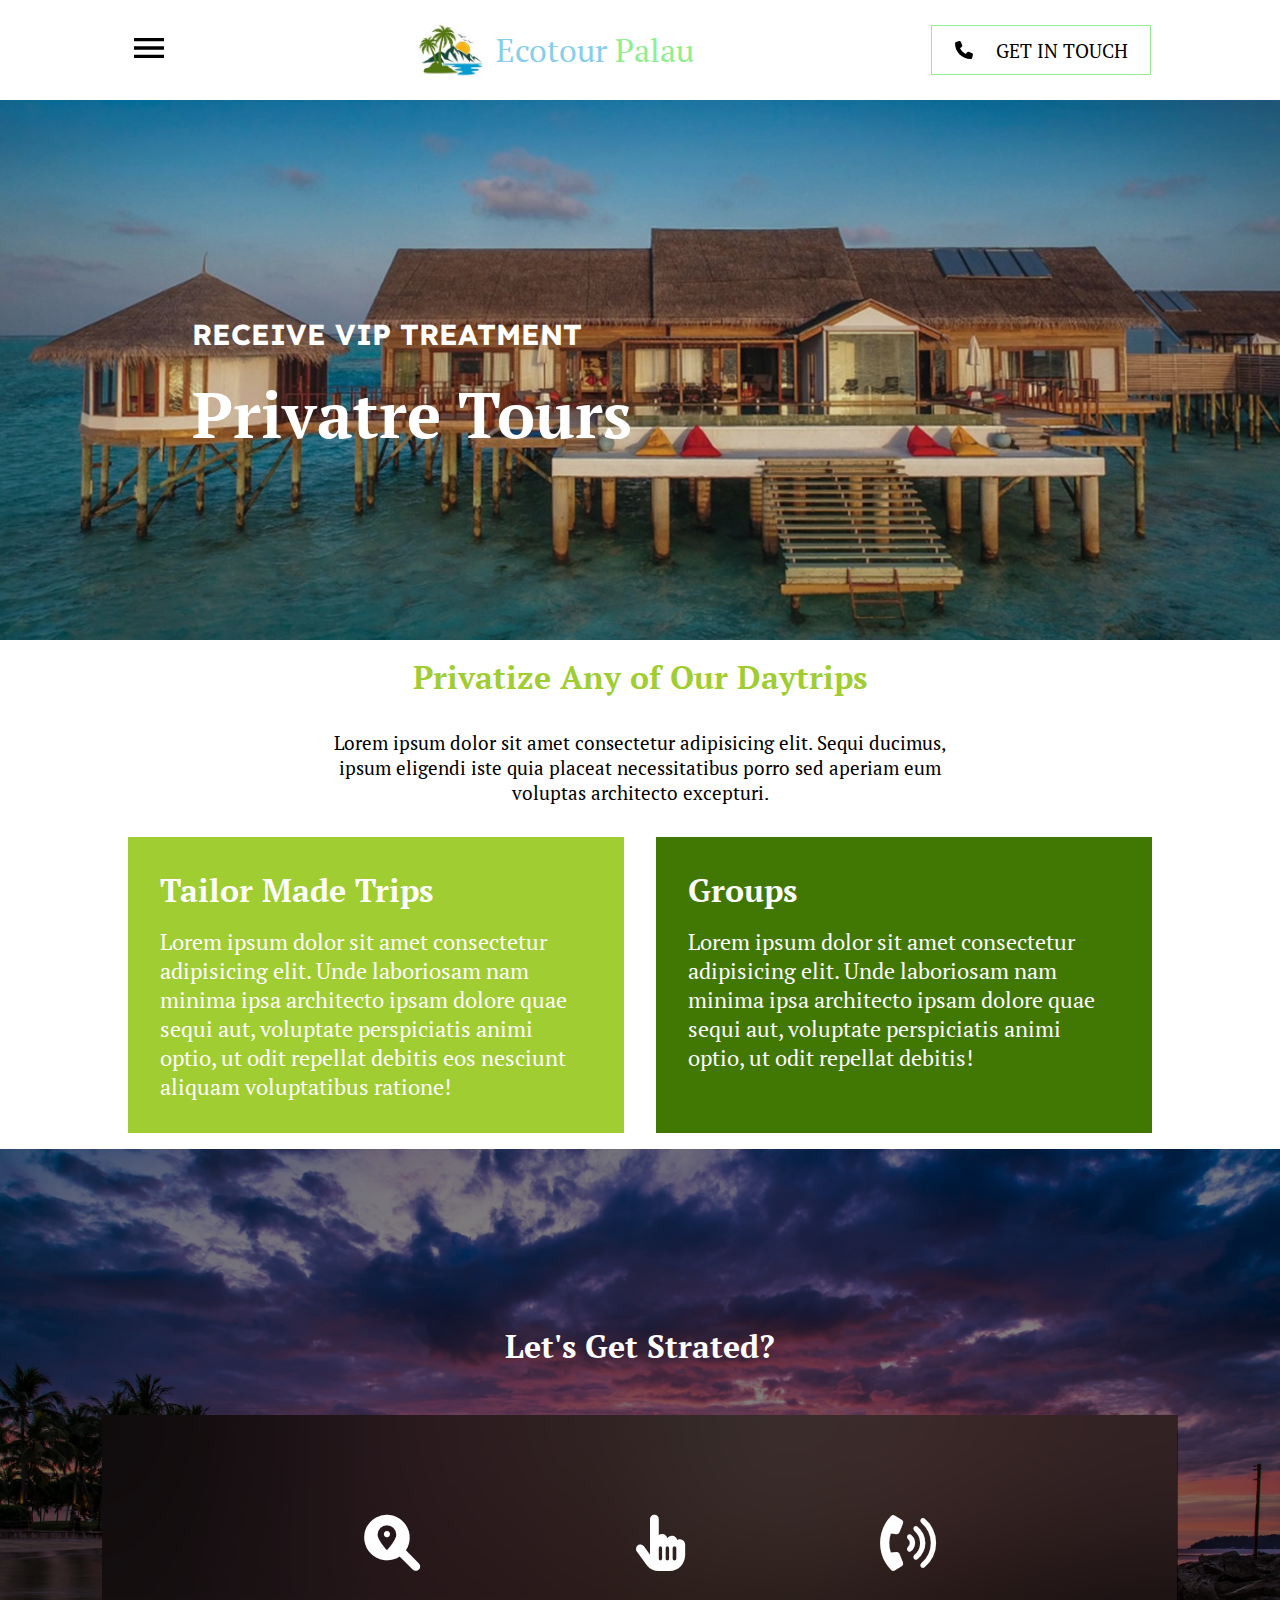
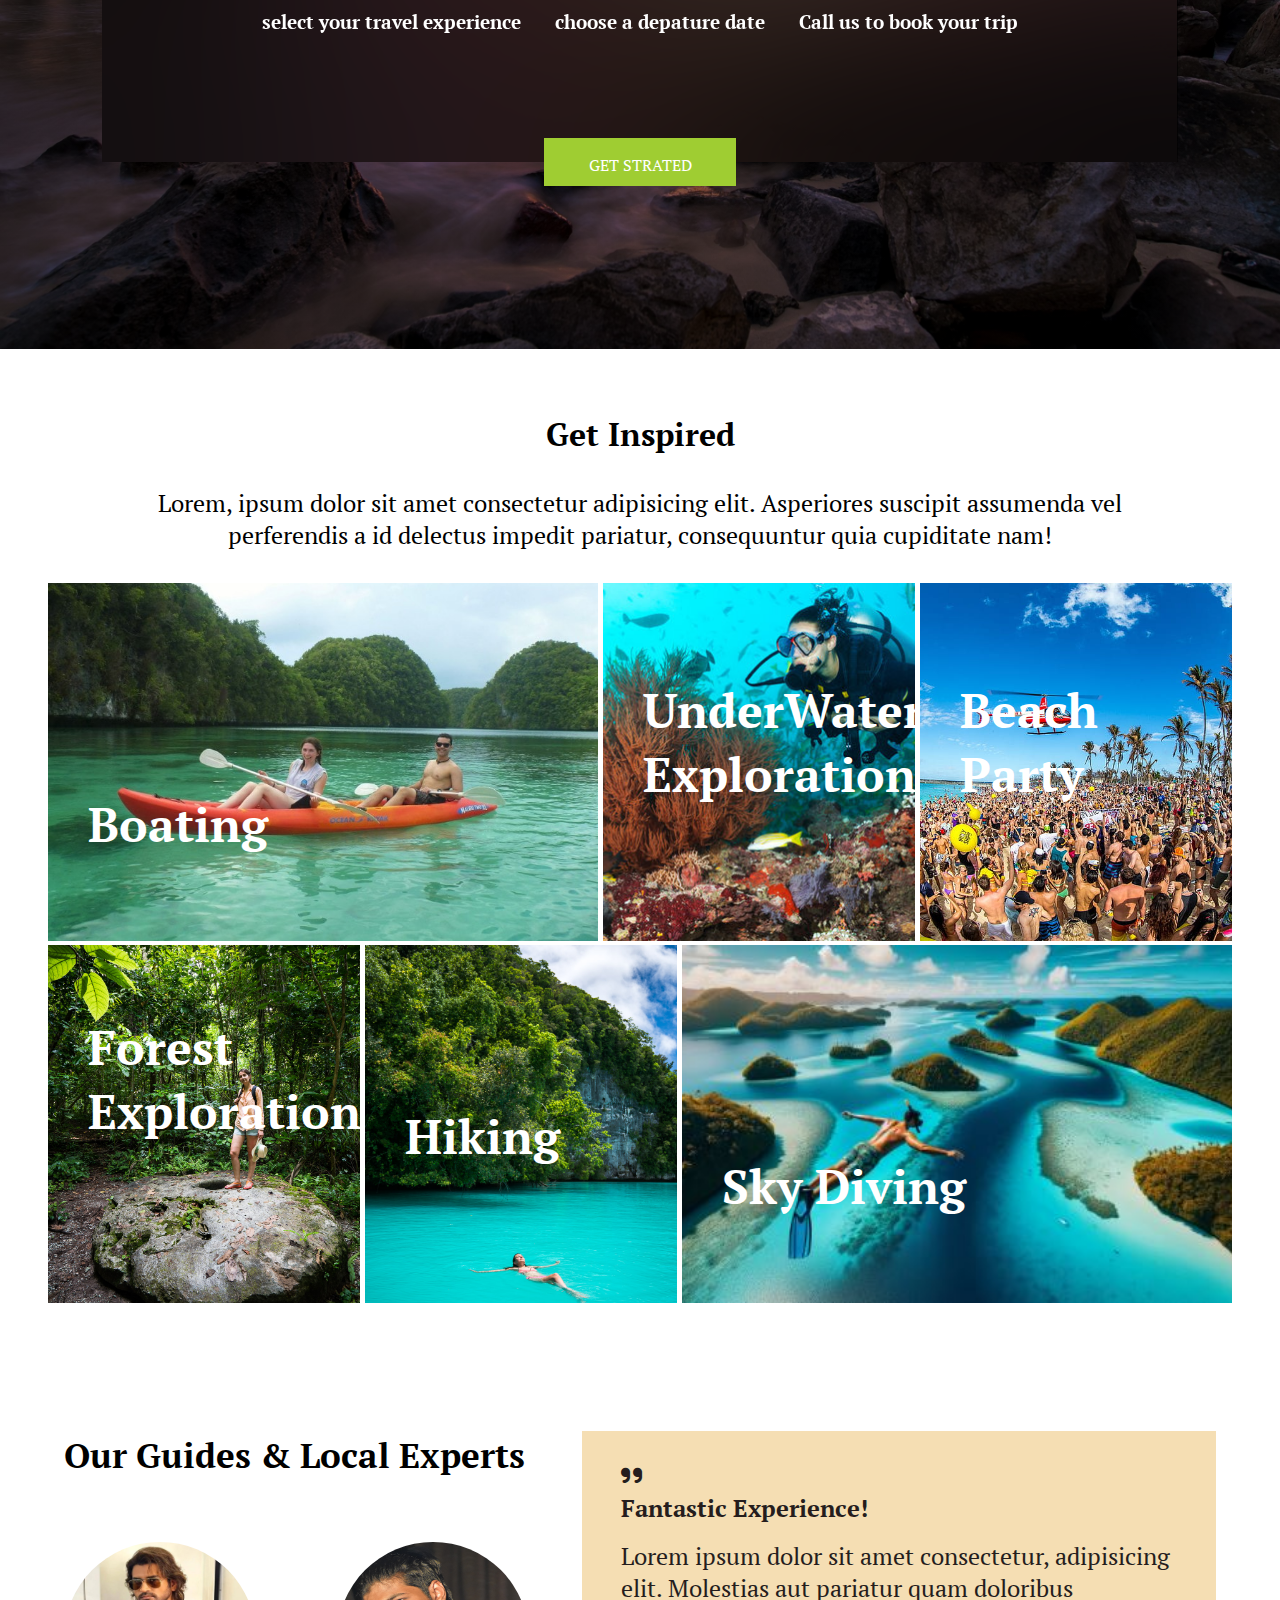
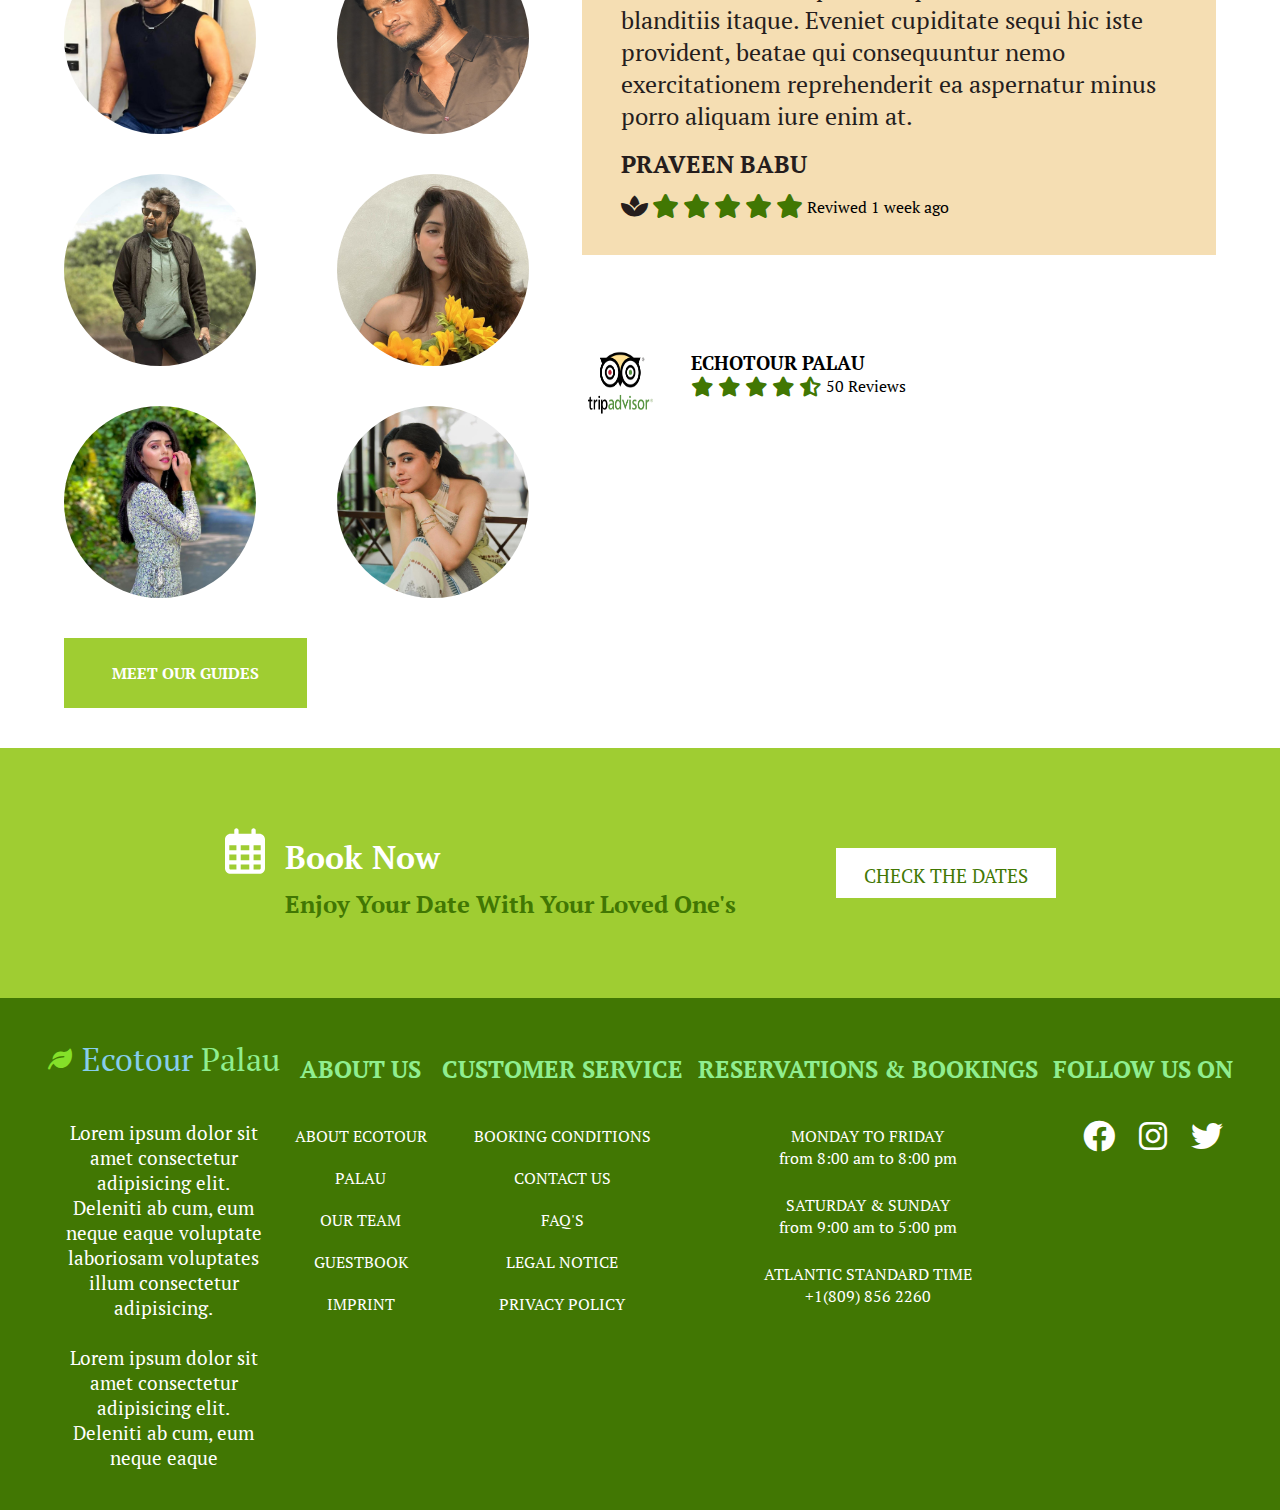
<file: _private/private.html>
<!DOCTYPE html>
<html lang="en">

<head>
    <meta charset="UTF-8">
    <meta http-equiv="X-UA-Compatible" content="IE=edge">
    <meta name="viewport" content="width=device-width, initial-scale=1.0">
    <title>Private - Ecotour | by Praveen Babu</title>
    <link rel="stylesheet" href="https://cdnjs.cloudflare.com/ajax/libs/font-awesome/6.0.0/css/all.min.css" />
    <link rel="stylesheet" href="private.css" />
    <link rel="stylesheet" href="../_shared/shared.css" />
</head>

<body>
    <header>
        <div id="navbar">
            <div class="menubar">
                <a id="#" href="#" onclick="openSideBar(event)"><svg height="40px" viewBox="0 -960 960 960"
                        width="40px">
                        <path d="M120-240v-80h720v80H120Zm0-200v-80h720v80H120Zm0-200v-80h720v80H120Z"></path>
                    </svg></a>
                <div class="sidebars">
                    <div class="closeButton"><button onclick="closeSideBar(event)">X</button></div>
                    <ul>
                        <a id="sideBar" href="../index.html">HOME</a>
                        <a id="sideBar" href="../_destination/destination.html">DESTINATION</a>
                        <a id="sideBar" href="private.html" style="background-color: rgb(45, 70, 17)">PRIVATE TOUR</a>
                        <a id="sideBar" href="../_singletour/singletour.html">SINGLE TOUR</a>
                        <a id="sideBar" href="../_tourlist/tourlist.html">TOUR LIST</a>
                    </ul>
                </div>
            </div>
            <div class="logo">
                <img src="../_images/logo.jpg" width="90px" height="90px">
                <p>Ecotour <span>Palau</span></p>
            </div>
            <div class="getintouch">
                <svg viewBox="0 0 512 512" width="18px" height="40px">
                    <path
                        d="M164.9 24.6c-7.7-18.6-28-28.5-47.4-23.2l-88 24C12.1 30.2 0 46 0 64C0 311.4 200.6 512 448 512c18 0 33.8-12.1 38.6-29.5l24-88c5.3-19.4-4.6-39.7-23.2-47.4l-96-40c-16.3-6.8-35.2-2.1-46.3 11.6L304.7 368C234.3 334.7 177.3 277.7 144 207.3L193.3 167c13.7-11.2 18.4-30 11.6-46.3l-40-96z" />
                </svg>
                <p>GET IN TOUCH</p>
            </div>
        </div>
    </header>
    <main>
        <!-- <div class="private1">
            <h3>RECEIVE VIP TREATMENT</h3>
            <h1>Privatre Tours</h1>
        </div> -->
        <div class="mainPic">
            <img class="lazyLoad" src="_images/Ozen-water-villa-min.jpg" width="100%" height="100%" data-src="_images/Ozen-water-villa.jpg">
            <div class="picLabel">
                <h2>RECEIVE VIP TREATMENT</h2>
                <h1>Privatre Tours</h1>
            </div>
        </div>
        <div class="private2">
            <div class="priDiv1">
                <h4>Privatize Any of Our Daytrips</h4>
                <p>Lorem ipsum dolor sit amet consectetur adipisicing elit. Sequi ducimus, ipsum eligendi iste quia
                    placeat necessitatibus porro sed aperiam eum voluptas architecto excepturi.</p>
            </div>
            <div class="priDiv2">
                <div class="priContainer1 priContainer">
                    <h3>Tailor Made Trips</h3>
                    <p>Lorem ipsum dolor sit amet consectetur adipisicing elit. Unde laboriosam nam minima ipsa
                        architecto ipsam dolore quae sequi aut, voluptate perspiciatis animi optio, ut odit repellat
                        debitis eos nesciunt aliquam voluptatibus ratione!</p>
                </div>
                <div class="priContainer2 priContainer">
                    <h3>Groups</h3>
                    <p>Lorem ipsum dolor sit amet consectetur adipisicing elit. Unde laboriosam nam minima ipsa
                        architecto ipsam dolore quae sequi aut, voluptate perspiciatis animi optio, ut odit repellat
                        debitis!</p>
                </div>
            </div>
        </div>
        <div class="private3">
            <h3>Let's Get Strated?</h3>
            <div class="options">
                <div class="option">
                    <i class="fa-solid fa-magnifying-glass-location fa-2xl" style="color: #ffffff;"></i>
                    <h4>select your travel experience</h4>
                </div>
                <div class="option">
                    <i class="fa-solid fa-hand-pointer fa-2xl" style="color: #ffffff;"></i>
                    <h4>choose a depature date</h4>
                </div>
                <div class="option">
                    <i class="fa-solid fa-phone-volume fa-2xl" style="color: #ffffff;"></i>
                    <h4>Call us to book your trip</h4>
                </div>
                <a href="#" onclick="openPopup(event)">GET STRATED</a>
            </div>
        </div>
        <div class="popup-overlay">
            <div class="popupbox">
                <form id="form">
                    <div class="Top">
                        <div class="divtop divtop1">
                            <p for="experience">SELECT YOUR TRAVEL EXPERIENCE</p><br>
                            <input id="experience" class="input shadow" type="text"
                                placeholder="Discove the Palau and the Deep South" required>
                        </div>
                        <div class="divtop divtop2">
                            <p for="Date">Select Date</p><br>
                            <input id="Date" class="input1 shadow" type="Number" placeholder="dd/mm/yy" required>
                        </div>
                        <div class="divtop">
                            <p for="noadults">No of Adults</p><br>
                            <input id="noadults" class="input1 shadow" type="number" placeholder="" required>
                        </div>
                        <div class="divtop">
                            <p for="nochild">No of Children</p><br>
                            <input id="nochild" class="input1 shadow" type="number" placeholder="" required>
                        </div>
                        <span class="closebtn" onclick="closePopup(event)">X</span>
                    </div>
                    <div class="bottom">
                        <div class="containerleft">
                            <div class="leftTop">
                                <div class="Ltop">
                                    <p for="Fname">First Name</p><br>
                                    <input id="Fname" class="shadow" type="text" placeholder="FirstName" required>
                                </div>
                                <div class="Ltop">
                                    <p for="Lname">Last Name</p><br>
                                    <input id="Lname" class="shadow" type="text" placeholder="LastName" required>
                                </div>
                                <div class="Ltop email">
                                    <p for="Email">Email</p><br>
                                    <input id="EMail" class="shadow" type="Email" placeholder="Email" required>
                                </div>
                            </div>
                            <div class="leftBottom">
                                <p for="message">Message</p><br>
                                <textarea id="message" class="shadow" rows="5" class="textarea" required></textarea>
                            </div>
                        </div>
                        <div class="containerRight">
                            <div class="right">
                                <p for="phone">Phone</p><br>
                                <input id="phone" class="shadow" type="number" placeholder="Phone No" required>
                            </div>
                            <div class="right">
                                <p for="place">I'm from</p><br>
                                <input id="place" class="shadow" type="text" required>
                            </div>
                            <div class="right checkbox">
                                <input type="checkbox" id="checkbox">
                                <p for="checkboc">I've read and agree to the privacy policy</p>
                            </div>
                            <div class="rightbtn">
                                <button class="shadow" onclick="clearform(event)">SEND TRAVEL REQUEST</button>
                            </div>
                        </div>
                    </div>
                </form>
            </div>
        </div>
        <div class="private4">
            <h1>Get Inspired</h1>
            <p>Lorem, ipsum dolor sit amet consectetur adipisicing elit. Asperiores suscipit assumenda vel perferendis a
                id delectus impedit pariatur, consequuntur quia cupiditate nam!</p>
            <div class="photos">
                <div class="box box1">
                    <img src="../_images/boating.jpg" width="100%" height="100%">
                    <div class="imageInfo">
                        <h3>Boating</h3>
                        <p>Deparing From: Palau</p>
                        <p>Lorem ipsum dolor sit amet consectetur adipisicing elit. Iure vitae perspiciatis. Este colom
                            suptle!</p>
                    </div>
                </div>
                <div class="box box2">
                    <img src="../_images/underwater.jpg" width="100%" height="100%">
                    <div class="imageInfo">
                        <h3>UnderWater Exploration</h3>
                        <p>Deparing From: Palau Beach</p>
                        <p>Lorem ipsum dolor sit amet consectetur adipisicing elit. Iure vitae perspiciatis. Este colom
                            suptle!</p>
                    </div>
                </div>
                <div class="box box3">
                    <img src="../_images/beachparty.jpg" width="100%" height="100%">
                    <div class="imageInfo">
                        <h3>Beach Party</h3>
                        <p>Deparing From: Palau Resort</p>
                        <p>Lorem ipsum dolor sit amet consectetur adipisicing elit. Iure vitae perspiciatis. Este colom
                            suptle!</p>
                    </div>
                </div>
                <div class="box box4">
                    <img src="../_images/forestexploratio.jpg" width="100%" height="100%">
                    <div class="imageInfo">
                        <h3>Forest Exploration</h3>
                        <p>Deparing From: Palau WesternCoast</p>
                        <p>Lorem ipsum dolor sit amet consectetur adipisicing elit. Iure vitae perspiciatis. Este colom
                            suptle!</p>
                    </div>
                </div>
                <div class="box box5">
                    <img src="../_images/hiking.jpg" width="100%" height="100%">
                    <div class="imageInfo">
                        <h3>Hiking</h3>
                        <p>Deparing From: Palau Hill</p>
                        <p>Lorem ipsum dolor sit amet consectetur adipisicing elit. Iure vitae perspiciatis. Este colom
                            suptle!</p>
                    </div>
                </div>
                <div class="box box6">
                    <img src="../_images/skydiving.jpg" width="100%" height="100%">
                    <div class="imageInfo">
                        <h3>Sky Diving</h3>
                        <p>Deparing From: Palau beachside</p>
                        <p>Lorem ipsum dolor sit amet consectetur adipisicing elit. Iure vitae perspiciatis. Este colom
                            suptle!</p>
                    </div>
                </div>
            </div>
        </div>
        <div class="private5">
            <div class="experts">
                <h2>Our Guides & Local Experts</h2>
                <div class="guides">
                    <img src="_images/dhoni.jpg" width="100%" height="100%" alt="404">
                    <img src="_images/me.jpg" width="100%" height="100%" alt="404">
                    <img src="_images/rajini.jpg" width="100%" height="100%" alt="404">
                    <img src="_images/kashmira.jpg" width="100%" height="100%" alt="">
                    <img src="_images/malika.jpg" width="100%" height="100%" alt="">
                    <img src="_images/priyanka.jpg" width="100%" height="100%" alt="">
                </div>
                <a href="#navbar">MEET OUR GUIDES</a>
            </div>
            <div class="review">
                <div class="reviews">
                    <i class="fa-solid fa-quote-right fa-2xl" style="color: #251d1d;"></i>
                    <h3>Fantastic Experience!</h3>
                    <p>Lorem ipsum dolor sit amet consectetur, adipisicing elit. Molestias aut pariatur quam doloribus
                        blanditiis itaque. Eveniet cupiditate sequi hic iste provident, beatae qui consequuntur nemo
                        exercitationem reprehenderit ea aspernatur minus porro aliquam iure enim at.</p>
                    <h3>PRAVEEN BABU</h3>
                    <span>
                        <i class="fa-solid fa-spa fa-lg"></i>
                        <i class="fa-solid fa-star fa-lg" style="color: #417703;"></i>
                        <i class="fa-solid fa-star fa-lg" style="color: #417703;"></i>
                        <i class="fa-solid fa-star fa-lg" style="color: #417703;"></i>
                        <i class="fa-solid fa-star fa-lg" style="color: #417703;"></i>
                        <i class="fa-solid fa-star fa-lg" style="color: #417703;"></i>
                        <span>Reviwed 1 week ago</span>
                    </span>
                </div>
                <div class="tripadvisor">
                    <img src="_images/TripAdvisor-Logo.png" alt="Image Not Found 404 Error!" width="200px"
                        height="150px">
                    <div class="triprev">
                        <h3>ECHOTOUR PALAU</h3>
                        <span>
                            <i class="fa-solid fa-star fa-lg" style="color: #417703;"></i>
                            <i class="fa-solid fa-star fa-lg" style="color: #417703;"></i>
                            <i class="fa-solid fa-star fa-lg" style="color: #417703;"></i>
                            <i class="fa-solid fa-star fa-lg" style="color: #417703;"></i>
                            <i class="fa-solid fa-star-half-stroke fa-lg" style="color: #417703;"></i>
                            <span>50 Reviews</span>
                        </span>
                    </div>
                </div>
            </div>
        </div>
    </main>
    <footer>
        <div id="bookDate">
            <div class="container1">
                <div>
                    <svg xmlns="http://www.w3.org/2000/svg" height="50" width="40"
                        viewBox="0 0 448 512"><!--!Font Awesome Free 6.5.1 by @fontawesome - https://fontawesome.com License - https://fontawesome.com/license/free Copyright 2024 Fonticons, Inc.-->
                        <path fill="#ffffff"
                            d="M152 24c0-13.3-10.7-24-24-24s-24 10.7-24 24V64H64C28.7 64 0 92.7 0 128v16 48V448c0 35.3 28.7 64 64 64H384c35.3 0 64-28.7 64-64V192 144 128c0-35.3-28.7-64-64-64H344V24c0-13.3-10.7-24-24-24s-24 10.7-24 24V64H152V24zM48 192h80v56H48V192zm0 104h80v64H48V296zm128 0h96v64H176V296zm144 0h80v64H320V296zm80-48H320V192h80v56zm0 160v40c0 8.8-7.2 16-16 16H320V408h80zm-128 0v56H176V408h96zm-144 0v56H64c-8.8 0-16-7.2-16-16V408h80zM272 248H176V192h96v56z" />
                    </svg>
                </div>
                <div>
                    <h1>Book Now</h1>
                    <h2>Enjoy Your Date With Your Loved One's</h2>
                </div>
            </div>
            <div class="container2">
                <p>CHECK THE DATES</p>
            </div>
        </div>
        <div id="info">
            <div class="container container1">
                <div class="logo">
                    <i class="fa-solid fa-leaf fa-beat-fade fa-xl" style="color: #85e029;"></i>
                    <!-- <img src="_images\logo.jpg" width="50px" height="50px"> -->
                    <p>Ecotour <span>Palau</span></p>
                </div>
                <div class="ab">
                    <p>Lorem ipsum dolor sit amet consectetur adipisicing elit. Deleniti ab cum, eum neque eaque
                        voluptate laboriosam voluptates illum consectetur adipisicing. </p><br>
                    <p>Lorem ipsum dolor sit amet consectetur adipisicing elit. Deleniti ab cum, eum neque eaque </p>
                </div>
            </div>
            <div class="container container2">
                <div>
                    <h2>ABOUT US</h2>
                </div>
                <div>
                    <a href="#navbar">ABOUT ECOTOUR</a>
                    <a href="#navbar">PALAU</a>
                    <a href="#navbar">OUR TEAM</a>
                    <a href="#navbar">GUESTBOOK</a>
                    <a href="#navbar">IMPRINT</a>
                </div>
            </div>
            <div class="container container2">
                <h2>CUSTOMER SERVICE</h2>
                <div>
                    <a href="#navbar">BOOKING CONDITIONS</a>
                    <a href="#navbar">CONTACT US</a>
                    <a href="#navbar">FAQ'S</a>
                    <a href="#navbar">LEGAL NOTICE</a>
                    <a href="#navbar">PRIVACY POLICY</a>
                </div>
            </div>
            <div class="container">
                <div>
                    <h2>RESERVATIONS & BOOKINGS</h2>
                </div>
                <div class="subContainer">
                    <div>
                        <p>MONDAY TO FRIDAY</p>
                        <p>from 8:00 am to 8:00 pm</p>
                    </div>
                    <div>
                        <p>SATURDAY & SUNDAY</p>
                        <p>from 9:00 am to 5:00 pm</p>
                    </div>
                    <div>
                        <p>ATLANTIC STANDARD TIME</p>
                        <p>+1(809) 856 2260</p>
                    </div>
                </div>
            </div>
            <div class="container">
                <h2>FOLLOW US ON</h2>
                <div class="socialMedia">
                    <a href="https://www.facebook.com/"><i class="fa-brands fa-facebook fa-bounce fa-2xl"
                            style="color: #ffffff;"></i></a>
                    <a href="https://www.instagram.com/"><i class="fa-brands fa-instagram fa-bounce fa-2xl"
                            style="color: #ffffff;"></i></a>
                    <a href="https://www.instagram.com/"><i class="fa-brands fa-twitter fa-bounce fa-2xl"
                            style="color: #ffffff;"></i></a>
                </div>
            </div>
        </div>
    </footer>
    <script src="../_shared/shared.js"></script>
</body>

</html>
</file>
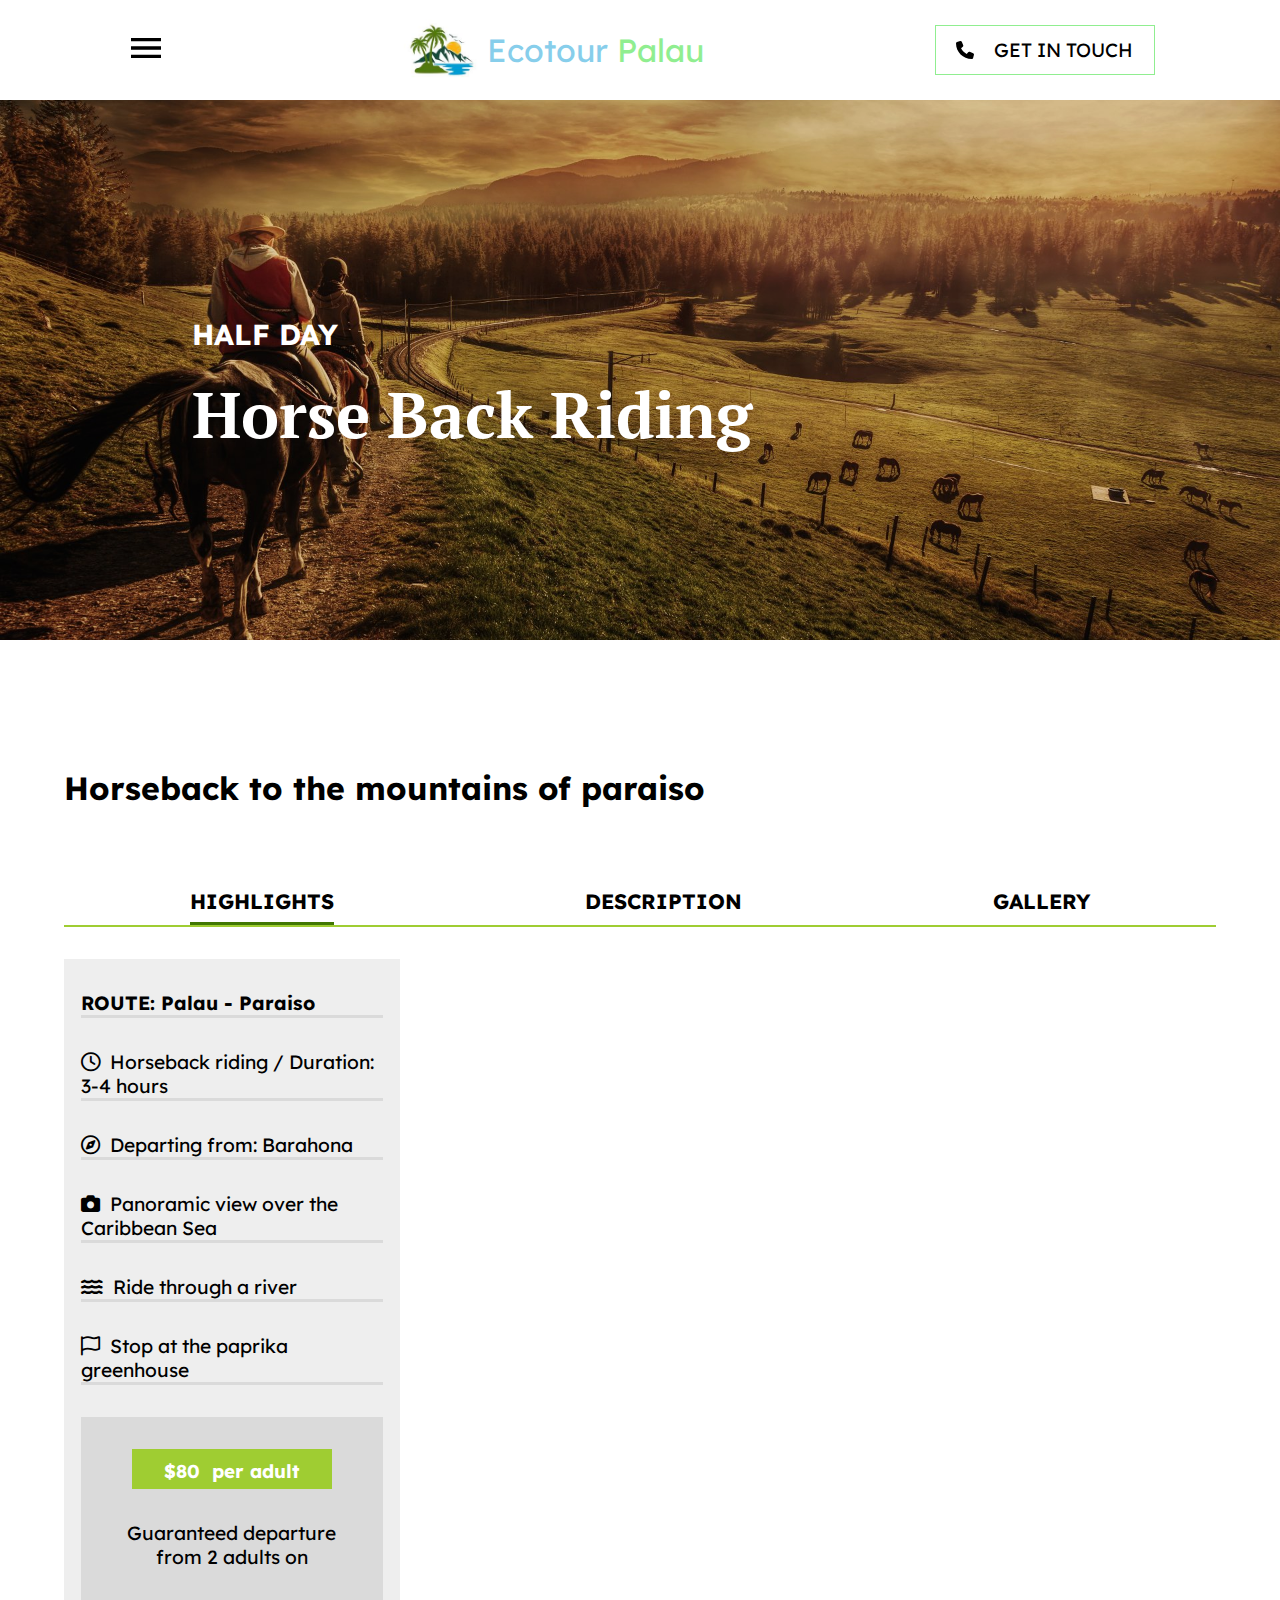
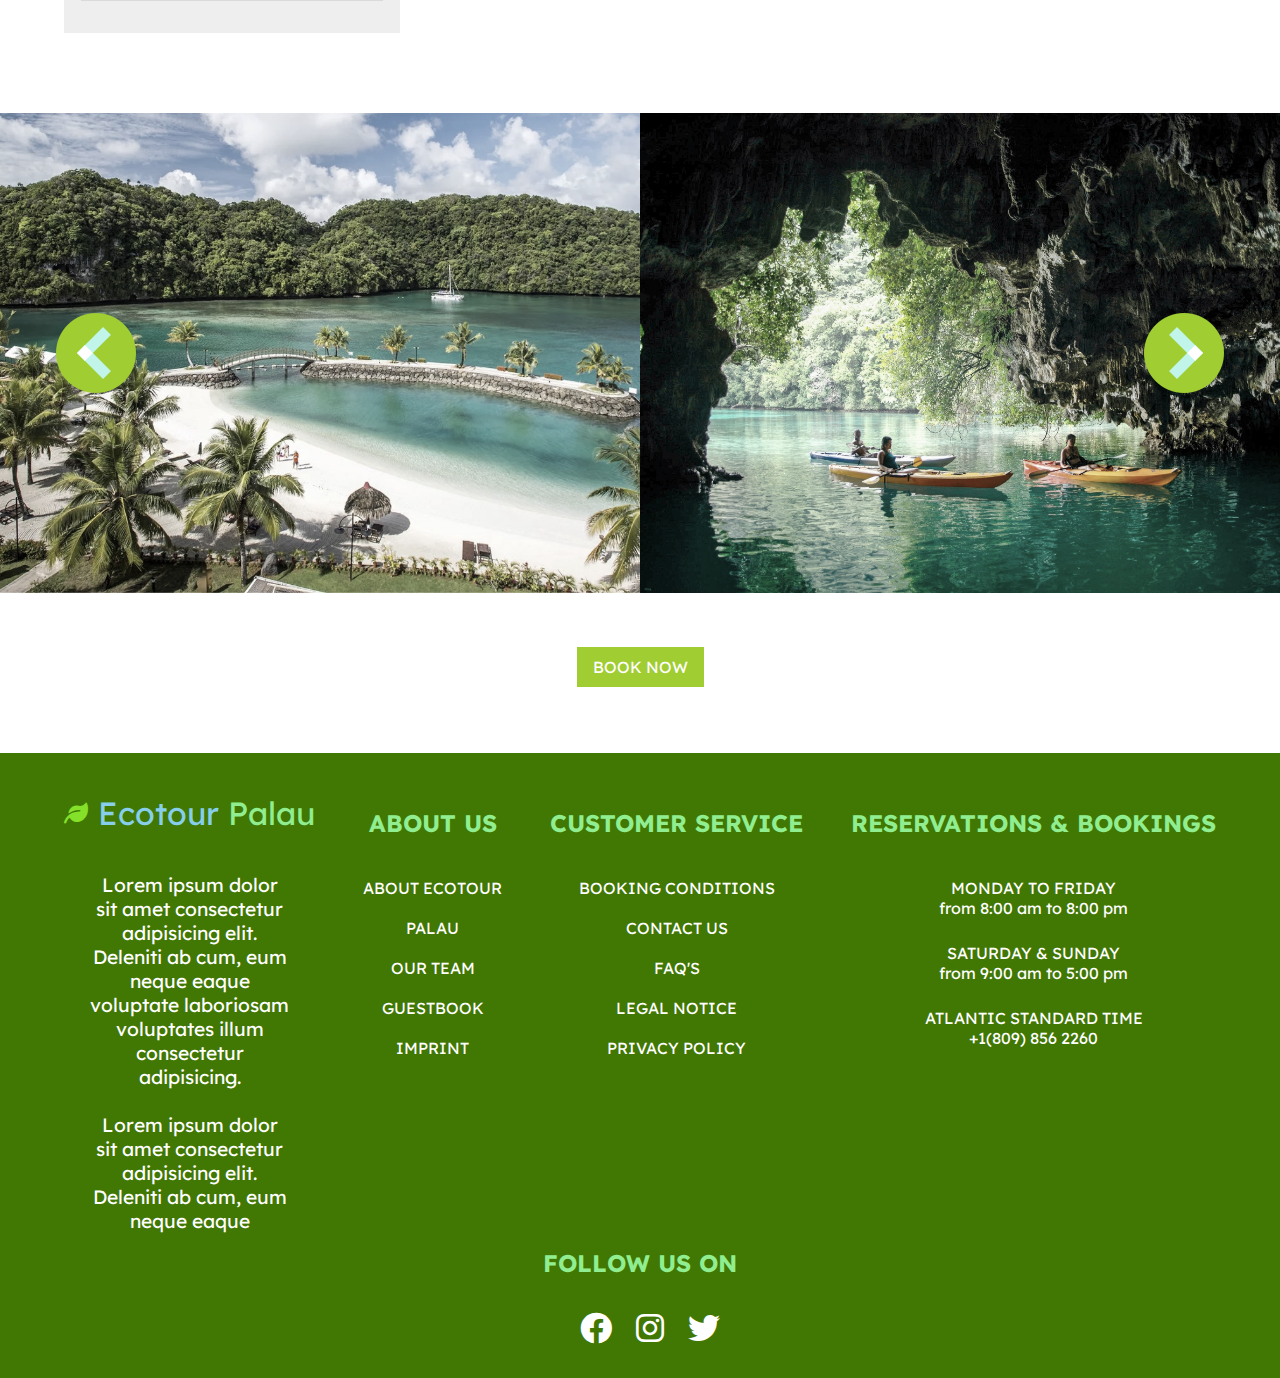
<file: _singletour/singletour.html>
<!DOCTYPE html>
<html lang="en">

<head>
    <meta charset="UTF-8">
    <meta http-equiv="X-UA-Compatible" content="IE=edge">
    <meta name="viewport" content="width=device-width, initial-scale=1.0">
    <title>SingleTour - Ecotour | by Praveen Babu</title>
    <link rel="stylesheet" href="https://cdnjs.cloudflare.com/ajax/libs/font-awesome/6.0.0/css/all.min.css" />
    <link rel="stylesheet" href="../_shared/shared.css" />
    <link rel="stylesheet" href="singletour.css" />
</head>

<body>
    <header>
        <div id="navbar">
            <div class="menubar">
                <a id="#" href="#" onclick="openSideBar(event)"><svg height="40px" viewBox="0 -960 960 960"
                        width="40px">
                        <path d="M120-240v-80h720v80H120Zm0-200v-80h720v80H120Zm0-200v-80h720v80H120Z"></path>
                    </svg></a>
                <div class="sidebars">
                    <div class="closeButton"><button onclick="closeSideBar(event)">X</button></div>
                    <ul>
                        <a id="sideBar" href="../index.html">HOME</a>
                        <a id="sideBar" href="../_destination/destination.html">DESTINATION</a>
                        <a id="sideBar" href="../_private/private.html">PRIVATE TOUR</a>
                        <a id="sideBar" href="singletour.html" style="background-color: rgb(45, 70, 17);">SINGLE TOUR</a>
                        <a id="sideBar" href="../_tourlist/tourlist.html">TOUR LIST</a>
                    </ul>
                </div>
            </div>
            <div class="logo">
                <img src="../_images/logo.jpg" width="90px" height="90px">
                <p>Ecotour <span>Palau</span></p>
            </div>
            <div class="getintouch">
                <svg viewBox="0 0 512 512" width="18px" height="40px">
                    <path
                        d="M164.9 24.6c-7.7-18.6-28-28.5-47.4-23.2l-88 24C12.1 30.2 0 46 0 64C0 311.4 200.6 512 448 512c18 0 33.8-12.1 38.6-29.5l24-88c5.3-19.4-4.6-39.7-23.2-47.4l-96-40c-16.3-6.8-35.2-2.1-46.3 11.6L304.7 368C234.3 334.7 177.3 277.7 144 207.3L193.3 167c13.7-11.2 18.4-30 11.6-46.3l-40-96z" />
                </svg>
                <p>GET IN TOUCH</p>
            </div>
        </div>
    </header>
    <main>
        <div class="mainPic">
            <img class="lazyLoad" src="_images/thumb-1920-556098-min.jpg" width="100%" height="100%" data-src="_images/thumb-1920-556098.jpg">
            <div class="picLabel">
                <h2>HALF DAY</h2>
                <h1>Horse Back Riding</h1>
            </div>
        </div>
        <div class="single2">
            <h2>Horseback to the mountains of paraiso</h2>
            <div class="selectionbar">
                <div class="options">
                    <div class="option"  onclick="popuphighlight(event)">
                        <h4 class="high op">HIGHLIGHTS</h4>
                    </div>
                    <div class="option" onclick="popupdescription(event)">
                        <h4 class="descrip op">DESCRIPTION</h4>
                    </div>
                    <div class="option" onclick="popupgallery(event)">
                        <h4 class="gall op">GALLERY</h4>
                    </div>       
                </div>
                <div class="optionsContent">
                    <div class="highlights">
                        <div class="highlightsContent1">
                            <div class="contentinfo">
                                <h4>ROUTE: Palau - Paraiso</h4>
                            </div>
                            <div class="contentinfo">
                                <i class="fa-regular fa-clock"></i>&nbsp;
                                <span>Horseback riding / Duration: 3-4 hours</span>
                            </div>
                            <div class="contentinfo">
                                <i class="fa-regular fa-compass"></i>&nbsp;
                                <span> Departing from: Barahona</span>
                            </div>
                            <div class="contentinfo">
                                <i class="fa-solid fa-camera"></i>&nbsp;
                                <span> Panoramic view over the Caribbean Sea</span>
                            </div>
                            <div class="contentinfo">
                                <i class="fa-solid fa-water"></i>&nbsp;
                                <span>Ride through a river</span>
                            </div>
                            <div class="contentinfo">
                                <i class="fa-regular fa-flag"></i>&nbsp;
                                <span>Stop at the paprika greenhouse</span>
                            </div>
                            <div class="price">
                                <h3>
                                    <span>$80</span>&nbsp;&nbsp;per adult
                                </h3>               
                                <p>Guaranteed departure from 2 adults on</p>
                            </div>
                        </div>
                        <div class="highlightsContent2">
                            <iframe src="https://www.google.com/maps/embed?pb=!1m18!1m12!1m3!1d4067217.9610363855!2d130.4020294573445!3d5.4332894417763695!2m3!1f0!2f0!3f0!3m2!1i1024!2i768!4f13.1!3m3!1m2!1s0x328445b4a2af0399%3A0x12ed1edd39a1ebbb!2sPalau!5e0!3m2!1sen!2sin!4v1711805962757!5m2!1sen!2sin" width="100%" height="100%" style="border:0;" allowfullscreen="" loading="lazy" referrerpolicy="no-referrer-when-downgrade"></iframe>
                        </div>
                    </div>
                    <div class="description">
                        <div class="descriptionContent1">
                            <div class="descriptiontinfo">
                                <p><span>ROUTE:</span> Palau - Paraiso</p>
                            </div>
                            <div class="descriptiontinfo descriptiongrid">
                                <span class="descriptionTime">1 hour</span>
                                <span class="descriptionMarker"></span>
                                <span class="descriptionLocation">Palau</span>
                            </div>
                            <div class="descriptiontinfo descriptiongrid">
                                <span class="descriptionTime">30 minutes</span>
                                <span class="descriptionMarker"></span>
                                <span class="descriptionLocation">Caribbean sea panoramic view</span>
                            </div>
                            <div class="descriptiontinfo descriptiongrid">
                                <span class="descriptionTime">1 hour</span>
                                <span class="descriptionMarker"></span>
                                <span class="descriptionLocation">River ride</span>
                            </div>
                            <div class="descriptiontinfo descriptiongrid">
                                <span class="descriptionTime">30 minutes</span>
                                <span class="descriptionMarker"></span>
                                <span class="descriptionLocation">Paprika greenhouse</span>
                            </div>
                            <div class="descriptiontinfo descriptiongrid">
                                <span class="tab__route-time">&nbsp;</span>
                                <span class="descriptionMarker"></span>
                                <span class="descriptionLocation">Paraiso</span>
                            </div>
                        </div>
                        <div class="descriptionContent2">
                            <div class="descriptionpara">
                                <p>Lorem ipsum, dolor sit amet consectetur adipisicing elit. Fugiat magnam nisi facere? Beatae recusandae esse vel asperiores sint consequuntur ex, nobis repellendus ab, minus reiciendis.</p>
                                <p>Lorem ipsum dolor, sit amet consectetur adipisicing elit. Illum repellendus perferendis vitae possimus est sunt quidem similique id quae dignissimos. Nisi incidunt perferendis maxime in, et iusto non perspiciatis nulla eos voluptatibus quos, corrupti fugiat cum hic doloribus libero debitis neque qui unde labore repellendus, cupiditate praesentium. Incidunt, mollitia modi.</p>
                                <p>Lorem ipsum dolor sit amet consectetur adipisicing elit. Alias quos similique facilis architecto assumenda rerum accusantium veritatis et consequuntur ipsum obcaecati placeat illum quo sapiente, natus aut ipsam odit suscipit. Atque neque deleniti explicabo dignissimos? Dolorum, nemo minus. Illo, adipisci.</p>
                                <a href="#navbar">BOOK NOW</a>
                            </div>
                        </div>
                    </div>
                    <div class="gallery">
                        <div class="photos">
                            <div class="box box1">
                                <img src="../_images/boating.jpg" width="100%" height="100%">
                            </div>
                            <div class="box box2">
                                <img src="../_images/underwater.jpg" width="100%" height="100%">
                            </div>
                            <div class="box box3">
                                <img src="../_images/beachparty.jpg" width="100%" height="100%">
                            </div>
                            <div class="box box4">
                                <img src="../_images/rockIsland.jpg" width="100%" height="100%">
                            </div>
                            <div class="box box5">
                                <img src="../_images/watersports.jpg" width="100%" height="100%">
                            </div>
                            <div class="box box6">
                                <img src="../_images/skydiving.jpg" width="100%" height="100%">
                            </div>
                        </div>
                        <div class="galleryphoto">
                            <img src="_images/thumb-1920-556098.jpg" width="100%" height="100%" alt="404">
                        </div>
                    </div>
                </div>
            </div>
        </div>
        <div class="single3">
            <div class="divslidegallery">
                <div class="div">
                    <span><img src="../_images/main.jpeg" width="100%" height="100%" alt="404"></span>
                    <span><img src="../_images/rockIsland.jpg" width="100%" height="100%"  alt="404"></span>
                </div>
                <div class="div">
                    <span><img src="../_destination/_images/Anantara-Dhigu_Maldives.jpg" width="100%" height="100%"  alt=""></span>
                    <span><img src="../_destination/_images/solomon island1.jpg" width="100%" height="100%" alt=""></span>
                </div>
                <div class="div">
                    <span><img src="../_private/_images/Ozen-water-villa.jpg" width="100%" height="100%" alt=""></span>
                    <span><img src="../_singletour/_images/thumb-1920-556098.jpg" width="100%" height="100%" alt=""></span>
                </div>
            </div>
            <img id="backbtn" class="btn" src="_images/back.png" alt="404">
            <img id="nextbtn" class="btn" src="_images/next.png" alt="404">
        </div>
        <div class="single4">
            <a href="#navbar">BOOK NOW</a>
        </div>
    </main>
    <footer>
        <div id="info">
            <div class="container container1">
                <div class="logo">
                    <i class="fa-solid fa-leaf fa-beat-fade fa-xl" style="color: #85e029;"></i>
                    <!-- <img src="_images\logo.jpg" width="50px" height="50px"> -->
                    <p>Ecotour <span>Palau</span></p>
                </div>
                <div class="ab">
                    <p>Lorem ipsum dolor sit amet consectetur adipisicing elit. Deleniti ab cum, eum neque eaque
                        voluptate laboriosam voluptates illum consectetur adipisicing. </p><br>
                    <p>Lorem ipsum dolor sit amet consectetur adipisicing elit. Deleniti ab cum, eum neque eaque </p>
                </div>
            </div>
            <div class="container container2">
                <div>
                    <h2>ABOUT US</h2>
                </div>
                <div>
                    <a href="#navbar">ABOUT ECOTOUR</a>
                    <a href="#navbar">PALAU</a>
                    <a href="#navbar">OUR TEAM</a>
                    <a href="#navbar">GUESTBOOK</a>
                    <a href="#navbar">IMPRINT</a>
                </div>
            </div>
            <div class="container container2">
                <h2>CUSTOMER SERVICE</h2>
                <div>
                    <a href="#navbar">BOOKING CONDITIONS</a>
                    <a href="#navbar">CONTACT US</a>
                    <a href="#navbar">FAQ'S</a>
                    <a href="#navbar">LEGAL NOTICE</a>
                    <a href="#navbar">PRIVACY POLICY</a>
                </div>
            </div>
            <div class="container">
                <div>
                    <h2>RESERVATIONS & BOOKINGS</h2>
                </div>
                <div class="subContainer">
                    <div>
                        <p>MONDAY TO FRIDAY</p>
                        <p>from 8:00 am to 8:00 pm</p>
                    </div>
                    <div>
                        <p>SATURDAY & SUNDAY</p>
                        <p>from 9:00 am to 5:00 pm</p>
                    </div>
                    <div>
                        <p>ATLANTIC STANDARD TIME</p>
                        <p>+1(809) 856 2260</p>
                    </div>
                </div>
            </div>
            <div class="container">
                <h2>FOLLOW US ON</h2>
                <div class="socialMedia">
                    <a href="https://www.facebook.com/"><i class="fa-brands fa-facebook fa-bounce fa-2xl"
                            style="color: #ffffff;"></i></a>
                    <a href="https://www.instagram.com/"><i class="fa-brands fa-instagram fa-bounce fa-2xl"
                            style="color: #ffffff;"></i></a>
                    <a href="https://www.instagram.com/"><i class="fa-brands fa-twitter fa-bounce fa-2xl"
                            style="color: #ffffff;"></i></a>
                </div>
            </div>
        </div>
    </footer>
    <script src="../_shared/shared.js"></script>
</body>

</html>
</file>
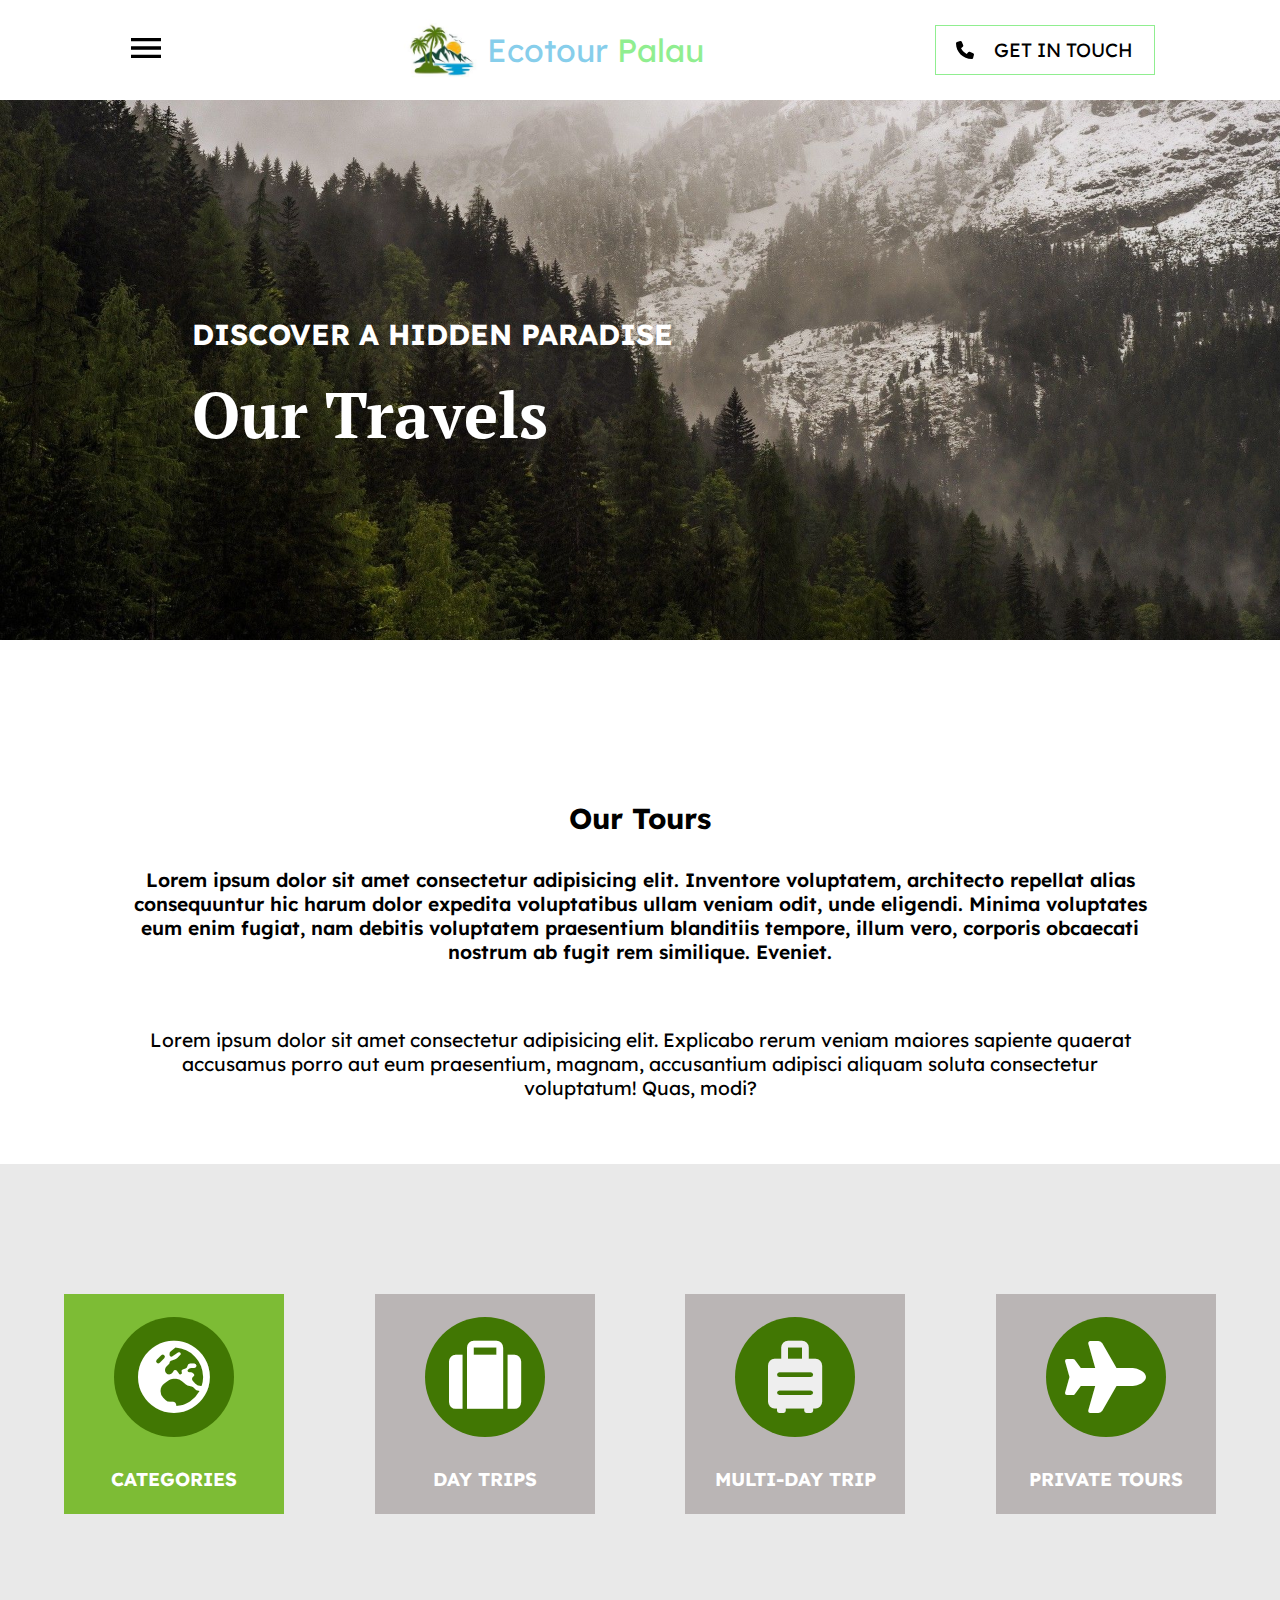
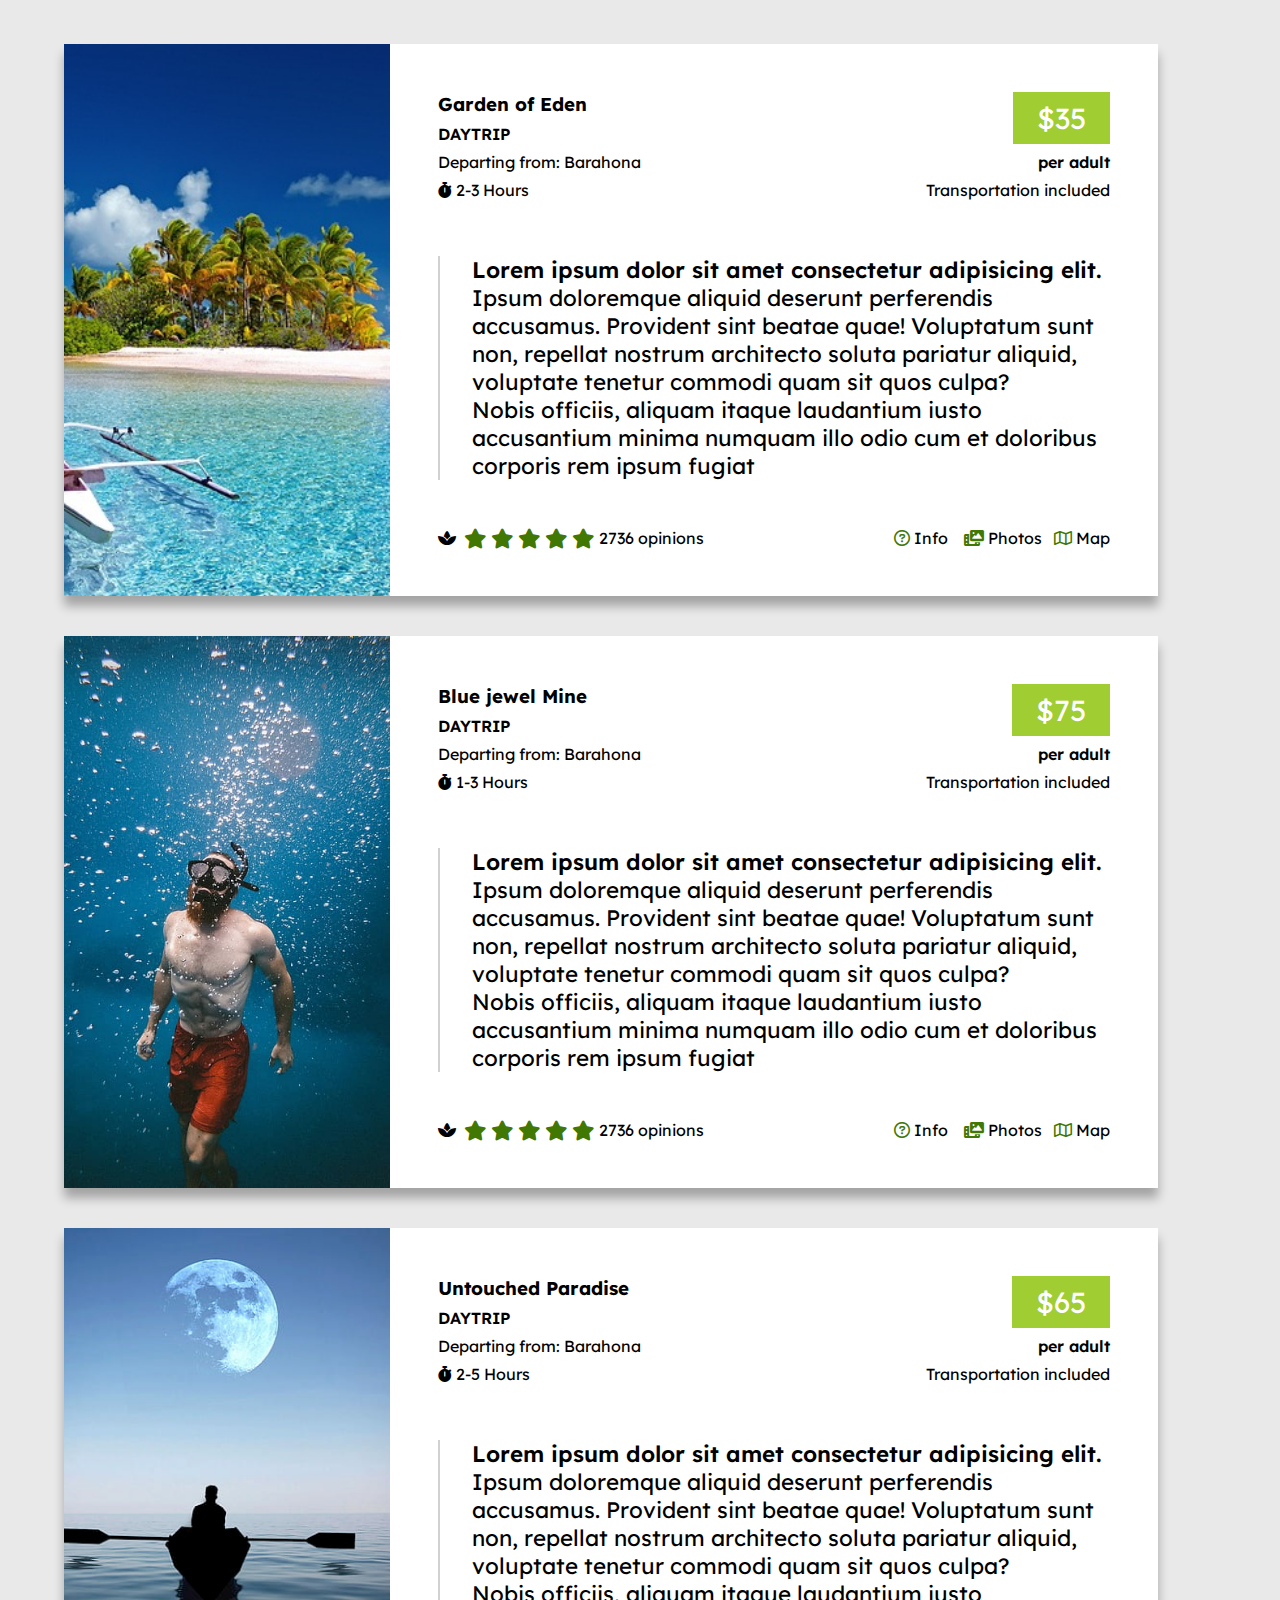
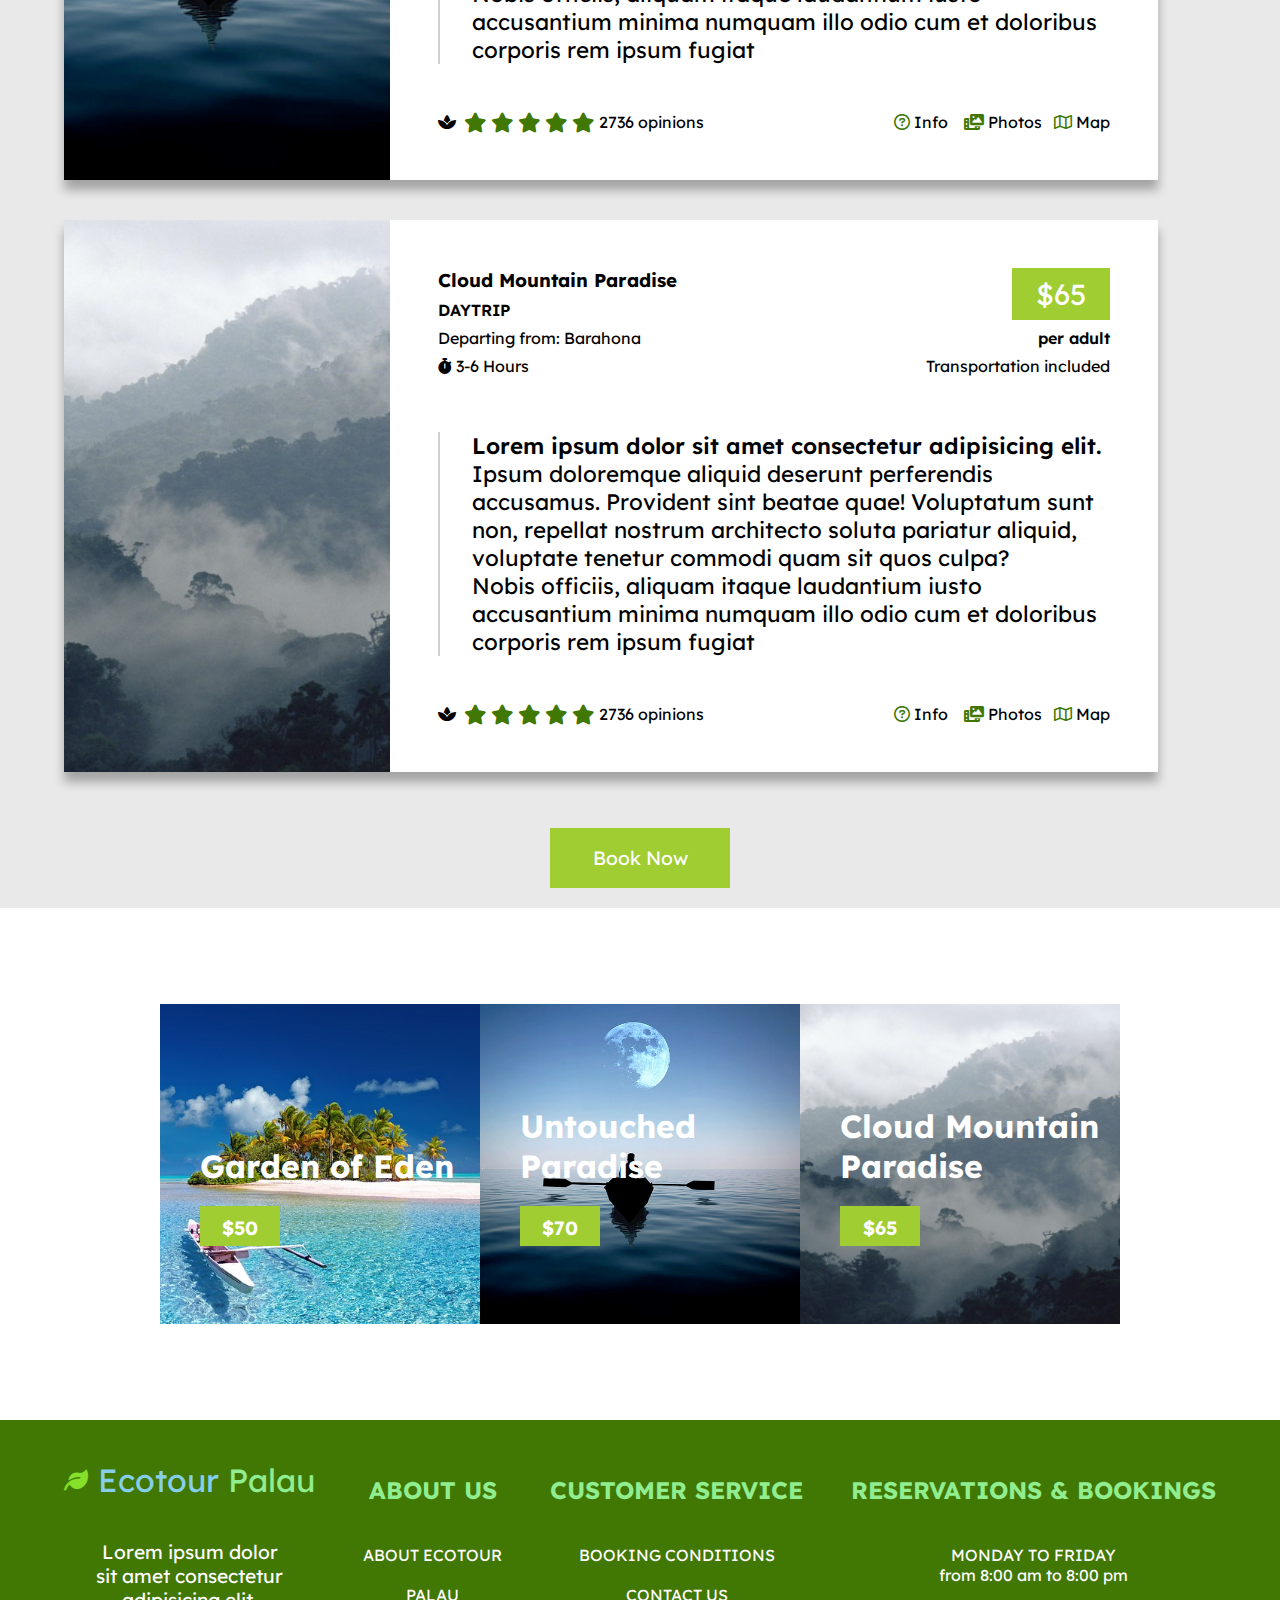
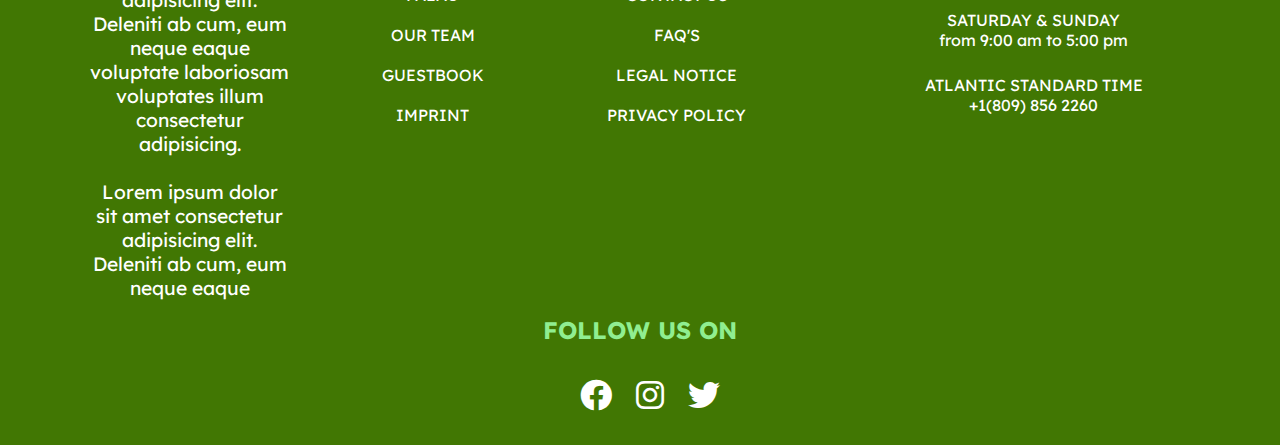
<file: _tourlist/tourlist.html>
<!DOCTYPE html>
<html lang="en">

<head>
    <meta charset="UTF-8">
    <meta http-equiv="X-UA-Compatible" content="IE=edge">
    <meta name="viewport" content="width=device-width, initial-scale=1.0">
    <title>TourList - Ecotour | by Praveen Babu</title>
    <link rel="stylesheet" href="https://cdnjs.cloudflare.com/ajax/libs/font-awesome/6.0.0/css/all.min.css" />
    <link rel="stylesheet" href="../_shared/shared.css" />
    <link rel="stylesheet" href="tourlist.css" />
</head>

<body>
    <header>
        <div id="navbar">
            <div class="menubar">
                <a id="#" href="#" onclick="openSideBar(event)"><svg height="40px" viewBox="0 -960 960 960"
                        width="40px">
                        <path d="M120-240v-80h720v80H120Zm0-200v-80h720v80H120Zm0-200v-80h720v80H120Z"></path>
                    </svg></a>
                <div class="sidebars">
                    <div class="closeButton"><button onclick="closeSideBar(event)">X</button></div>
                    <ul>
                        <a id="sideBar" href="../index.html">HOME</a>
                        <a id="sideBar" href="../_destination/destination.html">DESTINATION</a>
                        <a id="sideBar" href="../_private/private.html">PRIVATE TOUR</a>
                        <a id="sideBar" href="../_singletour/singletour.html">SINGLE TOUR</a>
                        <a id="sideBar" href="tourlist.html" style="background-color: rgb(45, 70, 17)">TOUR LIST</a>
                    </ul>
                </div>
            </div>
            <div class="logo">
                <img src="../_images/logo.jpg" width="90px" height="90px">
                <p>Ecotour <span>Palau</span></p>
            </div>
            <div class="getintouch">
                <svg viewBox="0 0 512 512" width="18px" height="40px">
                    <path
                        d="M164.9 24.6c-7.7-18.6-28-28.5-47.4-23.2l-88 24C12.1 30.2 0 46 0 64C0 311.4 200.6 512 448 512c18 0 33.8-12.1 38.6-29.5l24-88c5.3-19.4-4.6-39.7-23.2-47.4l-96-40c-16.3-6.8-35.2-2.1-46.3 11.6L304.7 368C234.3 334.7 177.3 277.7 144 207.3L193.3 167c13.7-11.2 18.4-30 11.6-46.3l-40-96z" />
                </svg>
                <p>GET IN TOUCH</p>
            </div>
        </div>
    </header>
    <main>
        <div class="mainPic">
            <img class="lazyLoad" src="_images/compressed.jpg" width="100%" height="100%" data-src="_images/265643-wilderness-wallpaper-top-free-wilderness-background.jpg">
            <div class="picLabel">
                <h2>DISCOVER A HIDDEN PARADISE</h2>
                <h1>Our Travels</h1>
            </div>
        </div>
        <div class="tourlist2">
            <h2>Our Tours</h2>
            <p class="bold">Lorem ipsum dolor sit amet consectetur adipisicing elit. Inventore voluptatem, architecto
                repellat alias consequuntur hic harum dolor expedita voluptatibus ullam veniam odit, unde eligendi.
                Minima voluptates eum enim fugiat, nam debitis voluptatem praesentium blanditiis tempore, illum vero,
                corporis obcaecati nostrum ab fugit rem similique. Eveniet.</p>
            <p>Lorem ipsum dolor sit amet consectetur adipisicing elit. Explicabo rerum veniam maiores sapiente quaerat
                accusamus porro aut eum praesentium, magnam, accusantium adipisci aliquam soluta consectetur voluptatum!
                Quas, modi?</p>
        </div>
        <div class="tourlist3">
            <div class="flexcategories">
                <div class="categorie">
                    <div class="container">
                        <div class="noOfDays">
                            <i class="fa-solid fa-earth-europe fa-fade fa-xl" style="color: #ffffff;"></i>
                        </div>
                        <h3>CATEGORIES</h3>
                    </div>
                </div>
                <div class="categorie">
                    <div class="container">
                        <div class="noOfDays">
                            <i class="fa-solid fa-suitcase fa-fade fa-xl" style="color: #ffffff;"></i>
                        </div>
                        <h3>DAY TRIPS</h3>
                    </div>
                </div>
                <div class="categorie">
                    <div class="container">
                        <div class="noOfDays">
                            <i class="fa-solid fa-suitcase-rolling fa-fade fa-xl" style="color: #eeeeee;"></i>
                        </div>
                        <h3>MULTI-DAY TRIP</h3>
                    </div>
                </div>
                <div class="categorie">
                    <div class="container">
                        <div class="noOfDays">
                            <i class="fa-solid fa-plane fa-fade fa-xl" style="color: #ffffff;"></i>
                        </div>
                        <h3>PRIVATE TOURS</h3>
                    </div>
                </div>
            </div>
            <div class="cards">
                <div class="card card1">
                    <div class="image">
                        <img src="_images/beachiland.jpg" width="100%" height="100%" alt="404">
                    </div>
                    <div class="highlightsContent1">
                        <div class="contentinfo">
                            <h4>ROUTE: Palau - Paraiso</h4>
                        </div>
                        <div class="contentinfo">
                            <i class="fa-regular fa-clock"></i>&nbsp;
                            <span>Horseback riding / Duration: 3-4 hours</span>
                        </div>
                        <div class="contentinfo">
                            <i class="fa-regular fa-compass"></i>&nbsp;
                            <span> Departing from: Barahona</span>
                        </div>
                        <div class="contentinfo">
                            <i class="fa-solid fa-camera"></i>&nbsp;
                            <span> Panoramic view over the Caribbean Sea</span>
                        </div>
                        <div class="contentinfo">
                            <i class="fa-solid fa-water"></i>&nbsp;
                            <span>Ride through a river</span>
                        </div>
                        <div class="contentinfo">
                            <i class="fa-regular fa-flag"></i>&nbsp;
                            <span>Stop at the paprika greenhouse</span>
                        </div>
                    </div>
                    <div class="titlehead">
                        <div class="titleInfo">
                            <h3 class="title">Garden of Eden</h3>
                            <h4 class="bold">DAYTRIP</h4>
                            <p>Departing from: Barahona</p>
                            <p><i class="fa-solid fa-stopwatch"></i>&nbsp;2-3 Hours</p>
                        </div>
                        <div class="tourlistRate">
                            <p class="pLabel">$35</p>
                            <p class="bold">per adult</p>
                            <p class="small">Transportation included</p>
                        </div>
                        <p class="tourlistPara">
                            Lorem ipsum dolor sit amet consectetur adipisicing elit. Ipsum
                            doloremque aliquid deserunt perferendis accusamus. Provident sint
                            beatae quae! Voluptatum sunt non, repellat nostrum architecto
                            soluta pariatur aliquid, voluptate tenetur commodi quam sit quos
                            culpa?<br>Nobis officiis, aliquam itaque laudantium iusto
                            accusantium minima numquam illo odio cum et doloribus corporis rem
                            ipsum fugiat
                            <span class="tourlistPara_hidden">
                                fuga officia placeat voluptatibus provident alias autem. Omnis
                                totam illo nostrum dolor! Facilis recusandae unde architecto.<br><br>Ratione
                                blanditiis consequuntur, amet odit rem ad qui quasi doloremque
                                debitis recusandae. Culpa voluptas vero veniam pariatur
                                voluptates modi molestias quam unde beatae sed repellat
                                consectetur corporis illo voluptatum repellendus veritatis vel
                                esse quo fugit, fugiat sint est quia nesciunt.<br><br>Aliquam,
                                at fuga! Cupiditate quidem sed odio beatae ad harum ipsam iste
                                suscipit repudiandae consequatur quibusdam, temporibus dolorum
                                ut veniam quaerat blanditiis ducimus expedita nam totam odit
                                tempore! Necessitatibus fuga eligendi quam nobis quasi
                                dolores,<br><br>mollitia omnis non error repellendus dicta
                                quia magnam quo iusto incidunt voluptatum alias vel hic!
                                Consequatur nisi autem vel aut iste exercitationem veniam
                                reiciendis sed. Impedit consectetur ipsam ab possimus.
                            </span>
                        </p>
                        <div class="starreview">
                            <i class="fa-solid fa-spa"></i>&nbsp;
                            <span>
                                <i class="fa-solid fa-star fa-lg" style="color: #417703;"></i>
                                <i class="fa-solid fa-star fa-lg" style="color: #417703;"></i>
                                <i class="fa-solid fa-star fa-lg" style="color: #417703;"></i>
                                <i class="fa-solid fa-star fa-lg" style="color: #417703;"></i>
                                <i class="fa-solid fa-star fa-lg" style="color: #417703;"></i>
                                <span>2736 opinions</span>
                        </div>
                        <div class="detials">
                            <div class="iconBox">
                                <i class="fa-regular fa-circle-question color-prim"
                                    style="color: #417703;"></i>&nbsp;<span>Info</span>
                                &nbsp;&nbsp;
                                <i class="fa-solid fa-photo-film color-prim"
                                    style="color: #417703;"></i>&nbsp;<span>Photos</span>&nbsp;&nbsp;
                                <i class="fa-regular fa-map color-prim"
                                    style="color: #417703;"></i>&nbsp;<span>Map</span>
                            </div>
                            <div class="btn hiddenbtn">book now</div>
                        </div>
                    </div>
                </div>
                <div class="card card2">
                    <div class="image">
                        <img src="_images/underwater.jpg" width="100%" height="100%" alt="404">
                    </div>
                    <div class="highlightsContent1">
                        <div class="contentinfo">
                            <h4>ROUTE: Palau - Paraiso</h4>
                        </div>
                        <div class="contentinfo">
                            <i class="fa-regular fa-clock"></i>&nbsp;
                            <span>Horseback riding / Duration: 3-4 hours</span>
                        </div>
                        <div class="contentinfo">
                            <i class="fa-regular fa-compass"></i>&nbsp;
                            <span> Departing from: Barahona</span>
                        </div>
                        <div class="contentinfo">
                            <i class="fa-solid fa-camera"></i>&nbsp;
                            <span> Panoramic view over the Caribbean Sea</span>
                        </div>
                        <div class="contentinfo">
                            <i class="fa-solid fa-water"></i>&nbsp;
                            <span>Ride through a river</span>
                        </div>
                        <div class="contentinfo">
                            <i class="fa-regular fa-flag"></i>&nbsp;
                            <span>Stop at the paprika greenhouse</span>
                        </div>
                    </div>
                    <div class="titlehead">
                        <div class="titleInfo">
                            <h3 class="title">Blue jewel Mine</h3>
                            <h4 class="bold">DAYTRIP</h4>
                            <p>Departing from: Barahona</p>
                            <p><i class="fa-solid fa-stopwatch"></i>&nbsp;1-3 Hours</p>
                        </div>
                        <div class="tourlistRate">
                            <p class="pLabel">$75</p>
                            <p class="bold">per adult</p>
                            <p class="small">Transportation included</p>
                        </div>
                        <p class="tourlistPara">
                            Lorem ipsum dolor sit amet consectetur adipisicing elit. Ipsum
                            doloremque aliquid deserunt perferendis accusamus. Provident sint
                            beatae quae! Voluptatum sunt non, repellat nostrum architecto
                            soluta pariatur aliquid, voluptate tenetur commodi quam sit quos
                            culpa?<br>Nobis officiis, aliquam itaque laudantium iusto
                            accusantium minima numquam illo odio cum et doloribus corporis rem
                            ipsum fugiat
                            <span class="tourlistPara_hidden">
                                fuga officia placeat voluptatibus provident alias autem. Omnis
                                totam illo nostrum dolor! Facilis recusandae unde architecto.<br><br>Ratione
                                blanditiis consequuntur, amet odit rem ad qui quasi doloremque
                                debitis recusandae. Culpa voluptas vero veniam pariatur
                                voluptates modi molestias quam unde beatae sed repellat
                                consectetur corporis illo voluptatum repellendus veritatis vel
                                esse quo fugit, fugiat sint est quia nesciunt.<br><br>Aliquam,
                                at fuga! Cupiditate quidem sed odio beatae ad harum ipsam iste
                                suscipit repudiandae consequatur quibusdam, temporibus dolorum
                                ut veniam quaerat blanditiis ducimus expedita nam totam odit
                                tempore! Necessitatibus fuga eligendi quam nobis quasi
                                dolores,<br><br>mollitia omnis non error repellendus dicta
                                quia magnam quo iusto incidunt voluptatum alias vel hic!
                                Consequatur nisi autem vel aut iste exercitationem veniam
                                reiciendis sed. Impedit consectetur ipsam ab possimus.
                            </span>
                        </p>
                        <div class="starreview">
                            <i class="fa-solid fa-spa"></i>&nbsp;
                            <span>
                                <i class="fa-solid fa-star fa-lg" style="color: #417703;"></i>
                                <i class="fa-solid fa-star fa-lg" style="color: #417703;"></i>
                                <i class="fa-solid fa-star fa-lg" style="color: #417703;"></i>
                                <i class="fa-solid fa-star fa-lg" style="color: #417703;"></i>
                                <i class="fa-solid fa-star fa-lg" style="color: #417703;"></i>
                                <span>2736 opinions</span>
                        </div>
                        <div class="detials">
                            <div class="iconBox">
                                <i class="fa-regular fa-circle-question color-prim"
                                    style="color: #417703;"></i>&nbsp;<span>Info</span>
                                &nbsp;&nbsp;
                                <i class="fa-solid fa-photo-film color-prim"
                                    style="color: #417703;"></i>&nbsp;<span>Photos</span>&nbsp;&nbsp;
                                <i class="fa-regular fa-map color-prim"
                                    style="color: #417703;"></i>&nbsp;<span>Map</span>
                            </div>
                            <div class="btn hiddenbtn">book now</div>
                        </div>
                    </div>
                </div>
                <div class="card card3">
                    <div class="image">
                        <img src="_images/untouchedparadise.jpg" width="100%" height="100%" alt="404">
                    </div>
                    <div class="highlightsContent1">
                        <div class="contentinfo">
                            <h4>ROUTE: Palau - Paraiso</h4>
                        </div>
                        <div class="contentinfo">
                            <i class="fa-regular fa-clock"></i>&nbsp;
                            <span>Horseback riding / Duration: 3-4 hours</span>
                        </div>
                        <div class="contentinfo">
                            <i class="fa-regular fa-compass"></i>&nbsp;
                            <span> Departing from: Barahona</span>
                        </div>
                        <div class="contentinfo">
                            <i class="fa-solid fa-camera"></i>&nbsp;
                            <span> Panoramic view over the Caribbean Sea</span>
                        </div>
                        <div class="contentinfo">
                            <i class="fa-solid fa-water"></i>&nbsp;
                            <span>Ride through a river</span>
                        </div>
                        <div class="contentinfo">
                            <i class="fa-regular fa-flag"></i>&nbsp;
                            <span>Stop at the paprika greenhouse</span>
                        </div>
                    </div>
                    <div class="titlehead">
                        <div class="titleInfo">
                            <h3 class="title">Untouched Paradise</h3>
                            <h4 class="bold">DAYTRIP</h4>
                            <p>Departing from: Barahona</p>
                            <p><i class="fa-solid fa-stopwatch"></i>&nbsp;2-5 Hours</p>
                        </div>
                        <div class="tourlistRate">
                            <p class="pLabel">$65</p>
                            <p class="bold">per adult</p>
                            <p class="small">Transportation included</p>
                        </div>
                        <p class="tourlistPara">
                            Lorem ipsum dolor sit amet consectetur adipisicing elit. Ipsum
                            doloremque aliquid deserunt perferendis accusamus. Provident sint
                            beatae quae! Voluptatum sunt non, repellat nostrum architecto
                            soluta pariatur aliquid, voluptate tenetur commodi quam sit quos
                            culpa?<br>Nobis officiis, aliquam itaque laudantium iusto
                            accusantium minima numquam illo odio cum et doloribus corporis rem
                            ipsum fugiat
                            <span class="tourlistPara_hidden">
                                fuga officia placeat voluptatibus provident alias autem. Omnis
                                totam illo nostrum dolor! Facilis recusandae unde architecto.<br><br>Ratione
                                blanditiis consequuntur, amet odit rem ad qui quasi doloremque
                                debitis recusandae. Culpa voluptas vero veniam pariatur
                                voluptates modi molestias quam unde beatae sed repellat
                                consectetur corporis illo voluptatum repellendus veritatis vel
                                esse quo fugit, fugiat sint est quia nesciunt.<br><br>Aliquam,
                                at fuga! Cupiditate quidem sed odio beatae ad harum ipsam iste
                                suscipit repudiandae consequatur quibusdam, temporibus dolorum
                                ut veniam quaerat blanditiis ducimus expedita nam totam odit
                                tempore! Necessitatibus fuga eligendi quam nobis quasi
                                dolores,<br><br>mollitia omnis non error repellendus dicta
                                quia magnam quo iusto incidunt voluptatum alias vel hic!
                                Consequatur nisi autem vel aut iste exercitationem veniam
                                reiciendis sed. Impedit consectetur ipsam ab possimus.
                            </span>
                        </p>
                        <div class="starreview">
                            <i class="fa-solid fa-spa"></i>&nbsp;
                            <span>
                                <i class="fa-solid fa-star fa-lg" style="color: #417703;"></i>
                                <i class="fa-solid fa-star fa-lg" style="color: #417703;"></i>
                                <i class="fa-solid fa-star fa-lg" style="color: #417703;"></i>
                                <i class="fa-solid fa-star fa-lg" style="color: #417703;"></i>
                                <i class="fa-solid fa-star fa-lg" style="color: #417703;"></i>
                                <span>2736 opinions</span>
                        </div>
                        <div class="detials">
                            <div class="iconBox">
                                <i class="fa-regular fa-circle-question color-prim"
                                    style="color: #417703;"></i>&nbsp;<span>Info</span>
                                &nbsp;&nbsp;
                                <i class="fa-solid fa-photo-film color-prim"
                                    style="color: #417703;"></i>&nbsp;<span>Photos</span>&nbsp;&nbsp;
                                <i class="fa-regular fa-map color-prim"
                                    style="color: #417703;"></i>&nbsp;<span>Map</span>
                            </div>
                            <div class="btn hiddenbtn">book now</div>
                        </div>
                    </div>
                </div>
                <div class="card card4">
                    <div class="image">
                        <img src="_images/cloudmountain.jpg" width="100%" height="100%" alt="404">
                    </div>
                    <div class="highlightsContent1">
                        <div class="contentinfo">
                            <h4>ROUTE: Palau - Paraiso</h4>
                        </div>
                        <div class="contentinfo">
                            <i class="fa-regular fa-clock"></i>&nbsp;
                            <span>Horseback riding / Duration: 3-4 hours</span>
                        </div>
                        <div class="contentinfo">
                            <i class="fa-regular fa-compass"></i>&nbsp;
                            <span> Departing from: Barahona</span>
                        </div>
                        <div class="contentinfo">
                            <i class="fa-solid fa-camera"></i>&nbsp;
                            <span> Panoramic view over the Caribbean Sea</span>
                        </div>
                        <div class="contentinfo">
                            <i class="fa-solid fa-water"></i>&nbsp;
                            <span>Ride through a river</span>
                        </div>
                        <div class="contentinfo">
                            <i class="fa-regular fa-flag"></i>&nbsp;
                            <span>Stop at the paprika greenhouse</span>
                        </div>
                    </div>
                    <div class="titlehead">
                        <div class="titleInfo">
                            <h3 class="title">Cloud Mountain Paradise</h3>
                            <h4 class="bold">DAYTRIP</h4>
                            <p>Departing from: Barahona</p>
                            <p><i class="fa-solid fa-stopwatch"></i>&nbsp;3-6 Hours</p>
                        </div>
                        <div class="tourlistRate">
                            <p class="pLabel">$65</p>
                            <p class="bold">per adult</p>
                            <p class="small">Transportation included</p>
                        </div>
                        <p class="tourlistPara">
                            Lorem ipsum dolor sit amet consectetur adipisicing elit. Ipsum
                            doloremque aliquid deserunt perferendis accusamus. Provident sint
                            beatae quae! Voluptatum sunt non, repellat nostrum architecto
                            soluta pariatur aliquid, voluptate tenetur commodi quam sit quos
                            culpa?<br>Nobis officiis, aliquam itaque laudantium iusto
                            accusantium minima numquam illo odio cum et doloribus corporis rem
                            ipsum fugiat
                            <span class="tourlistPara_hidden">
                                fuga officia placeat voluptatibus provident alias autem. Omnis
                                totam illo nostrum dolor! Facilis recusandae unde architecto.<br><br>Ratione
                                blanditiis consequuntur, amet odit rem ad qui quasi doloremque
                                debitis recusandae. Culpa voluptas vero veniam pariatur
                                voluptates modi molestias quam unde beatae sed repellat
                                consectetur corporis illo voluptatum repellendus veritatis vel
                                esse quo fugit, fugiat sint est quia nesciunt.<br><br>Aliquam,
                                at fuga! Cupiditate quidem sed odio beatae ad harum ipsam iste
                                suscipit repudiandae consequatur quibusdam, temporibus dolorum
                                ut veniam quaerat blanditiis ducimus expedita nam totam odit
                                tempore! Necessitatibus fuga eligendi quam nobis quasi
                                dolores,<br><br>mollitia omnis non error repellendus dicta
                                quia magnam quo iusto incidunt voluptatum alias vel hic!
                                Consequatur nisi autem vel aut iste exercitationem veniam
                                reiciendis sed. Impedit consectetur ipsam ab possimus.
                            </span>
                        </p>
                        <div class="starreview">
                            <i class="fa-solid fa-spa"></i>&nbsp;
                            <span>
                                <i class="fa-solid fa-star fa-lg" style="color: #417703;"></i>
                                <i class="fa-solid fa-star fa-lg" style="color: #417703;"></i>
                                <i class="fa-solid fa-star fa-lg" style="color: #417703;"></i>
                                <i class="fa-solid fa-star fa-lg" style="color: #417703;"></i>
                                <i class="fa-solid fa-star fa-lg" style="color: #417703;"></i>
                                <span>2736 opinions</span>
                        </div>
                        <div class="detials">
                            <div class="iconBox">
                                <i class="fa-regular fa-circle-question color-prim"
                                    style="color: #417703;"></i>&nbsp;<span>Info</span>
                                &nbsp;&nbsp;
                                <i class="fa-solid fa-photo-film color-prim"
                                    style="color: #417703;"></i>&nbsp;<span>Photos</span>&nbsp;&nbsp;
                                <i class="fa-regular fa-map color-prim"
                                    style="color: #417703;"></i>&nbsp;<span>Map</span>
                            </div>
                            <div class="btn hiddenbtn">book now</div>
                        </div>
                    </div>
                </div>
                <div class="booknow">
                    <a href="#navbar">Book Now</a>
                </div>
            </div>
        </div>
        <div class="tourlist4">
            <div class="box box1">
                <img src="_images/beachiland.jpg" width="100%" height="100%">
                <div class="imageInfo">
                    <h3>Garden of Eden</h3>
                    <h4>$50</h4>
                    <p>Deparing From: Palau</p>
                    <p><i class="fa-solid fa-clock fa-spin" style="color: #ffffff;"></i> 2-5 Hours</p>
                </div>
            </div>
            <div class="box box2">
                <img src="_images/untouchedparadise.jpg" width="100%" height="100%">
                <div class="imageInfo">
                    <h3>Untouched Paradise</h3>
                    <h4>$70</h4>
                    <p>Deparing From: Palau Beach</p>
                    <p><i class="fa-solid fa-clock fa-spin" style="color: #ffffff;"></i> 3-6 Hours</p>
                </div>
            </div>
            <div class="box box3">
                <img src="_images/cloudmountain.jpg" width="100%" height="100%">
                <div class="imageInfo">
                    <h3>Cloud Mountain Paradise</h3>
                    <h4>$65</h4>
                    <p>Deparing From: Palau Resort</p>
                    <p><i class="fa-solid fa-clock fa-spin" style="color: #ffffff;"></i> 4-12 Hours</p>
                </div>
            </div>
        </div>
    </main>
    <footer>
        <div id="info">
            <div class="container container1">
                <div class="logo">
                    <i class="fa-solid fa-leaf fa-beat-fade fa-xl" style="color: #85e029;"></i>
                    <!-- <img src="_images\logo.jpg" width="50px" height="50px"> -->
                    <p>Ecotour <span>Palau</span></p>
                </div>
                <div class="ab">
                    <p>Lorem ipsum dolor sit amet consectetur adipisicing elit. Deleniti ab cum, eum neque eaque
                        voluptate laboriosam voluptates illum consectetur adipisicing. </p><br>
                    <p>Lorem ipsum dolor sit amet consectetur adipisicing elit. Deleniti ab cum, eum neque eaque </p>
                </div>
            </div>
            <div class="container container2">
                <div>
                    <h2>ABOUT US</h2>
                </div>
                <div>
                    <a href="#navbar">ABOUT ECOTOUR</a>
                    <a href="#navbar">PALAU</a>
                    <a href="#navbar">OUR TEAM</a>
                    <a href="#navbar">GUESTBOOK</a>
                    <a href="#navbar">IMPRINT</a>
                </div>
            </div>
            <div class="container container2">
                <h2>CUSTOMER SERVICE</h2>
                <div>
                    <a href="#navbar">BOOKING CONDITIONS</a>
                    <a href="#navbar">CONTACT US</a>
                    <a href="#navbar">FAQ'S</a>
                    <a href="#navbar">LEGAL NOTICE</a>
                    <a href="#navbar">PRIVACY POLICY</a>
                </div>
            </div>
            <div class="container">
                <div>
                    <h2>RESERVATIONS & BOOKINGS</h2>
                </div>
                <div class="subContainer">
                    <div>
                        <p>MONDAY TO FRIDAY</p>
                        <p>from 8:00 am to 8:00 pm</p>
                    </div>
                    <div>
                        <p>SATURDAY & SUNDAY</p>
                        <p>from 9:00 am to 5:00 pm</p>
                    </div>
                    <div>
                        <p>ATLANTIC STANDARD TIME</p>
                        <p>+1(809) 856 2260</p>
                    </div>
                </div>
            </div>
            <div class="container">
                <h2>FOLLOW US ON</h2>
                <div class="socialMedia">
                    <a href="https://www.facebook.com/"><i class="fa-brands fa-facebook fa-bounce fa-2xl"
                            style="color: #ffffff;"></i></a>
                    <a href="https://www.instagram.com/"><i class="fa-brands fa-instagram fa-bounce fa-2xl"
                            style="color: #ffffff;"></i></a>
                    <a href="https://www.instagram.com/"><i class="fa-brands fa-twitter fa-bounce fa-2xl"
                            style="color: #ffffff;"></i></a>
                </div>
            </div>
        </div>
    </footer>
    <script src="../_shared/shared.js"></script>
</body>

</html>
</file>
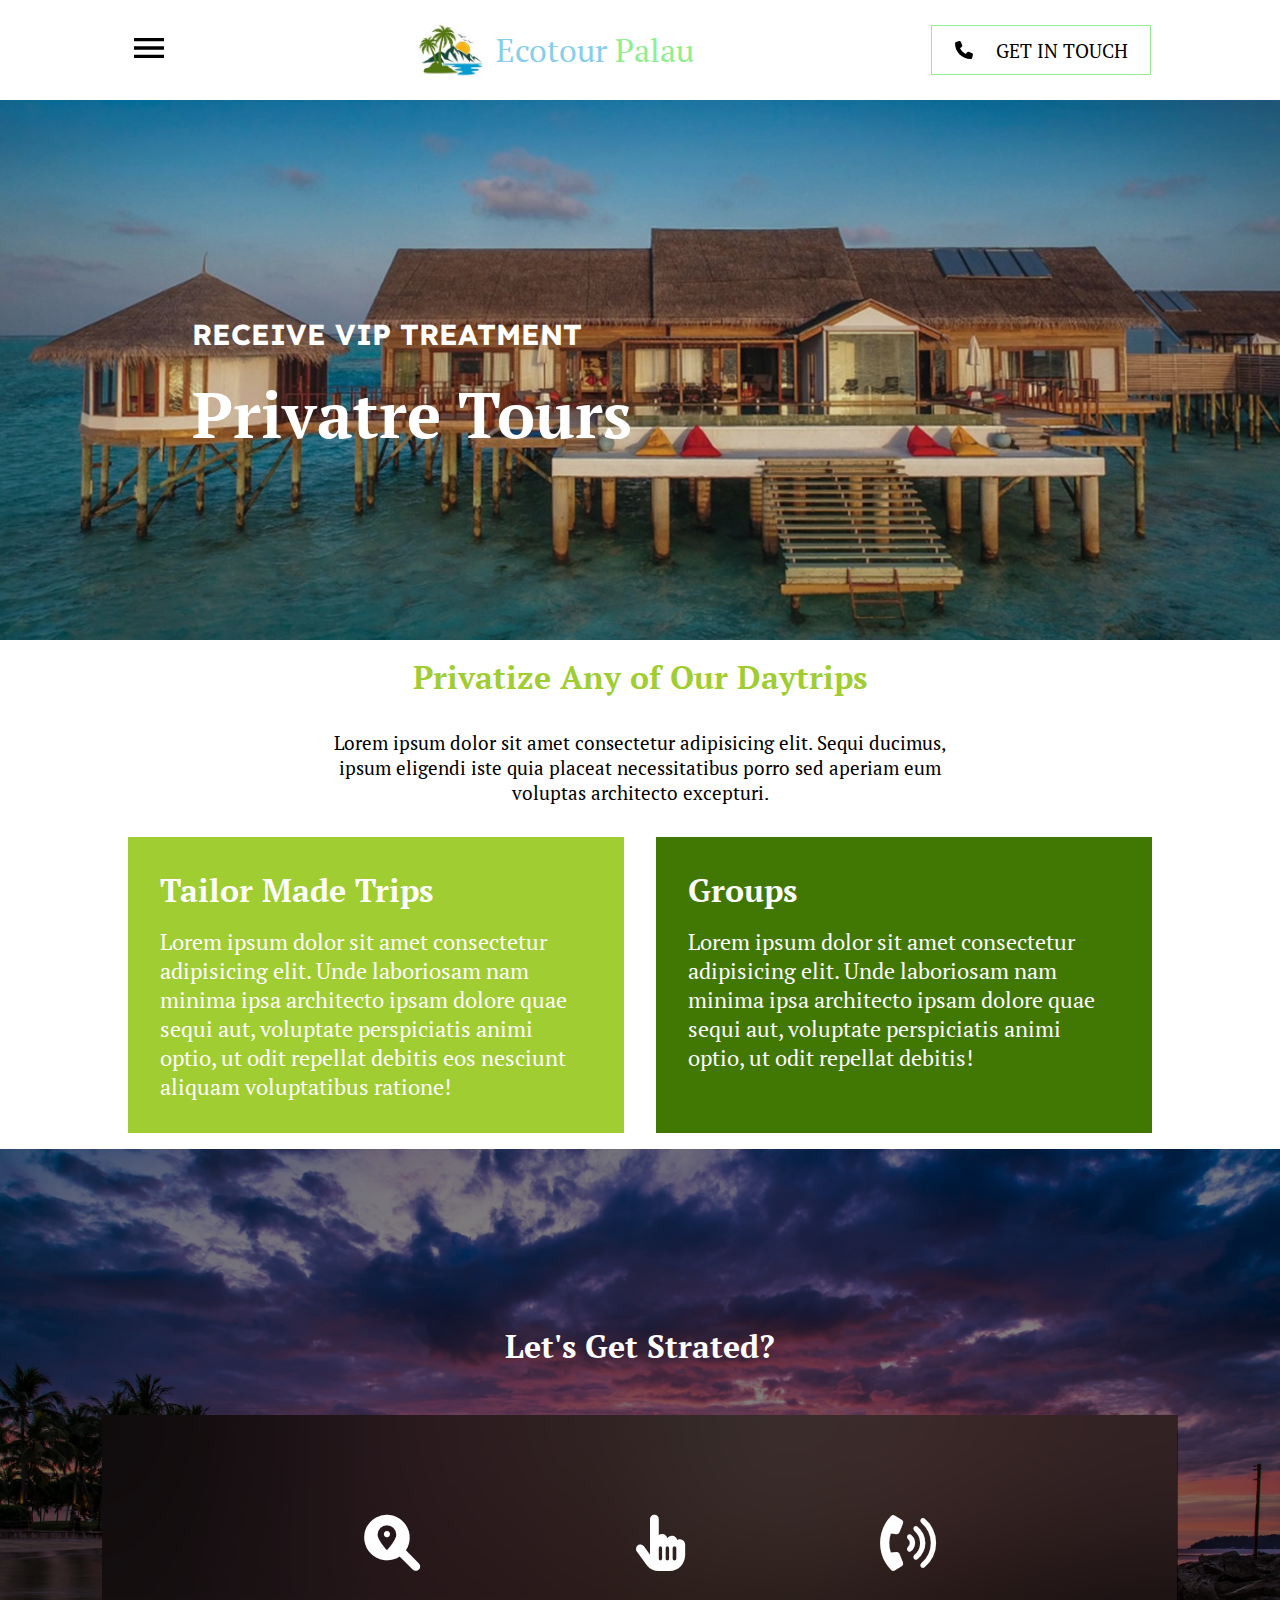
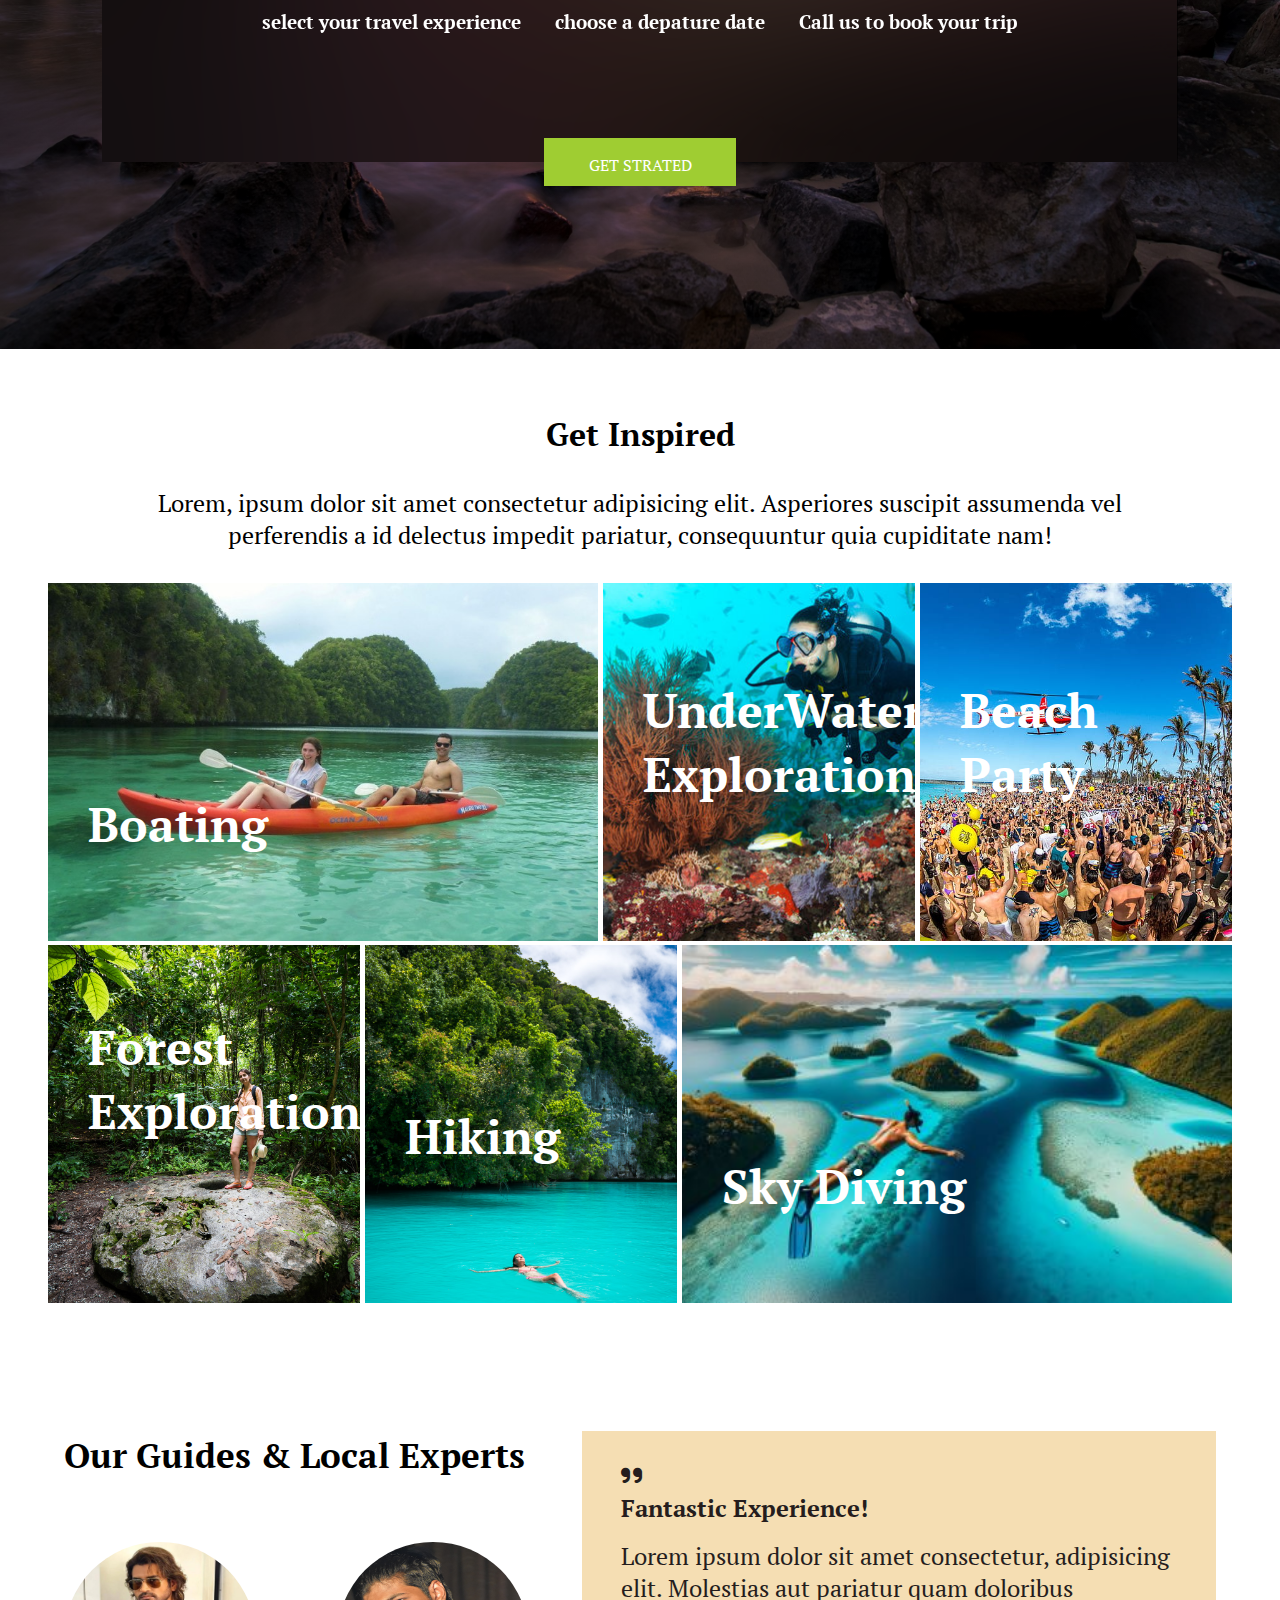
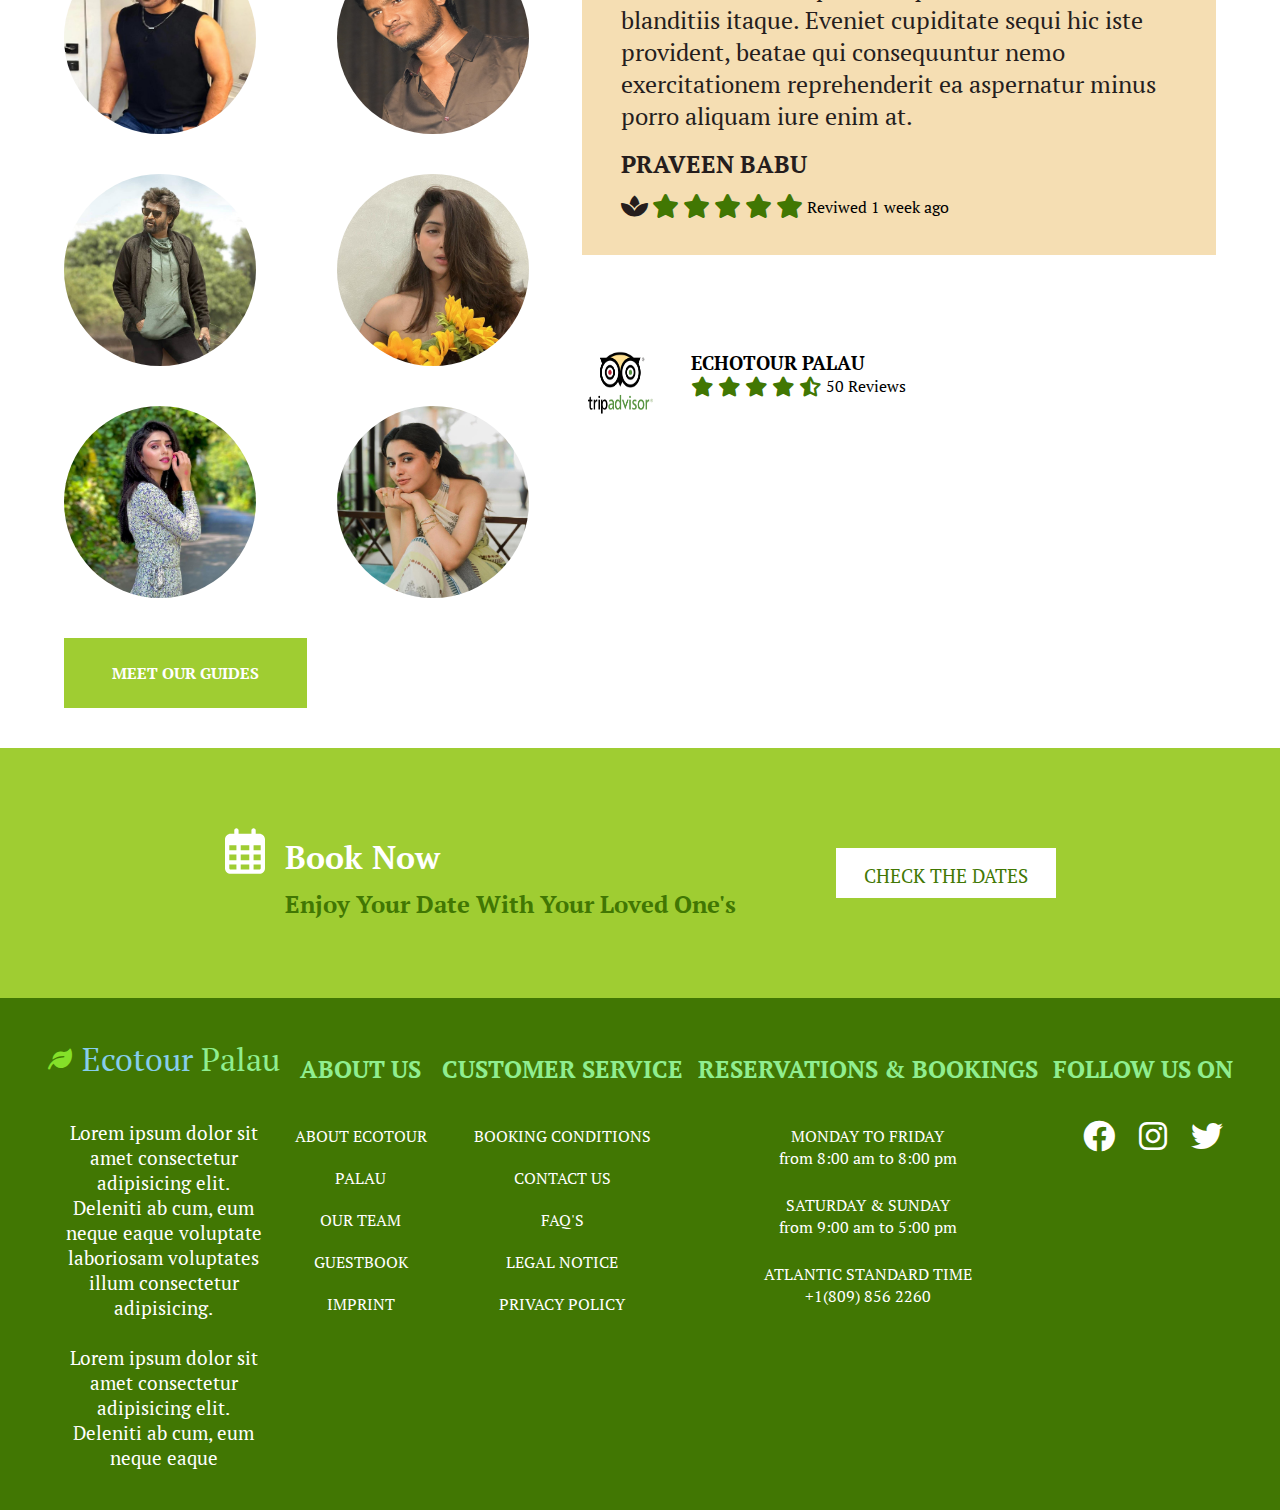
<file: private/private.html>
<!DOCTYPE html>
<html lang="en">

<head>
    <meta charset="UTF-8">
    <meta http-equiv="X-UA-Compatible" content="IE=edge">
    <meta name="viewport" content="width=device-width, initial-scale=1.0">
    <title>Private - Ecotour | by Praveen Babu</title>
    <link rel="stylesheet" href="https://cdnjs.cloudflare.com/ajax/libs/font-awesome/6.0.0/css/all.min.css" />
    <link rel="stylesheet" href="private.css" />
    <link rel="stylesheet" href="../shared/shared.css" />
</head>

<body>
    <header>
        <div id="navbar">
            <div class="menubar">
                <a id="#" href="#" onclick="openSideBar(event)"><svg height="40px" viewBox="0 -960 960 960"
                        width="40px">
                        <path d="M120-240v-80h720v80H120Zm0-200v-80h720v80H120Zm0-200v-80h720v80H120Z"></path>
                    </svg></a>
                <div class="sidebars">
                    <div class="closeButton"><button onclick="closeSideBar(event)">X</button></div>
                    <ul>
                        <a id="sideBar" href="../index.html">HOME</a>
                        <a id="sideBar" href="../destination/destination.html">DESTINATION</a>
                        <a id="sideBar" href="private.html" style="background-color: rgb(45, 70, 17)">PRIVATE TOUR</a>
                        <a id="sideBar" href="../singletour/singletour.html">SINGLE TOUR</a>
                        <a id="sideBar" href="../tourlist/tourlist.html">TOUR LIST</a>
                    </ul>
                </div>
            </div>
            <div class="logo">
                <img src="../images/logo.jpg" width="90px" height="90px">
                <p>Ecotour <span>Palau</span></p>
            </div>
            <div class="getintouch">
                <svg viewBox="0 0 512 512" width="18px" height="40px">
                    <path
                        d="M164.9 24.6c-7.7-18.6-28-28.5-47.4-23.2l-88 24C12.1 30.2 0 46 0 64C0 311.4 200.6 512 448 512c18 0 33.8-12.1 38.6-29.5l24-88c5.3-19.4-4.6-39.7-23.2-47.4l-96-40c-16.3-6.8-35.2-2.1-46.3 11.6L304.7 368C234.3 334.7 177.3 277.7 144 207.3L193.3 167c13.7-11.2 18.4-30 11.6-46.3l-40-96z" />
                </svg>
                <p>GET IN TOUCH</p>
            </div>
        </div>
    </header>
    <main>
        <!-- <div class="private1">
            <h3>RECEIVE VIP TREATMENT</h3>
            <h1>Privatre Tours</h1>
        </div> -->
        <div class="mainPic">
            <img class="lazyLoad" src="images/Ozen-water-villa-min.jpg" width="100%" height="100%" data-src="images/Ozen-water-villa.jpg">
            <div class="picLabel">
                <h2>RECEIVE VIP TREATMENT</h2>
                <h1>Privatre Tours</h1>
            </div>
        </div>
        <div class="private2">
            <div class="priDiv1">
                <h4>Privatize Any of Our Daytrips</h4>
                <p>Lorem ipsum dolor sit amet consectetur adipisicing elit. Sequi ducimus, ipsum eligendi iste quia
                    placeat necessitatibus porro sed aperiam eum voluptas architecto excepturi.</p>
            </div>
            <div class="priDiv2">
                <div class="priContainer1 priContainer">
                    <h3>Tailor Made Trips</h3>
                    <p>Lorem ipsum dolor sit amet consectetur adipisicing elit. Unde laboriosam nam minima ipsa
                        architecto ipsam dolore quae sequi aut, voluptate perspiciatis animi optio, ut odit repellat
                        debitis eos nesciunt aliquam voluptatibus ratione!</p>
                </div>
                <div class="priContainer2 priContainer">
                    <h3>Groups</h3>
                    <p>Lorem ipsum dolor sit amet consectetur adipisicing elit. Unde laboriosam nam minima ipsa
                        architecto ipsam dolore quae sequi aut, voluptate perspiciatis animi optio, ut odit repellat
                        debitis!</p>
                </div>
            </div>
        </div>
        <div class="private3">
            <h3>Let's Get Strated?</h3>
            <div class="options">
                <div class="option">
                    <i class="fa-solid fa-magnifying-glass-location fa-2xl" style="color: #ffffff;"></i>
                    <h4>select your travel experience</h4>
                </div>
                <div class="option">
                    <i class="fa-solid fa-hand-pointer fa-2xl" style="color: #ffffff;"></i>
                    <h4>choose a depature date</h4>
                </div>
                <div class="option">
                    <i class="fa-solid fa-phone-volume fa-2xl" style="color: #ffffff;"></i>
                    <h4>Call us to book your trip</h4>
                </div>
                <a href="#" onclick="openPopup(event)">GET STRATED</a>
            </div>
        </div>
        <div class="popup-overlay">
            <div class="popupbox">
                <form id="form">
                    <div class="Top">
                        <div class="divtop divtop1">
                            <p for="experience">SELECT YOUR TRAVEL EXPERIENCE</p><br>
                            <input id="experience" class="input shadow" type="text"
                                placeholder="Discove the Palau and the Deep South" required>
                        </div>
                        <div class="divtop divtop2">
                            <p for="Date">Select Date</p><br>
                            <input id="Date" class="input1 shadow" type="Number" placeholder="dd/mm/yy" required>
                        </div>
                        <div class="divtop">
                            <p for="noadults">No of Adults</p><br>
                            <input id="noadults" class="input1 shadow" type="number" placeholder="" required>
                        </div>
                        <div class="divtop">
                            <p for="nochild">No of Children</p><br>
                            <input id="nochild" class="input1 shadow" type="number" placeholder="" required>
                        </div>
                        <span class="closebtn" onclick="closePopup(event)">X</span>
                    </div>
                    <div class="bottom">
                        <div class="containerleft">
                            <div class="leftTop">
                                <div class="Ltop">
                                    <p for="Fname">First Name</p><br>
                                    <input id="Fname" class="shadow" type="text" placeholder="FirstName" required>
                                </div>
                                <div class="Ltop">
                                    <p for="Lname">Last Name</p><br>
                                    <input id="Lname" class="shadow" type="text" placeholder="LastName" required>
                                </div>
                                <div class="Ltop email">
                                    <p for="Email">Email</p><br>
                                    <input id="EMail" class="shadow" type="Email" placeholder="Email" required>
                                </div>
                            </div>
                            <div class="leftBottom">
                                <p for="message">Message</p><br>
                                <textarea id="message" class="shadow" rows="5" class="textarea" required></textarea>
                            </div>
                        </div>
                        <div class="containerRight">
                            <div class="right">
                                <p for="phone">Phone</p><br>
                                <input id="phone" class="shadow" type="number" placeholder="Phone No" required>
                            </div>
                            <div class="right">
                                <p for="place">I'm from</p><br>
                                <input id="place" class="shadow" type="text" required>
                            </div>
                            <div class="right checkbox">
                                <input type="checkbox" id="checkbox">
                                <p for="checkboc">I've read and agree to the privacy policy</p>
                            </div>
                            <div class="rightbtn">
                                <button class="shadow" onclick="clearform(event)">SEND TRAVEL REQUEST</button>
                            </div>
                        </div>
                    </div>
                </form>
            </div>
        </div>
        <div class="private4">
            <h1>Get Inspired</h1>
            <p>Lorem, ipsum dolor sit amet consectetur adipisicing elit. Asperiores suscipit assumenda vel perferendis a
                id delectus impedit pariatur, consequuntur quia cupiditate nam!</p>
            <div class="photos">
                <div class="box box1">
                    <img src="../images/boating.jpg" width="100%" height="100%">
                    <div class="imageInfo">
                        <h3>Boating</h3>
                        <p>Deparing From: Palau</p>
                        <p>Lorem ipsum dolor sit amet consectetur adipisicing elit. Iure vitae perspiciatis. Este colom
                            suptle!</p>
                    </div>
                </div>
                <div class="box box2">
                    <img src="../images/underwater.jpg" width="100%" height="100%">
                    <div class="imageInfo">
                        <h3>UnderWater Exploration</h3>
                        <p>Deparing From: Palau Beach</p>
                        <p>Lorem ipsum dolor sit amet consectetur adipisicing elit. Iure vitae perspiciatis. Este colom
                            suptle!</p>
                    </div>
                </div>
                <div class="box box3">
                    <img src="../images/beachparty.jpg" width="100%" height="100%">
                    <div class="imageInfo">
                        <h3>Beach Party</h3>
                        <p>Deparing From: Palau Resort</p>
                        <p>Lorem ipsum dolor sit amet consectetur adipisicing elit. Iure vitae perspiciatis. Este colom
                            suptle!</p>
                    </div>
                </div>
                <div class="box box4">
                    <img src="../images/forestexploratio.jpg" width="100%" height="100%">
                    <div class="imageInfo">
                        <h3>Forest Exploration</h3>
                        <p>Deparing From: Palau WesternCoast</p>
                        <p>Lorem ipsum dolor sit amet consectetur adipisicing elit. Iure vitae perspiciatis. Este colom
                            suptle!</p>
                    </div>
                </div>
                <div class="box box5">
                    <img src="../images/hiking.jpg" width="100%" height="100%">
                    <div class="imageInfo">
                        <h3>Hiking</h3>
                        <p>Deparing From: Palau Hill</p>
                        <p>Lorem ipsum dolor sit amet consectetur adipisicing elit. Iure vitae perspiciatis. Este colom
                            suptle!</p>
                    </div>
                </div>
                <div class="box box6">
                    <img src="../images/skydiving.jpg" width="100%" height="100%">
                    <div class="imageInfo">
                        <h3>Sky Diving</h3>
                        <p>Deparing From: Palau beachside</p>
                        <p>Lorem ipsum dolor sit amet consectetur adipisicing elit. Iure vitae perspiciatis. Este colom
                            suptle!</p>
                    </div>
                </div>
            </div>
        </div>
        <div class="private5">
            <div class="experts">
                <h2>Our Guides & Local Experts</h2>
                <div class="guides">
                    <img src="images/dhoni.jpg" width="100%" height="100%" alt="404">
                    <img src="images/me.jpg" width="100%" height="100%" alt="404">
                    <img src="images/rajini.jpg" width="100%" height="100%" alt="404">
                    <img src="images/kashmira.jpg" width="100%" height="100%" alt="">
                    <img src="images/malika.jpg" width="100%" height="100%" alt="">
                    <img src="images/priyanka.jpg" width="100%" height="100%" alt="">
                </div>
                <a href="#navbar">MEET OUR GUIDES</a>
            </div>
            <div class="review">
                <div class="reviews">
                    <i class="fa-solid fa-quote-right fa-2xl" style="color: #251d1d;"></i>
                    <h3>Fantastic Experience!</h3>
                    <p>Lorem ipsum dolor sit amet consectetur, adipisicing elit. Molestias aut pariatur quam doloribus
                        blanditiis itaque. Eveniet cupiditate sequi hic iste provident, beatae qui consequuntur nemo
                        exercitationem reprehenderit ea aspernatur minus porro aliquam iure enim at.</p>
                    <h3>PRAVEEN BABU</h3>
                    <span>
                        <i class="fa-solid fa-spa fa-lg"></i>
                        <i class="fa-solid fa-star fa-lg" style="color: #417703;"></i>
                        <i class="fa-solid fa-star fa-lg" style="color: #417703;"></i>
                        <i class="fa-solid fa-star fa-lg" style="color: #417703;"></i>
                        <i class="fa-solid fa-star fa-lg" style="color: #417703;"></i>
                        <i class="fa-solid fa-star fa-lg" style="color: #417703;"></i>
                        <span>Reviwed 1 week ago</span>
                    </span>
                </div>
                <div class="tripadvisor">
                    <img src="images/TripAdvisor-Logo.png" alt="Image Not Found 404 Error!" width="200px"
                        height="150px">
                    <div class="triprev">
                        <h3>ECHOTOUR PALAU</h3>
                        <span>
                            <i class="fa-solid fa-star fa-lg" style="color: #417703;"></i>
                            <i class="fa-solid fa-star fa-lg" style="color: #417703;"></i>
                            <i class="fa-solid fa-star fa-lg" style="color: #417703;"></i>
                            <i class="fa-solid fa-star fa-lg" style="color: #417703;"></i>
                            <i class="fa-solid fa-star-half-stroke fa-lg" style="color: #417703;"></i>
                            <span>50 Reviews</span>
                        </span>
                    </div>
                </div>
            </div>
        </div>
    </main>
    <footer>
        <div id="bookDate">
            <div class="container1">
                <div>
                    <svg xmlns="http://www.w3.org/2000/svg" height="50" width="40"
                        viewBox="0 0 448 512"><!--!Font Awesome Free 6.5.1 by @fontawesome - https://fontawesome.com License - https://fontawesome.com/license/free Copyright 2024 Fonticons, Inc.-->
                        <path fill="#ffffff"
                            d="M152 24c0-13.3-10.7-24-24-24s-24 10.7-24 24V64H64C28.7 64 0 92.7 0 128v16 48V448c0 35.3 28.7 64 64 64H384c35.3 0 64-28.7 64-64V192 144 128c0-35.3-28.7-64-64-64H344V24c0-13.3-10.7-24-24-24s-24 10.7-24 24V64H152V24zM48 192h80v56H48V192zm0 104h80v64H48V296zm128 0h96v64H176V296zm144 0h80v64H320V296zm80-48H320V192h80v56zm0 160v40c0 8.8-7.2 16-16 16H320V408h80zm-128 0v56H176V408h96zm-144 0v56H64c-8.8 0-16-7.2-16-16V408h80zM272 248H176V192h96v56z" />
                    </svg>
                </div>
                <div>
                    <h1>Book Now</h1>
                    <h2>Enjoy Your Date With Your Loved One's</h2>
                </div>
            </div>
            <div class="container2">
                <p>CHECK THE DATES</p>
            </div>
        </div>
        <div id="info">
            <div class="container container1">
                <div class="logo">
                    <i class="fa-solid fa-leaf fa-beat-fade fa-xl" style="color: #85e029;"></i>
                    <!-- <img src="images\logo.jpg" width="50px" height="50px"> -->
                    <p>Ecotour <span>Palau</span></p>
                </div>
                <div class="ab">
                    <p>Lorem ipsum dolor sit amet consectetur adipisicing elit. Deleniti ab cum, eum neque eaque
                        voluptate laboriosam voluptates illum consectetur adipisicing. </p><br>
                    <p>Lorem ipsum dolor sit amet consectetur adipisicing elit. Deleniti ab cum, eum neque eaque </p>
                </div>
            </div>
            <div class="container container2">
                <div>
                    <h2>ABOUT US</h2>
                </div>
                <div>
                    <a href="#navbar">ABOUT ECOTOUR</a>
                    <a href="#navbar">PALAU</a>
                    <a href="#navbar">OUR TEAM</a>
                    <a href="#navbar">GUESTBOOK</a>
                    <a href="#navbar">IMPRINT</a>
                </div>
            </div>
            <div class="container container2">
                <h2>CUSTOMER SERVICE</h2>
                <div>
                    <a href="#navbar">BOOKING CONDITIONS</a>
                    <a href="#navbar">CONTACT US</a>
                    <a href="#navbar">FAQ'S</a>
                    <a href="#navbar">LEGAL NOTICE</a>
                    <a href="#navbar">PRIVACY POLICY</a>
                </div>
            </div>
            <div class="container">
                <div>
                    <h2>RESERVATIONS & BOOKINGS</h2>
                </div>
                <div class="subContainer">
                    <div>
                        <p>MONDAY TO FRIDAY</p>
                        <p>from 8:00 am to 8:00 pm</p>
                    </div>
                    <div>
                        <p>SATURDAY & SUNDAY</p>
                        <p>from 9:00 am to 5:00 pm</p>
                    </div>
                    <div>
                        <p>ATLANTIC STANDARD TIME</p>
                        <p>+1(809) 856 2260</p>
                    </div>
                </div>
            </div>
            <div class="container">
                <h2>FOLLOW US ON</h2>
                <div class="socialMedia">
                    <a href="https://www.facebook.com/"><i class="fa-brands fa-facebook fa-bounce fa-2xl"
                            style="color: #ffffff;"></i></a>
                    <a href="https://www.instagram.com/"><i class="fa-brands fa-instagram fa-bounce fa-2xl"
                            style="color: #ffffff;"></i></a>
                    <a href="https://www.instagram.com/"><i class="fa-brands fa-twitter fa-bounce fa-2xl"
                            style="color: #ffffff;"></i></a>
                </div>
            </div>
        </div>
    </footer>
    <script src="../shared/shared.js"></script>
</body>

</html>
</file>
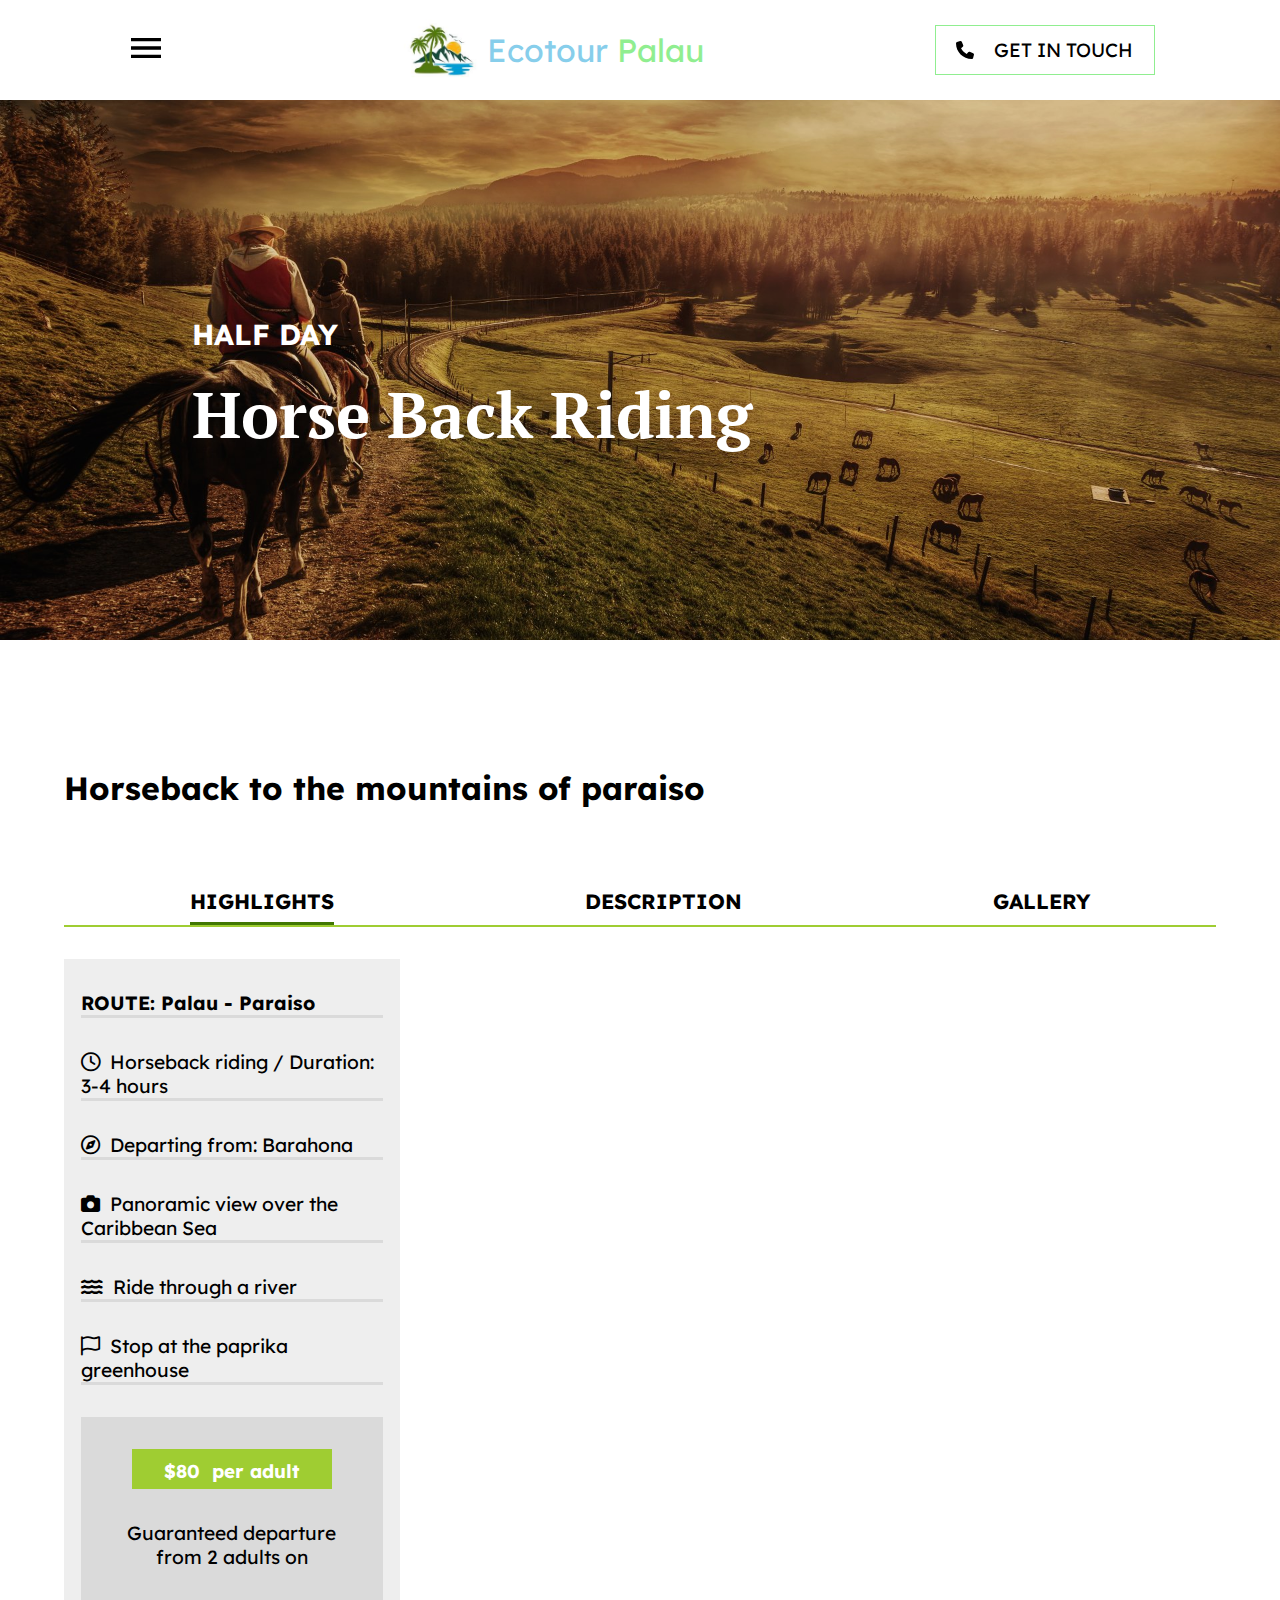
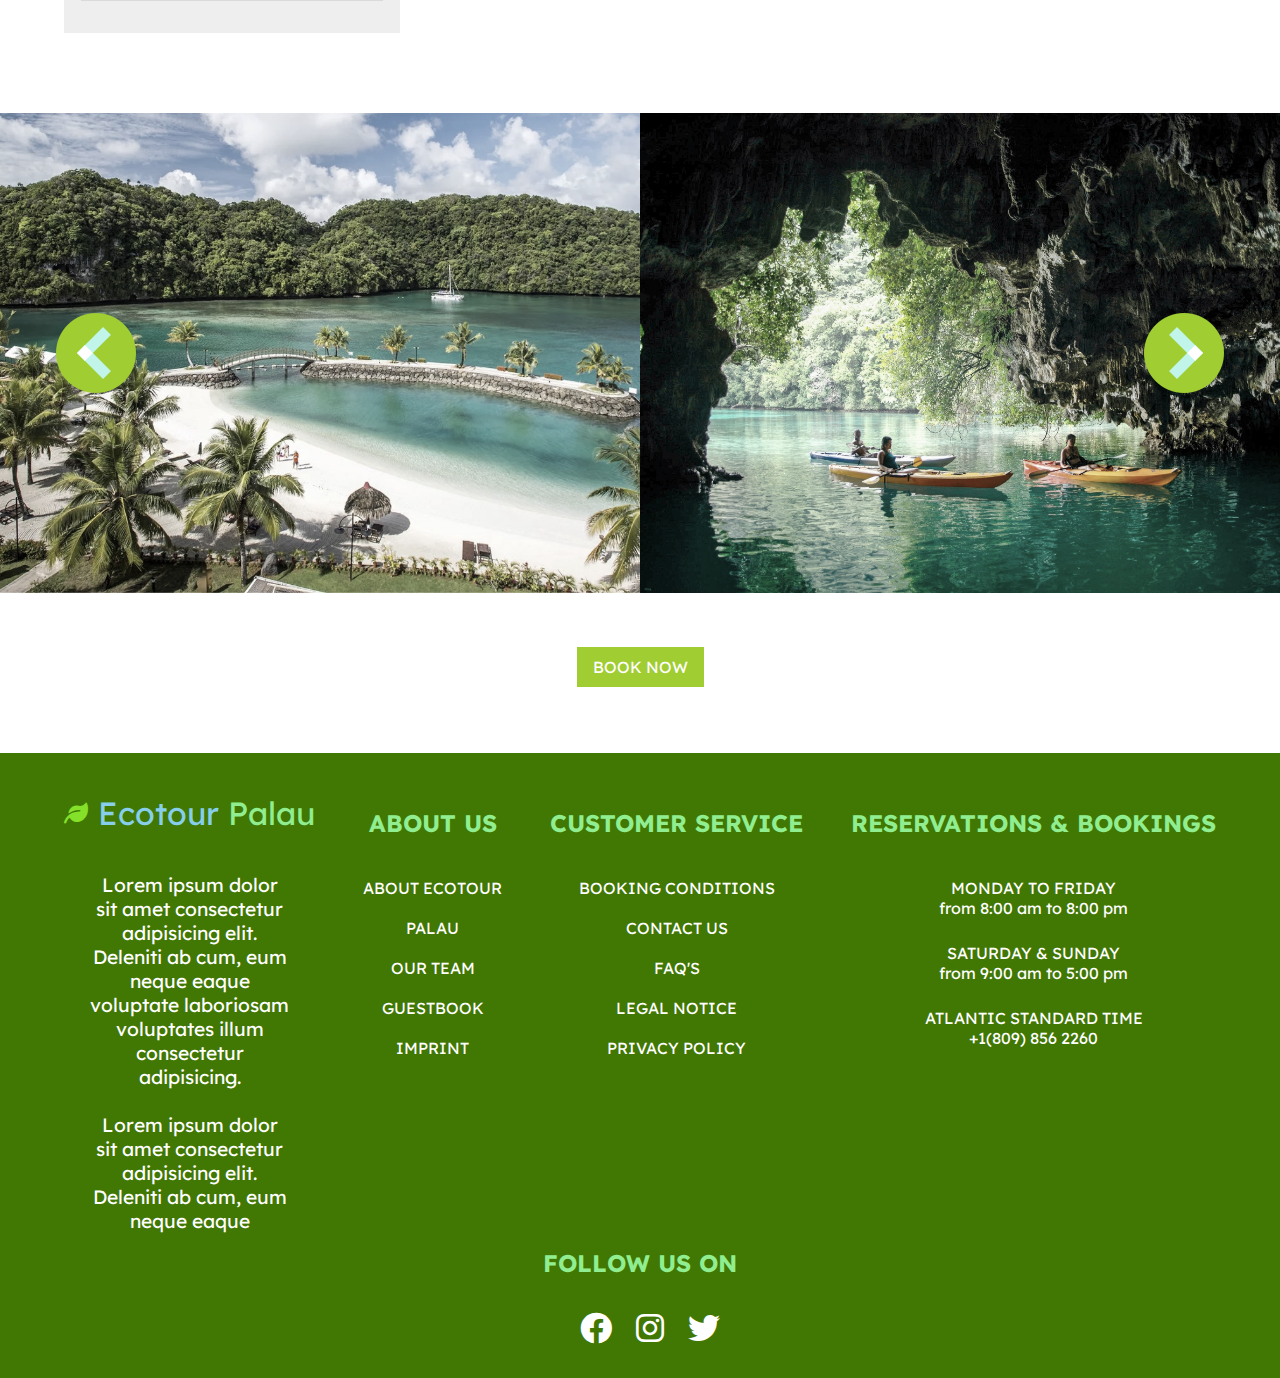
<file: singletour/singletour.html>
<!DOCTYPE html>
<html lang="en">

<head>
    <meta charset="UTF-8">
    <meta http-equiv="X-UA-Compatible" content="IE=edge">
    <meta name="viewport" content="width=device-width, initial-scale=1.0">
    <title>SingleTour - Ecotour | by Praveen Babu</title>
    <link rel="stylesheet" href="https://cdnjs.cloudflare.com/ajax/libs/font-awesome/6.0.0/css/all.min.css" />
    <link rel="stylesheet" href="../shared/shared.css" />
    <link rel="stylesheet" href="singletour.css" />
</head>

<body>
    <header>
        <div id="navbar">
            <div class="menubar">
                <a id="#" href="#" onclick="openSideBar(event)"><svg height="40px" viewBox="0 -960 960 960"
                        width="40px">
                        <path d="M120-240v-80h720v80H120Zm0-200v-80h720v80H120Zm0-200v-80h720v80H120Z"></path>
                    </svg></a>
                <div class="sidebars">
                    <div class="closeButton"><button onclick="closeSideBar(event)">X</button></div>
                    <ul>
                        <a id="sideBar" href="../index.html">HOME</a>
                        <a id="sideBar" href="../destination/destination.html">DESTINATION</a>
                        <a id="sideBar" href="../private/private.html">PRIVATE TOUR</a>
                        <a id="sideBar" href="singletour.html" style="background-color: rgb(45, 70, 17);">SINGLE TOUR</a>
                        <a id="sideBar" href="../tourlist/tourlist.html">TOUR LIST</a>
                    </ul>
                </div>
            </div>
            <div class="logo">
                <img src="../images/logo.jpg" width="90px" height="90px">
                <p>Ecotour <span>Palau</span></p>
            </div>
            <div class="getintouch">
                <svg viewBox="0 0 512 512" width="18px" height="40px">
                    <path
                        d="M164.9 24.6c-7.7-18.6-28-28.5-47.4-23.2l-88 24C12.1 30.2 0 46 0 64C0 311.4 200.6 512 448 512c18 0 33.8-12.1 38.6-29.5l24-88c5.3-19.4-4.6-39.7-23.2-47.4l-96-40c-16.3-6.8-35.2-2.1-46.3 11.6L304.7 368C234.3 334.7 177.3 277.7 144 207.3L193.3 167c13.7-11.2 18.4-30 11.6-46.3l-40-96z" />
                </svg>
                <p>GET IN TOUCH</p>
            </div>
        </div>
    </header>
    <main>
        <div class="mainPic">
            <img class="lazyLoad" src="images/thumb-1920-556098-min.jpg" width="100%" height="100%" data-src="images/thumb-1920-556098.jpg">
            <div class="picLabel">
                <h2>HALF DAY</h2>
                <h1>Horse Back Riding</h1>
            </div>
        </div>
        <div class="single2">
            <h2>Horseback to the mountains of paraiso</h2>
            <div class="selectionbar">
                <div class="options">
                    <div class="option"  onclick="popuphighlight(event)">
                        <h4 class="high op">HIGHLIGHTS</h4>
                    </div>
                    <div class="option" onclick="popupdescription(event)">
                        <h4 class="descrip op">DESCRIPTION</h4>
                    </div>
                    <div class="option" onclick="popupgallery(event)">
                        <h4 class="gall op">GALLERY</h4>
                    </div>       
                </div>
                <div class="optionsContent">
                    <div class="highlights">
                        <div class="highlightsContent1">
                            <div class="contentinfo">
                                <h4>ROUTE: Palau - Paraiso</h4>
                            </div>
                            <div class="contentinfo">
                                <i class="fa-regular fa-clock"></i>&nbsp;
                                <span>Horseback riding / Duration: 3-4 hours</span>
                            </div>
                            <div class="contentinfo">
                                <i class="fa-regular fa-compass"></i>&nbsp;
                                <span> Departing from: Barahona</span>
                            </div>
                            <div class="contentinfo">
                                <i class="fa-solid fa-camera"></i>&nbsp;
                                <span> Panoramic view over the Caribbean Sea</span>
                            </div>
                            <div class="contentinfo">
                                <i class="fa-solid fa-water"></i>&nbsp;
                                <span>Ride through a river</span>
                            </div>
                            <div class="contentinfo">
                                <i class="fa-regular fa-flag"></i>&nbsp;
                                <span>Stop at the paprika greenhouse</span>
                            </div>
                            <div class="price">
                                <h3>
                                    <span>$80</span>&nbsp;&nbsp;per adult
                                </h3>               
                                <p>Guaranteed departure from 2 adults on</p>
                            </div>
                        </div>
                        <div class="highlightsContent2">
                            <iframe src="https://www.google.com/maps/embed?pb=!1m18!1m12!1m3!1d4067217.9610363855!2d130.4020294573445!3d5.4332894417763695!2m3!1f0!2f0!3f0!3m2!1i1024!2i768!4f13.1!3m3!1m2!1s0x328445b4a2af0399%3A0x12ed1edd39a1ebbb!2sPalau!5e0!3m2!1sen!2sin!4v1711805962757!5m2!1sen!2sin" width="100%" height="100%" style="border:0;" allowfullscreen="" loading="lazy" referrerpolicy="no-referrer-when-downgrade"></iframe>
                        </div>
                    </div>
                    <div class="description">
                        <div class="descriptionContent1">
                            <div class="descriptiontinfo">
                                <p><span>ROUTE:</span> Palau - Paraiso</p>
                            </div>
                            <div class="descriptiontinfo descriptiongrid">
                                <span class="descriptionTime">1 hour</span>
                                <span class="descriptionMarker"></span>
                                <span class="descriptionLocation">Palau</span>
                            </div>
                            <div class="descriptiontinfo descriptiongrid">
                                <span class="descriptionTime">30 minutes</span>
                                <span class="descriptionMarker"></span>
                                <span class="descriptionLocation">Caribbean sea panoramic view</span>
                            </div>
                            <div class="descriptiontinfo descriptiongrid">
                                <span class="descriptionTime">1 hour</span>
                                <span class="descriptionMarker"></span>
                                <span class="descriptionLocation">River ride</span>
                            </div>
                            <div class="descriptiontinfo descriptiongrid">
                                <span class="descriptionTime">30 minutes</span>
                                <span class="descriptionMarker"></span>
                                <span class="descriptionLocation">Paprika greenhouse</span>
                            </div>
                            <div class="descriptiontinfo descriptiongrid">
                                <span class="tab__route-time">&nbsp;</span>
                                <span class="descriptionMarker"></span>
                                <span class="descriptionLocation">Paraiso</span>
                            </div>
                        </div>
                        <div class="descriptionContent2">
                            <div class="descriptionpara">
                                <p>Lorem ipsum, dolor sit amet consectetur adipisicing elit. Fugiat magnam nisi facere? Beatae recusandae esse vel asperiores sint consequuntur ex, nobis repellendus ab, minus reiciendis.</p>
                                <p>Lorem ipsum dolor, sit amet consectetur adipisicing elit. Illum repellendus perferendis vitae possimus est sunt quidem similique id quae dignissimos. Nisi incidunt perferendis maxime in, et iusto non perspiciatis nulla eos voluptatibus quos, corrupti fugiat cum hic doloribus libero debitis neque qui unde labore repellendus, cupiditate praesentium. Incidunt, mollitia modi.</p>
                                <p>Lorem ipsum dolor sit amet consectetur adipisicing elit. Alias quos similique facilis architecto assumenda rerum accusantium veritatis et consequuntur ipsum obcaecati placeat illum quo sapiente, natus aut ipsam odit suscipit. Atque neque deleniti explicabo dignissimos? Dolorum, nemo minus. Illo, adipisci.</p>
                                <a href="#navbar">BOOK NOW</a>
                            </div>
                        </div>
                    </div>
                    <div class="gallery">
                        <div class="photos">
                            <div class="box box1">
                                <img src="../images/boating.jpg" width="100%" height="100%">
                            </div>
                            <div class="box box2">
                                <img src="../images/underwater.jpg" width="100%" height="100%">
                            </div>
                            <div class="box box3">
                                <img src="../images/beachparty.jpg" width="100%" height="100%">
                            </div>
                            <div class="box box4">
                                <img src="../images/rockIsland.jpg" width="100%" height="100%">
                            </div>
                            <div class="box box5">
                                <img src="../images/watersports.jpg" width="100%" height="100%">
                            </div>
                            <div class="box box6">
                                <img src="../images/skydiving.jpg" width="100%" height="100%">
                            </div>
                        </div>
                        <div class="galleryphoto">
                            <img src="images/thumb-1920-556098.jpg" width="100%" height="100%" alt="404">
                        </div>
                    </div>
                </div>
            </div>
        </div>
        <div class="single3">
            <div class="divslidegallery">
                <div class="div">
                    <span><img src="../images/main.jpeg" width="100%" height="100%" alt="404"></span>
                    <span><img src="../images/rockIsland.jpg" width="100%" height="100%"  alt="404"></span>
                </div>
                <div class="div">
                    <span><img src="../destination/images/Anantara-Dhigu_Maldives.jpg" width="100%" height="100%"  alt=""></span>
                    <span><img src="../destination/images/solomon island1.jpg" width="100%" height="100%" alt=""></span>
                </div>
                <div class="div">
                    <span><img src="../private/images/Ozen-water-villa.jpg" width="100%" height="100%" alt=""></span>
                    <span><img src="../singletour/images/thumb-1920-556098.jpg" width="100%" height="100%" alt=""></span>
                </div>
            </div>
            <img id="backbtn" class="btn" src="images/back.png" alt="404">
            <img id="nextbtn" class="btn" src="images/next.png" alt="404">
        </div>
        <div class="single4">
            <a href="#navbar">BOOK NOW</a>
        </div>
    </main>
    <footer>
        <div id="info">
            <div class="container container1">
                <div class="logo">
                    <i class="fa-solid fa-leaf fa-beat-fade fa-xl" style="color: #85e029;"></i>
                    <!-- <img src="images\logo.jpg" width="50px" height="50px"> -->
                    <p>Ecotour <span>Palau</span></p>
                </div>
                <div class="ab">
                    <p>Lorem ipsum dolor sit amet consectetur adipisicing elit. Deleniti ab cum, eum neque eaque
                        voluptate laboriosam voluptates illum consectetur adipisicing. </p><br>
                    <p>Lorem ipsum dolor sit amet consectetur adipisicing elit. Deleniti ab cum, eum neque eaque </p>
                </div>
            </div>
            <div class="container container2">
                <div>
                    <h2>ABOUT US</h2>
                </div>
                <div>
                    <a href="#navbar">ABOUT ECOTOUR</a>
                    <a href="#navbar">PALAU</a>
                    <a href="#navbar">OUR TEAM</a>
                    <a href="#navbar">GUESTBOOK</a>
                    <a href="#navbar">IMPRINT</a>
                </div>
            </div>
            <div class="container container2">
                <h2>CUSTOMER SERVICE</h2>
                <div>
                    <a href="#navbar">BOOKING CONDITIONS</a>
                    <a href="#navbar">CONTACT US</a>
                    <a href="#navbar">FAQ'S</a>
                    <a href="#navbar">LEGAL NOTICE</a>
                    <a href="#navbar">PRIVACY POLICY</a>
                </div>
            </div>
            <div class="container">
                <div>
                    <h2>RESERVATIONS & BOOKINGS</h2>
                </div>
                <div class="subContainer">
                    <div>
                        <p>MONDAY TO FRIDAY</p>
                        <p>from 8:00 am to 8:00 pm</p>
                    </div>
                    <div>
                        <p>SATURDAY & SUNDAY</p>
                        <p>from 9:00 am to 5:00 pm</p>
                    </div>
                    <div>
                        <p>ATLANTIC STANDARD TIME</p>
                        <p>+1(809) 856 2260</p>
                    </div>
                </div>
            </div>
            <div class="container">
                <h2>FOLLOW US ON</h2>
                <div class="socialMedia">
                    <a href="https://www.facebook.com/"><i class="fa-brands fa-facebook fa-bounce fa-2xl"
                            style="color: #ffffff;"></i></a>
                    <a href="https://www.instagram.com/"><i class="fa-brands fa-instagram fa-bounce fa-2xl"
                            style="color: #ffffff;"></i></a>
                    <a href="https://www.instagram.com/"><i class="fa-brands fa-twitter fa-bounce fa-2xl"
                            style="color: #ffffff;"></i></a>
                </div>
            </div>
        </div>
    </footer>
    <script src="../shared/shared.js"></script>
</body>

</html>
</file>
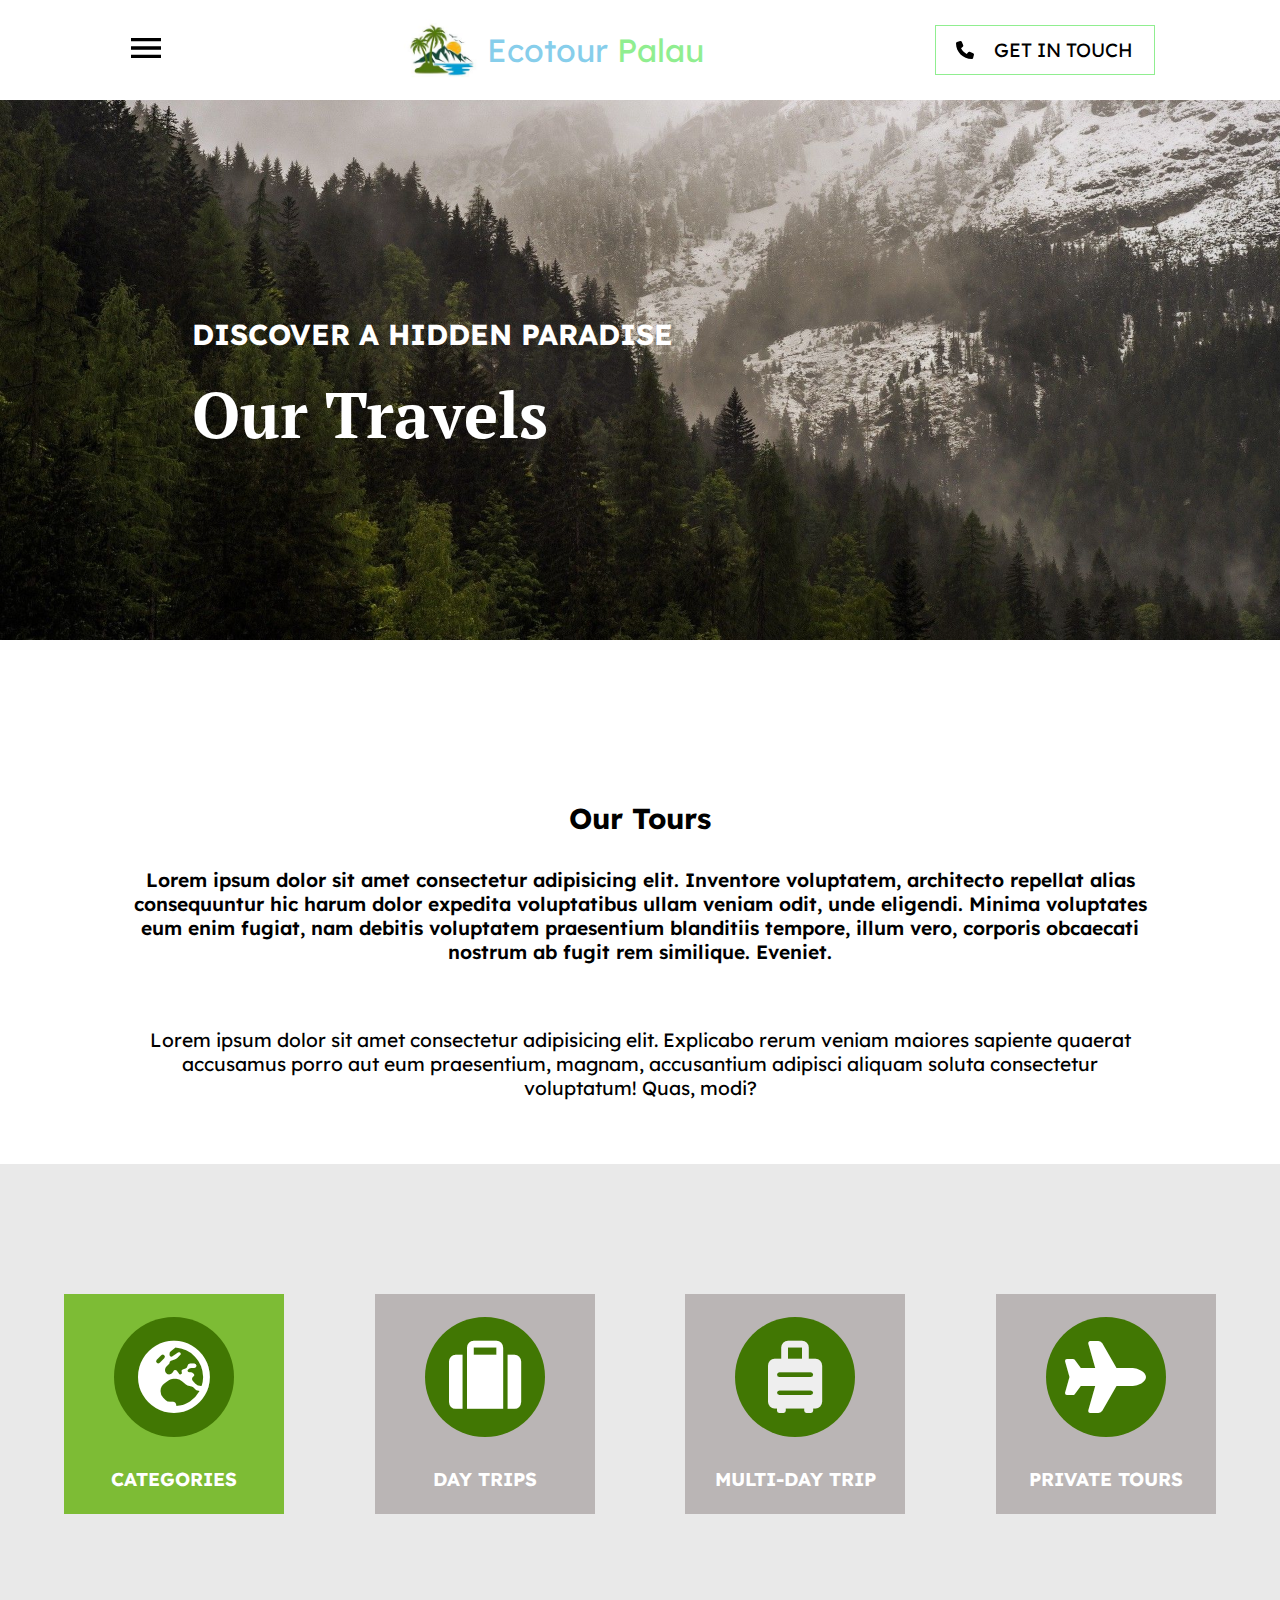
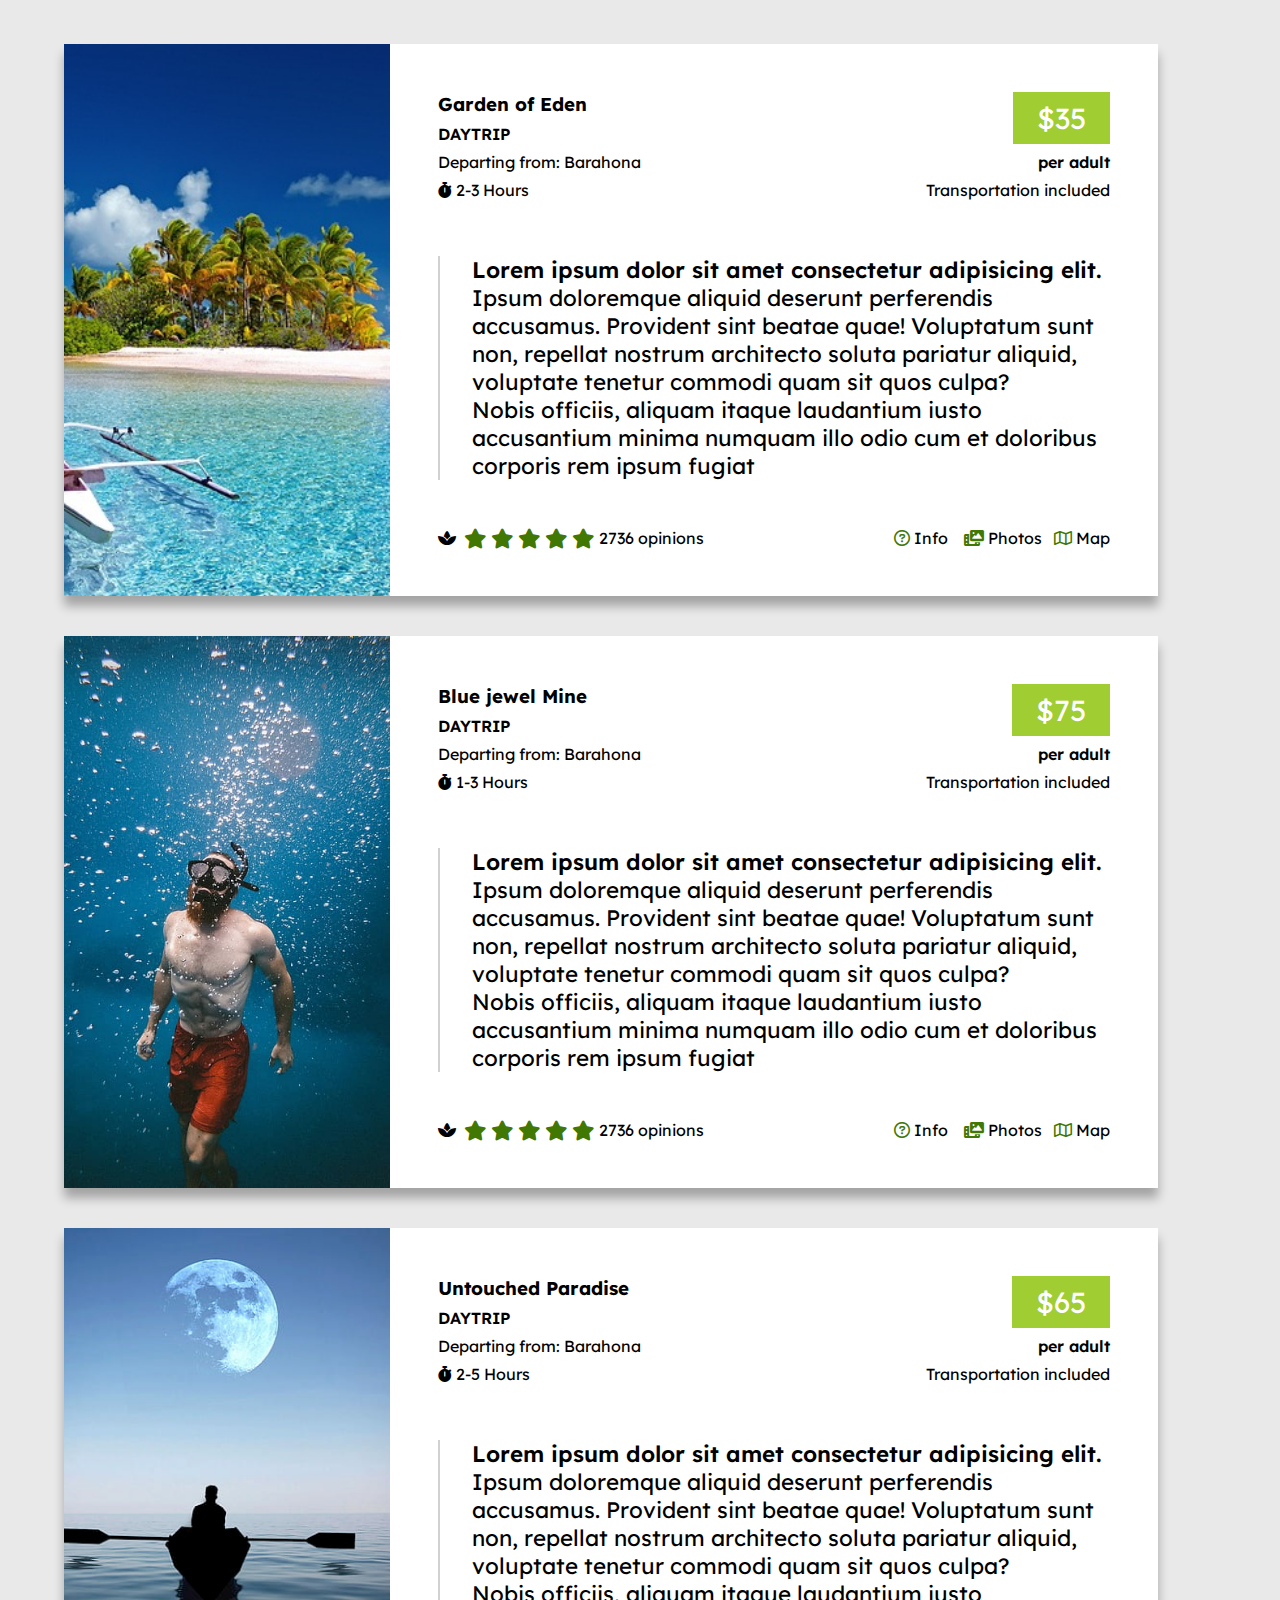
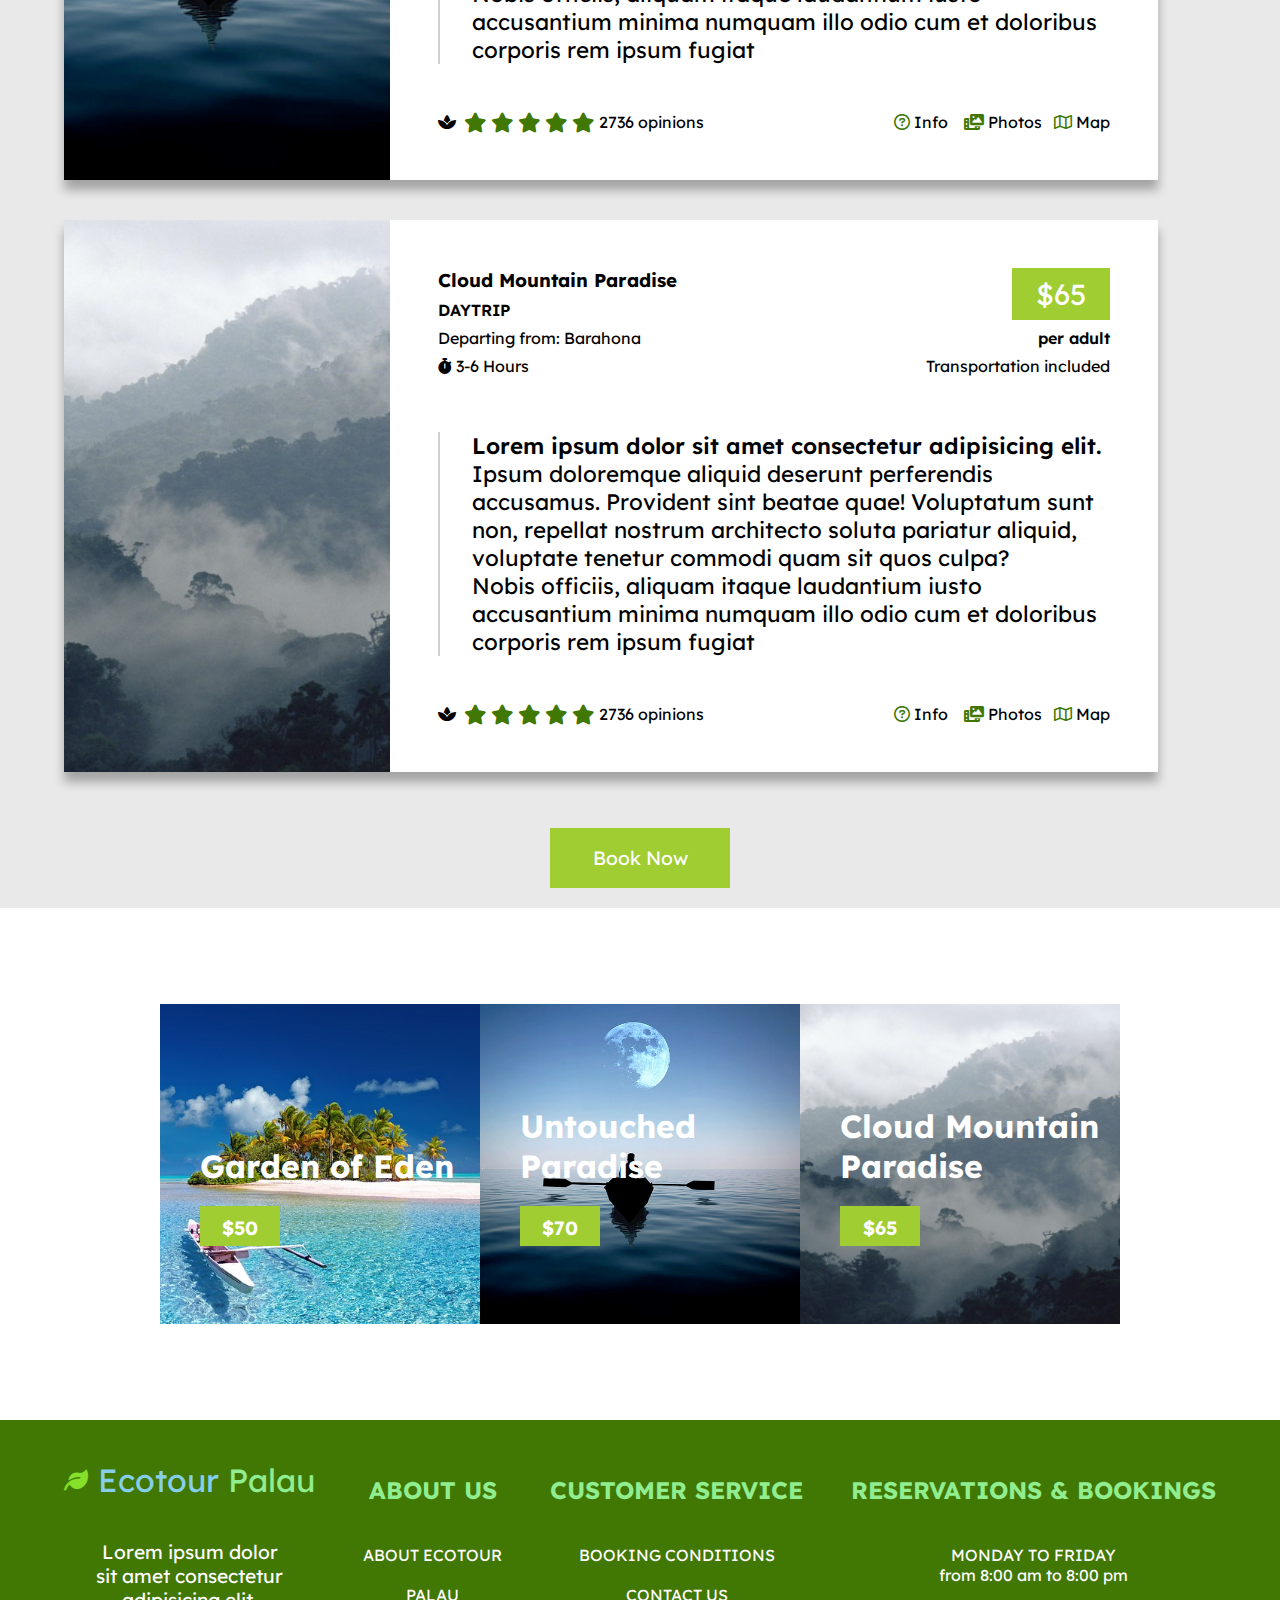
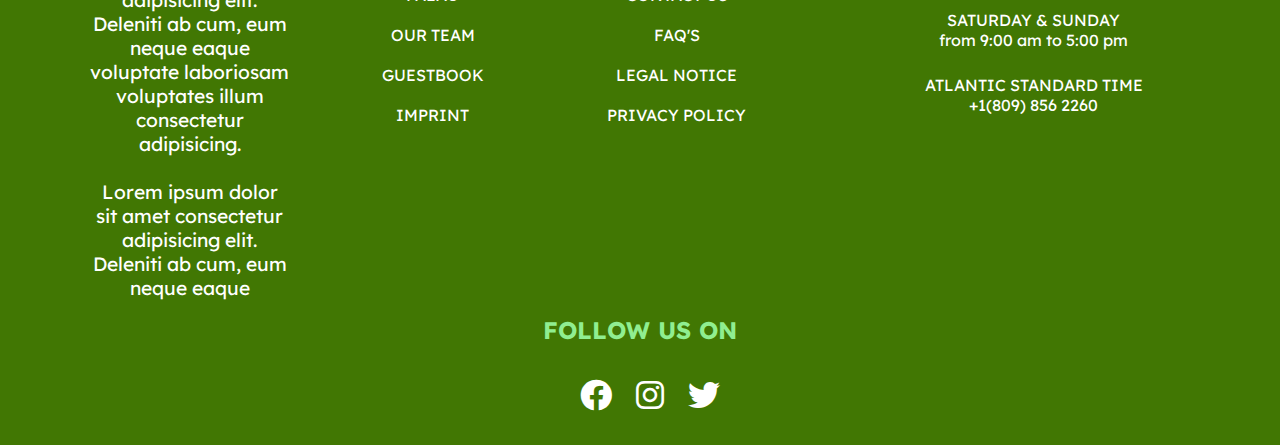
<file: tourlist/tourlist.html>
<!DOCTYPE html>
<html lang="en">

<head>
    <meta charset="UTF-8">
    <meta http-equiv="X-UA-Compatible" content="IE=edge">
    <meta name="viewport" content="width=device-width, initial-scale=1.0">
    <title>TourList - Ecotour | by Praveen Babu</title>
    <link rel="stylesheet" href="https://cdnjs.cloudflare.com/ajax/libs/font-awesome/6.0.0/css/all.min.css" />
    <link rel="stylesheet" href="../shared/shared.css" />
    <link rel="stylesheet" href="tourlist.css" />
</head>

<body>
    <header>
        <div id="navbar">
            <div class="menubar">
                <a id="#" href="#" onclick="openSideBar(event)"><svg height="40px" viewBox="0 -960 960 960"
                        width="40px">
                        <path d="M120-240v-80h720v80H120Zm0-200v-80h720v80H120Zm0-200v-80h720v80H120Z"></path>
                    </svg></a>
                <div class="sidebars">
                    <div class="closeButton"><button onclick="closeSideBar(event)">X</button></div>
                    <ul>
                        <a id="sideBar" href="../index.html">HOME</a>
                        <a id="sideBar" href="../destination/destination.html">DESTINATION</a>
                        <a id="sideBar" href="../private/private.html">PRIVATE TOUR</a>
                        <a id="sideBar" href="../singletour/singletour.html">SINGLE TOUR</a>
                        <a id="sideBar" href="tourlist.html" style="background-color: rgb(45, 70, 17)">TOUR LIST</a>
                    </ul>
                </div>
            </div>
            <div class="logo">
                <img src="../images/logo.jpg" width="90px" height="90px">
                <p>Ecotour <span>Palau</span></p>
            </div>
            <div class="getintouch">
                <svg viewBox="0 0 512 512" width="18px" height="40px">
                    <path
                        d="M164.9 24.6c-7.7-18.6-28-28.5-47.4-23.2l-88 24C12.1 30.2 0 46 0 64C0 311.4 200.6 512 448 512c18 0 33.8-12.1 38.6-29.5l24-88c5.3-19.4-4.6-39.7-23.2-47.4l-96-40c-16.3-6.8-35.2-2.1-46.3 11.6L304.7 368C234.3 334.7 177.3 277.7 144 207.3L193.3 167c13.7-11.2 18.4-30 11.6-46.3l-40-96z" />
                </svg>
                <p>GET IN TOUCH</p>
            </div>
        </div>
    </header>
    <main>
        <div class="mainPic">
            <img class="lazyLoad" src="images/compressed.jpg" width="100%" height="100%" data-src="images/265643-wilderness-wallpaper-top-free-wilderness-background.jpg">
            <div class="picLabel">
                <h2>DISCOVER A HIDDEN PARADISE</h2>
                <h1>Our Travels</h1>
            </div>
        </div>
        <div class="tourlist2">
            <h2>Our Tours</h2>
            <p class="bold">Lorem ipsum dolor sit amet consectetur adipisicing elit. Inventore voluptatem, architecto
                repellat alias consequuntur hic harum dolor expedita voluptatibus ullam veniam odit, unde eligendi.
                Minima voluptates eum enim fugiat, nam debitis voluptatem praesentium blanditiis tempore, illum vero,
                corporis obcaecati nostrum ab fugit rem similique. Eveniet.</p>
            <p>Lorem ipsum dolor sit amet consectetur adipisicing elit. Explicabo rerum veniam maiores sapiente quaerat
                accusamus porro aut eum praesentium, magnam, accusantium adipisci aliquam soluta consectetur voluptatum!
                Quas, modi?</p>
        </div>
        <div class="tourlist3">
            <div class="flexcategories">
                <div class="categorie">
                    <div class="container">
                        <div class="noOfDays">
                            <i class="fa-solid fa-earth-europe fa-fade fa-xl" style="color: #ffffff;"></i>
                        </div>
                        <h3>CATEGORIES</h3>
                    </div>
                </div>
                <div class="categorie">
                    <div class="container">
                        <div class="noOfDays">
                            <i class="fa-solid fa-suitcase fa-fade fa-xl" style="color: #ffffff;"></i>
                        </div>
                        <h3>DAY TRIPS</h3>
                    </div>
                </div>
                <div class="categorie">
                    <div class="container">
                        <div class="noOfDays">
                            <i class="fa-solid fa-suitcase-rolling fa-fade fa-xl" style="color: #eeeeee;"></i>
                        </div>
                        <h3>MULTI-DAY TRIP</h3>
                    </div>
                </div>
                <div class="categorie">
                    <div class="container">
                        <div class="noOfDays">
                            <i class="fa-solid fa-plane fa-fade fa-xl" style="color: #ffffff;"></i>
                        </div>
                        <h3>PRIVATE TOURS</h3>
                    </div>
                </div>
            </div>
            <div class="cards">
                <div class="card card1">
                    <div class="image">
                        <img src="images/beachiland.jpg" width="100%" height="100%" alt="404">
                    </div>
                    <div class="highlightsContent1">
                        <div class="contentinfo">
                            <h4>ROUTE: Palau - Paraiso</h4>
                        </div>
                        <div class="contentinfo">
                            <i class="fa-regular fa-clock"></i>&nbsp;
                            <span>Horseback riding / Duration: 3-4 hours</span>
                        </div>
                        <div class="contentinfo">
                            <i class="fa-regular fa-compass"></i>&nbsp;
                            <span> Departing from: Barahona</span>
                        </div>
                        <div class="contentinfo">
                            <i class="fa-solid fa-camera"></i>&nbsp;
                            <span> Panoramic view over the Caribbean Sea</span>
                        </div>
                        <div class="contentinfo">
                            <i class="fa-solid fa-water"></i>&nbsp;
                            <span>Ride through a river</span>
                        </div>
                        <div class="contentinfo">
                            <i class="fa-regular fa-flag"></i>&nbsp;
                            <span>Stop at the paprika greenhouse</span>
                        </div>
                    </div>
                    <div class="titlehead">
                        <div class="titleInfo">
                            <h3 class="title">Garden of Eden</h3>
                            <h4 class="bold">DAYTRIP</h4>
                            <p>Departing from: Barahona</p>
                            <p><i class="fa-solid fa-stopwatch"></i>&nbsp;2-3 Hours</p>
                        </div>
                        <div class="tourlistRate">
                            <p class="pLabel">$35</p>
                            <p class="bold">per adult</p>
                            <p class="small">Transportation included</p>
                        </div>
                        <p class="tourlistPara">
                            Lorem ipsum dolor sit amet consectetur adipisicing elit. Ipsum
                            doloremque aliquid deserunt perferendis accusamus. Provident sint
                            beatae quae! Voluptatum sunt non, repellat nostrum architecto
                            soluta pariatur aliquid, voluptate tenetur commodi quam sit quos
                            culpa?<br>Nobis officiis, aliquam itaque laudantium iusto
                            accusantium minima numquam illo odio cum et doloribus corporis rem
                            ipsum fugiat
                            <span class="tourlistPara_hidden">
                                fuga officia placeat voluptatibus provident alias autem. Omnis
                                totam illo nostrum dolor! Facilis recusandae unde architecto.<br><br>Ratione
                                blanditiis consequuntur, amet odit rem ad qui quasi doloremque
                                debitis recusandae. Culpa voluptas vero veniam pariatur
                                voluptates modi molestias quam unde beatae sed repellat
                                consectetur corporis illo voluptatum repellendus veritatis vel
                                esse quo fugit, fugiat sint est quia nesciunt.<br><br>Aliquam,
                                at fuga! Cupiditate quidem sed odio beatae ad harum ipsam iste
                                suscipit repudiandae consequatur quibusdam, temporibus dolorum
                                ut veniam quaerat blanditiis ducimus expedita nam totam odit
                                tempore! Necessitatibus fuga eligendi quam nobis quasi
                                dolores,<br><br>mollitia omnis non error repellendus dicta
                                quia magnam quo iusto incidunt voluptatum alias vel hic!
                                Consequatur nisi autem vel aut iste exercitationem veniam
                                reiciendis sed. Impedit consectetur ipsam ab possimus.
                            </span>
                        </p>
                        <div class="starreview">
                            <i class="fa-solid fa-spa"></i>&nbsp;
                            <span>
                                <i class="fa-solid fa-star fa-lg" style="color: #417703;"></i>
                                <i class="fa-solid fa-star fa-lg" style="color: #417703;"></i>
                                <i class="fa-solid fa-star fa-lg" style="color: #417703;"></i>
                                <i class="fa-solid fa-star fa-lg" style="color: #417703;"></i>
                                <i class="fa-solid fa-star fa-lg" style="color: #417703;"></i>
                                <span>2736 opinions</span>
                        </div>
                        <div class="detials">
                            <div class="iconBox">
                                <i class="fa-regular fa-circle-question color-prim"
                                    style="color: #417703;"></i>&nbsp;<span>Info</span>
                                &nbsp;&nbsp;
                                <i class="fa-solid fa-photo-film color-prim"
                                    style="color: #417703;"></i>&nbsp;<span>Photos</span>&nbsp;&nbsp;
                                <i class="fa-regular fa-map color-prim"
                                    style="color: #417703;"></i>&nbsp;<span>Map</span>
                            </div>
                            <div class="btn hiddenbtn">book now</div>
                        </div>
                    </div>
                </div>
                <div class="card card2">
                    <div class="image">
                        <img src="images/underwater.jpg" width="100%" height="100%" alt="404">
                    </div>
                    <div class="highlightsContent1">
                        <div class="contentinfo">
                            <h4>ROUTE: Palau - Paraiso</h4>
                        </div>
                        <div class="contentinfo">
                            <i class="fa-regular fa-clock"></i>&nbsp;
                            <span>Horseback riding / Duration: 3-4 hours</span>
                        </div>
                        <div class="contentinfo">
                            <i class="fa-regular fa-compass"></i>&nbsp;
                            <span> Departing from: Barahona</span>
                        </div>
                        <div class="contentinfo">
                            <i class="fa-solid fa-camera"></i>&nbsp;
                            <span> Panoramic view over the Caribbean Sea</span>
                        </div>
                        <div class="contentinfo">
                            <i class="fa-solid fa-water"></i>&nbsp;
                            <span>Ride through a river</span>
                        </div>
                        <div class="contentinfo">
                            <i class="fa-regular fa-flag"></i>&nbsp;
                            <span>Stop at the paprika greenhouse</span>
                        </div>
                    </div>
                    <div class="titlehead">
                        <div class="titleInfo">
                            <h3 class="title">Blue jewel Mine</h3>
                            <h4 class="bold">DAYTRIP</h4>
                            <p>Departing from: Barahona</p>
                            <p><i class="fa-solid fa-stopwatch"></i>&nbsp;1-3 Hours</p>
                        </div>
                        <div class="tourlistRate">
                            <p class="pLabel">$75</p>
                            <p class="bold">per adult</p>
                            <p class="small">Transportation included</p>
                        </div>
                        <p class="tourlistPara">
                            Lorem ipsum dolor sit amet consectetur adipisicing elit. Ipsum
                            doloremque aliquid deserunt perferendis accusamus. Provident sint
                            beatae quae! Voluptatum sunt non, repellat nostrum architecto
                            soluta pariatur aliquid, voluptate tenetur commodi quam sit quos
                            culpa?<br>Nobis officiis, aliquam itaque laudantium iusto
                            accusantium minima numquam illo odio cum et doloribus corporis rem
                            ipsum fugiat
                            <span class="tourlistPara_hidden">
                                fuga officia placeat voluptatibus provident alias autem. Omnis
                                totam illo nostrum dolor! Facilis recusandae unde architecto.<br><br>Ratione
                                blanditiis consequuntur, amet odit rem ad qui quasi doloremque
                                debitis recusandae. Culpa voluptas vero veniam pariatur
                                voluptates modi molestias quam unde beatae sed repellat
                                consectetur corporis illo voluptatum repellendus veritatis vel
                                esse quo fugit, fugiat sint est quia nesciunt.<br><br>Aliquam,
                                at fuga! Cupiditate quidem sed odio beatae ad harum ipsam iste
                                suscipit repudiandae consequatur quibusdam, temporibus dolorum
                                ut veniam quaerat blanditiis ducimus expedita nam totam odit
                                tempore! Necessitatibus fuga eligendi quam nobis quasi
                                dolores,<br><br>mollitia omnis non error repellendus dicta
                                quia magnam quo iusto incidunt voluptatum alias vel hic!
                                Consequatur nisi autem vel aut iste exercitationem veniam
                                reiciendis sed. Impedit consectetur ipsam ab possimus.
                            </span>
                        </p>
                        <div class="starreview">
                            <i class="fa-solid fa-spa"></i>&nbsp;
                            <span>
                                <i class="fa-solid fa-star fa-lg" style="color: #417703;"></i>
                                <i class="fa-solid fa-star fa-lg" style="color: #417703;"></i>
                                <i class="fa-solid fa-star fa-lg" style="color: #417703;"></i>
                                <i class="fa-solid fa-star fa-lg" style="color: #417703;"></i>
                                <i class="fa-solid fa-star fa-lg" style="color: #417703;"></i>
                                <span>2736 opinions</span>
                        </div>
                        <div class="detials">
                            <div class="iconBox">
                                <i class="fa-regular fa-circle-question color-prim"
                                    style="color: #417703;"></i>&nbsp;<span>Info</span>
                                &nbsp;&nbsp;
                                <i class="fa-solid fa-photo-film color-prim"
                                    style="color: #417703;"></i>&nbsp;<span>Photos</span>&nbsp;&nbsp;
                                <i class="fa-regular fa-map color-prim"
                                    style="color: #417703;"></i>&nbsp;<span>Map</span>
                            </div>
                            <div class="btn hiddenbtn">book now</div>
                        </div>
                    </div>
                </div>
                <div class="card card3">
                    <div class="image">
                        <img src="images/untouchedparadise.jpg" width="100%" height="100%" alt="404">
                    </div>
                    <div class="highlightsContent1">
                        <div class="contentinfo">
                            <h4>ROUTE: Palau - Paraiso</h4>
                        </div>
                        <div class="contentinfo">
                            <i class="fa-regular fa-clock"></i>&nbsp;
                            <span>Horseback riding / Duration: 3-4 hours</span>
                        </div>
                        <div class="contentinfo">
                            <i class="fa-regular fa-compass"></i>&nbsp;
                            <span> Departing from: Barahona</span>
                        </div>
                        <div class="contentinfo">
                            <i class="fa-solid fa-camera"></i>&nbsp;
                            <span> Panoramic view over the Caribbean Sea</span>
                        </div>
                        <div class="contentinfo">
                            <i class="fa-solid fa-water"></i>&nbsp;
                            <span>Ride through a river</span>
                        </div>
                        <div class="contentinfo">
                            <i class="fa-regular fa-flag"></i>&nbsp;
                            <span>Stop at the paprika greenhouse</span>
                        </div>
                    </div>
                    <div class="titlehead">
                        <div class="titleInfo">
                            <h3 class="title">Untouched Paradise</h3>
                            <h4 class="bold">DAYTRIP</h4>
                            <p>Departing from: Barahona</p>
                            <p><i class="fa-solid fa-stopwatch"></i>&nbsp;2-5 Hours</p>
                        </div>
                        <div class="tourlistRate">
                            <p class="pLabel">$65</p>
                            <p class="bold">per adult</p>
                            <p class="small">Transportation included</p>
                        </div>
                        <p class="tourlistPara">
                            Lorem ipsum dolor sit amet consectetur adipisicing elit. Ipsum
                            doloremque aliquid deserunt perferendis accusamus. Provident sint
                            beatae quae! Voluptatum sunt non, repellat nostrum architecto
                            soluta pariatur aliquid, voluptate tenetur commodi quam sit quos
                            culpa?<br>Nobis officiis, aliquam itaque laudantium iusto
                            accusantium minima numquam illo odio cum et doloribus corporis rem
                            ipsum fugiat
                            <span class="tourlistPara_hidden">
                                fuga officia placeat voluptatibus provident alias autem. Omnis
                                totam illo nostrum dolor! Facilis recusandae unde architecto.<br><br>Ratione
                                blanditiis consequuntur, amet odit rem ad qui quasi doloremque
                                debitis recusandae. Culpa voluptas vero veniam pariatur
                                voluptates modi molestias quam unde beatae sed repellat
                                consectetur corporis illo voluptatum repellendus veritatis vel
                                esse quo fugit, fugiat sint est quia nesciunt.<br><br>Aliquam,
                                at fuga! Cupiditate quidem sed odio beatae ad harum ipsam iste
                                suscipit repudiandae consequatur quibusdam, temporibus dolorum
                                ut veniam quaerat blanditiis ducimus expedita nam totam odit
                                tempore! Necessitatibus fuga eligendi quam nobis quasi
                                dolores,<br><br>mollitia omnis non error repellendus dicta
                                quia magnam quo iusto incidunt voluptatum alias vel hic!
                                Consequatur nisi autem vel aut iste exercitationem veniam
                                reiciendis sed. Impedit consectetur ipsam ab possimus.
                            </span>
                        </p>
                        <div class="starreview">
                            <i class="fa-solid fa-spa"></i>&nbsp;
                            <span>
                                <i class="fa-solid fa-star fa-lg" style="color: #417703;"></i>
                                <i class="fa-solid fa-star fa-lg" style="color: #417703;"></i>
                                <i class="fa-solid fa-star fa-lg" style="color: #417703;"></i>
                                <i class="fa-solid fa-star fa-lg" style="color: #417703;"></i>
                                <i class="fa-solid fa-star fa-lg" style="color: #417703;"></i>
                                <span>2736 opinions</span>
                        </div>
                        <div class="detials">
                            <div class="iconBox">
                                <i class="fa-regular fa-circle-question color-prim"
                                    style="color: #417703;"></i>&nbsp;<span>Info</span>
                                &nbsp;&nbsp;
                                <i class="fa-solid fa-photo-film color-prim"
                                    style="color: #417703;"></i>&nbsp;<span>Photos</span>&nbsp;&nbsp;
                                <i class="fa-regular fa-map color-prim"
                                    style="color: #417703;"></i>&nbsp;<span>Map</span>
                            </div>
                            <div class="btn hiddenbtn">book now</div>
                        </div>
                    </div>
                </div>
                <div class="card card4">
                    <div class="image">
                        <img src="images/cloudmountain.jpg" width="100%" height="100%" alt="404">
                    </div>
                    <div class="highlightsContent1">
                        <div class="contentinfo">
                            <h4>ROUTE: Palau - Paraiso</h4>
                        </div>
                        <div class="contentinfo">
                            <i class="fa-regular fa-clock"></i>&nbsp;
                            <span>Horseback riding / Duration: 3-4 hours</span>
                        </div>
                        <div class="contentinfo">
                            <i class="fa-regular fa-compass"></i>&nbsp;
                            <span> Departing from: Barahona</span>
                        </div>
                        <div class="contentinfo">
                            <i class="fa-solid fa-camera"></i>&nbsp;
                            <span> Panoramic view over the Caribbean Sea</span>
                        </div>
                        <div class="contentinfo">
                            <i class="fa-solid fa-water"></i>&nbsp;
                            <span>Ride through a river</span>
                        </div>
                        <div class="contentinfo">
                            <i class="fa-regular fa-flag"></i>&nbsp;
                            <span>Stop at the paprika greenhouse</span>
                        </div>
                    </div>
                    <div class="titlehead">
                        <div class="titleInfo">
                            <h3 class="title">Cloud Mountain Paradise</h3>
                            <h4 class="bold">DAYTRIP</h4>
                            <p>Departing from: Barahona</p>
                            <p><i class="fa-solid fa-stopwatch"></i>&nbsp;3-6 Hours</p>
                        </div>
                        <div class="tourlistRate">
                            <p class="pLabel">$65</p>
                            <p class="bold">per adult</p>
                            <p class="small">Transportation included</p>
                        </div>
                        <p class="tourlistPara">
                            Lorem ipsum dolor sit amet consectetur adipisicing elit. Ipsum
                            doloremque aliquid deserunt perferendis accusamus. Provident sint
                            beatae quae! Voluptatum sunt non, repellat nostrum architecto
                            soluta pariatur aliquid, voluptate tenetur commodi quam sit quos
                            culpa?<br>Nobis officiis, aliquam itaque laudantium iusto
                            accusantium minima numquam illo odio cum et doloribus corporis rem
                            ipsum fugiat
                            <span class="tourlistPara_hidden">
                                fuga officia placeat voluptatibus provident alias autem. Omnis
                                totam illo nostrum dolor! Facilis recusandae unde architecto.<br><br>Ratione
                                blanditiis consequuntur, amet odit rem ad qui quasi doloremque
                                debitis recusandae. Culpa voluptas vero veniam pariatur
                                voluptates modi molestias quam unde beatae sed repellat
                                consectetur corporis illo voluptatum repellendus veritatis vel
                                esse quo fugit, fugiat sint est quia nesciunt.<br><br>Aliquam,
                                at fuga! Cupiditate quidem sed odio beatae ad harum ipsam iste
                                suscipit repudiandae consequatur quibusdam, temporibus dolorum
                                ut veniam quaerat blanditiis ducimus expedita nam totam odit
                                tempore! Necessitatibus fuga eligendi quam nobis quasi
                                dolores,<br><br>mollitia omnis non error repellendus dicta
                                quia magnam quo iusto incidunt voluptatum alias vel hic!
                                Consequatur nisi autem vel aut iste exercitationem veniam
                                reiciendis sed. Impedit consectetur ipsam ab possimus.
                            </span>
                        </p>
                        <div class="starreview">
                            <i class="fa-solid fa-spa"></i>&nbsp;
                            <span>
                                <i class="fa-solid fa-star fa-lg" style="color: #417703;"></i>
                                <i class="fa-solid fa-star fa-lg" style="color: #417703;"></i>
                                <i class="fa-solid fa-star fa-lg" style="color: #417703;"></i>
                                <i class="fa-solid fa-star fa-lg" style="color: #417703;"></i>
                                <i class="fa-solid fa-star fa-lg" style="color: #417703;"></i>
                                <span>2736 opinions</span>
                        </div>
                        <div class="detials">
                            <div class="iconBox">
                                <i class="fa-regular fa-circle-question color-prim"
                                    style="color: #417703;"></i>&nbsp;<span>Info</span>
                                &nbsp;&nbsp;
                                <i class="fa-solid fa-photo-film color-prim"
                                    style="color: #417703;"></i>&nbsp;<span>Photos</span>&nbsp;&nbsp;
                                <i class="fa-regular fa-map color-prim"
                                    style="color: #417703;"></i>&nbsp;<span>Map</span>
                            </div>
                            <div class="btn hiddenbtn">book now</div>
                        </div>
                    </div>
                </div>
                <div class="booknow">
                    <a href="#navbar">Book Now</a>
                </div>
            </div>
        </div>
        <div class="tourlist4">
            <div class="box box1">
                <img src="images/beachiland.jpg" width="100%" height="100%">
                <div class="imageInfo">
                    <h3>Garden of Eden</h3>
                    <h4>$50</h4>
                    <p>Deparing From: Palau</p>
                    <p><i class="fa-solid fa-clock fa-spin" style="color: #ffffff;"></i> 2-5 Hours</p>
                </div>
            </div>
            <div class="box box2">
                <img src="images/untouchedparadise.jpg" width="100%" height="100%">
                <div class="imageInfo">
                    <h3>Untouched Paradise</h3>
                    <h4>$70</h4>
                    <p>Deparing From: Palau Beach</p>
                    <p><i class="fa-solid fa-clock fa-spin" style="color: #ffffff;"></i> 3-6 Hours</p>
                </div>
            </div>
            <div class="box box3">
                <img src="images/cloudmountain.jpg" width="100%" height="100%">
                <div class="imageInfo">
                    <h3>Cloud Mountain Paradise</h3>
                    <h4>$65</h4>
                    <p>Deparing From: Palau Resort</p>
                    <p><i class="fa-solid fa-clock fa-spin" style="color: #ffffff;"></i> 4-12 Hours</p>
                </div>
            </div>
        </div>
    </main>
    <footer>
        <div id="info">
            <div class="container container1">
                <div class="logo">
                    <i class="fa-solid fa-leaf fa-beat-fade fa-xl" style="color: #85e029;"></i>
                    <!-- <img src="images\logo.jpg" width="50px" height="50px"> -->
                    <p>Ecotour <span>Palau</span></p>
                </div>
                <div class="ab">
                    <p>Lorem ipsum dolor sit amet consectetur adipisicing elit. Deleniti ab cum, eum neque eaque
                        voluptate laboriosam voluptates illum consectetur adipisicing. </p><br>
                    <p>Lorem ipsum dolor sit amet consectetur adipisicing elit. Deleniti ab cum, eum neque eaque </p>
                </div>
            </div>
            <div class="container container2">
                <div>
                    <h2>ABOUT US</h2>
                </div>
                <div>
                    <a href="#navbar">ABOUT ECOTOUR</a>
                    <a href="#navbar">PALAU</a>
                    <a href="#navbar">OUR TEAM</a>
                    <a href="#navbar">GUESTBOOK</a>
                    <a href="#navbar">IMPRINT</a>
                </div>
            </div>
            <div class="container container2">
                <h2>CUSTOMER SERVICE</h2>
                <div>
                    <a href="#navbar">BOOKING CONDITIONS</a>
                    <a href="#navbar">CONTACT US</a>
                    <a href="#navbar">FAQ'S</a>
                    <a href="#navbar">LEGAL NOTICE</a>
                    <a href="#navbar">PRIVACY POLICY</a>
                </div>
            </div>
            <div class="container">
                <div>
                    <h2>RESERVATIONS & BOOKINGS</h2>
                </div>
                <div class="subContainer">
                    <div>
                        <p>MONDAY TO FRIDAY</p>
                        <p>from 8:00 am to 8:00 pm</p>
                    </div>
                    <div>
                        <p>SATURDAY & SUNDAY</p>
                        <p>from 9:00 am to 5:00 pm</p>
                    </div>
                    <div>
                        <p>ATLANTIC STANDARD TIME</p>
                        <p>+1(809) 856 2260</p>
                    </div>
                </div>
            </div>
            <div class="container">
                <h2>FOLLOW US ON</h2>
                <div class="socialMedia">
                    <a href="https://www.facebook.com/"><i class="fa-brands fa-facebook fa-bounce fa-2xl"
                            style="color: #ffffff;"></i></a>
                    <a href="https://www.instagram.com/"><i class="fa-brands fa-instagram fa-bounce fa-2xl"
                            style="color: #ffffff;"></i></a>
                    <a href="https://www.instagram.com/"><i class="fa-brands fa-twitter fa-bounce fa-2xl"
                            style="color: #ffffff;"></i></a>
                </div>
            </div>
        </div>
    </footer>
    <script src="../shared/shared.js"></script>
</body>

</html>
</file>
<file: _private/private.css>
@import url('https://fonts.googleapis.com/css2?family=Lexend+Deca:wght@100..900&family=Roboto:ital,wght@0,100;0,300;0,400;0,500;0,700;0,900;1,100;1,300;1,400;1,500;1,700;1,900&display=swap');
@import url('https://fonts.googleapis.com/css2?family=Lexend+Deca:wght@100..900&family=PT+Serif:ital,wght@0,400;0,700;1,400;1,700&family=Roboto:ital,wght@0,100;0,300;0,400;0,500;0,700;0,900;1,100;1,300;1,400;1,500;1,700;1,900&display=swap');

:root{
    --lexend-deca-: "Lexend Deca", sans-serif;
    --pt-serif: "PT Serif", serif;
    font-weight: 400;
    font-style: normal;
}

body{
    font-family: var(--pt-serif);
}

/* .private1{
    background-image: url(_images/Ozen-water-villa.jpg);
    background-position: center;
    padding: 26vh 15vw;
}

.private1>*{
    padding-bottom: 2rem;
    color: white;
    font-size: 1.8rem;
}

.private1 h3{
    font-family: var(--lexend-deca-) ;
}

.private1 h1{
    font-family: var(--pt-serif);
    font-size: 4rem;
}

@media(max-width:900px){
    .private1{
        padding: 10vh 2vw;
    } 

    .private1>*{
        padding-bottom: 1.5rem;
        font-size: 1.5rem;
    }

    .private1 h1{
        font-size: 2.5rem;
    }
}

@media(max-width:360px){
    .private1{
        padding: 10vh 4vw;
    } 

    .private1>*{
        padding-bottom: 1.5rem;
        font-size: 1.3rem;
    }

    .private1 h1{
        font-size: 2rem;
    }
} */

.mainPic {
    height: 60vh;
    position: relative;

}

.mainPic img {
    object-fit: cover;
    filter: brightness(90%);
}

.picLabel {
    position: absolute;
    top: 40%;
    left: 15%;
}

.picLabel h2 {
    font-family: var(--lexend-deca-);
    color: white;
    font-size: 1.8rem;
    font-weight: bold;
    padding-bottom: 5wh;
}

.picLabel h1 {
    font-family: var(--pt-serif);
    color: white;
    margin: 20px 0;
    font-size: 4rem;
    font-weight: bold;
}

@media (max-width: 900px){

    .mainPic {
        height: auto;    
    }

    .mainPic img {
        height: 60%;
    }
    
    .mainPic h2{
        font-size: 3vw;
    }

    .mainPic h1{
        font-size: 3vw;
    }

    .picLabel{
        top: 30%;
    }
}
    
@media (max-width: 600px){
    .mainPic h2{
        font-size: 1rem;
    }
    .mainPic h1{
        font-size: 1.2rem;
    }
}

/* private2 */

.private2{
    padding: 1rem 10vw;
}
.priDiv1
{
    padding: 0 15vw;
}
.priDiv1>*{
    text-align: center;
    padding-bottom: 2rem;
    font-size: 2rem; 
    color: rgb(159,205,50);  
}

.priDiv1 p{
    font-size: 1.2rem;
    color: black
}

.priDiv2{
    display: flex;
    gap: 2rem;
    
}

.priDiv2 h3{
    font-family: var(--pt-serif);
    padding-bottom: 1rem;
}

.priContainer1{
    background-color: rgb(159,205,50);
    flex-basis: 50%;
    
}

.priContainer2{
    background-color: rgb(65,119,3);
    flex-basis: 50%;
}

.priContainer{
    padding: 2rem;
  
}

.priContainer h3{
     color: white;
     font-size: 2rem;
}

.priContainer p{
    color: white;
    font-size: 1.4rem;
    max-height: 40rem;
    max-width: 40rem;
}

@media (max-width:900px){
    .priDiv1{
        padding: 0 2vw;
    }
}

@media (max-width:700px){
    .private2{
        padding: 5rem 2vw;
    }

    .priDiv2{
        column-gap: 0.5rem;
        flex-direction: column;
    }

    .priContainer{
        padding: 2rem 1rem;
    }
    .priContainer h3{
        padding-bottom: 1rem;
    }
}

/* private3 */
.private3{
    background-image:linear-gradient(rgba(0,0,0,0.5)0%,rgba(0,0,0,0.5)100%), url(_images/bgpic.jpg);
    background-position: center;
    height: 50rem;
    text-align: center;
    color: white;
    padding: 8rem 8vw;
}

.private3 h3{
    font-size: 2rem;
    padding: 3rem 0;
}
.options{
   display: flex;
   justify-content: space-between;
   text-align: center;
   column-gap: 1rem;
   backdrop-filter: blur(100px);
   background-color: rgba(0,0,0,0.5);
   padding: 8rem 10rem;
   position: relative;
}

.private3 .option{
    display: flex;
    flex-direction: column;
    row-gap: 4rem;
    font-size: 1.2rem;
}

.private3 .option i{
    font-size: 3.5rem;
}

.private3 .options a{
    position: absolute;
    bottom: 0%;
    left: 50%;
    transform: translate(-50%, 50%);
    text-decoration: none;
    text-align: center;
    padding: 1rem 0;
    height: 3rem;
    width: 12rem;
    background-color: rgb(159,205,50) ;
    color: white;
}

@media (max-width:900px){
    .options{
        display: flex;
        flex-direction: column;
        padding: 2rem 2vw;   
    }

    .private3 .option i{
        font-size: 2rem;
    }

    .private3 .option{
        display: flex;
        flex-direction: column;
        row-gap: 2rem;
        font-size: 1rem;
        padding: 2rem 0;
    }

    .private3{
        /* height: 70vh; */
        color: white;
        padding: 2rem 0vw;
    }
    
}

/* private4 */
.private4{
    padding: 4rem 3rem;
}

.private4> h1{
    text-align: center;
    padding: 0rem 8vw;
    font-size: 2rem;
}
.private4 >p{
    text-align: center;
    padding: 2rem 8vw;
    font-size: 1.5rem;
}
.photos .box img {
    object-fit: cover;
    position: absolute;
}

.photos .box {
    position: relative;
}

.photos .box .imageInfo {
    position: absolute;
    color: white;
    bottom: 0;
    left: 40px;
}

.photos .imageInfo h3 {
    font-size: 3rem;
    font-weight: bold;
}

.photos .imageInfo p {
    font-size: 1.2rem;
    margin-bottom: 5px;
    visibility: hidden;
}

.photos .box:hover img {
    cursor: pointer;
    filter: brightness(50%);
    transition: 0.3s;
}

.photos .box:hover .imageInfo p {
    visibility: visible;
    /* opacity: 1; */
    transition: 0.3s;

}

.photos .box:hover .imageInfo {
    bottom: 50px;
    transition: 0.5s;
}

.photos {
    height: 80vh;
    display: grid;
    grid-template-columns: repeat(15,1fr);
    grid-template-rows: repeat(2,1fr);
    gap: 0.3rem;
}

.photos .box1 {
    grid-row: 1/2;
    grid-column: 1/8;
}

.photos .box2 {
    grid-row: 1/2;
    grid-column: 8/12;
}

.photos .box3 {
    grid-row: 1/2;
    grid-column: 12/16;
}

.photos .box4 {
    grid-row: 2/3;
    grid-column: 1/5;
}

.photos .box5 {
    grid-row: 2/3;
    grid-column: 5/9;
}

.photos .box6 {
    grid-row: 2/3;
    grid-column: 9/16;
}

@media (max-width:1100px){
    .photos {
        height: auto;
        grid-template-columns: repeat(2,1fr);
        grid-template-rows: repeat(3,30vw);
        grid-template-areas: "box1 box2"
                             "box3 box4"
                             "box5 box6";
        gap: 0.2rem;
    }
    .photos .box1 {
       grid-area: box1;
    }
    
    .photos .box2 {
        grid-area: box2;
    }
    
    .photos .box3 {
        grid-area: box3;
    }
    
    .photos .box4 {
        grid-area: box4;
    }
    
    .photos .box5 {
        grid-area: box5;
    }
    
    .photos .box6 {
        grid-area: box6;
    }

    .photos .box .imageInfo {
        left: 20px;
    }
    
    .photos .imageInfo h3 {
        font-size: 2rem;
    }
    
    .photos .imageInfo p {
        font-size: 1rem;
        margin-bottom: 3px;
    }

    .photos .box:hover .imageInfo {
        bottom: 20px;
    }
}

@media (max-width:650px){
    .photos .box .imageInfo {
        left: 10px;
    }
    
    .photos .imageInfo h3 {
        font-size: 1.3rem;
    }
    
    .photos .imageInfo p {
        font-size: 0.8rem;
        margin-bottom: 2.5px;
    }

    .photos .box:hover .imageInfo {
        bottom: 15px;
    }
}

@media (max-width:600px){
    .private4{
        margin-top: 4rem;
        padding:2rem 0
    }

    .photos .box .imageInfo {
        left: 10px;
    }
    
    .photos .imageInfo h3 {
        font-size: 1rem;
    }
    
    .photos .imageInfo p {
        font-size: 0.6rem;
        margin-bottom: 2px;
    }

    .photos .box:hover .imageInfo {
        bottom: 10px;
    }

}

/* private5 */

.private5{
    /* height: 80vh; */
    /* width: 100vw; */
    padding: 4rem 5vw;
    display: flex;
}

.experts{
    flex-basis: 45%;
}
.experts h2{
    font-size: 2.2rem;
    padding-bottom: 4rem;

}

.experts a{
    text-decoration: none;
    color: white;
    font-size: 1rem;
    font-weight: bold;
    padding: 1.5rem 3rem;
    background-color: rgb(159,205,50);
}

.experts a:hover{
    background-color:#417703 ;
}

.guides{
    display: grid;
    /* grid-template-columns: repeat(3,1fr);
    grid-template-rows: repeat(2,1fr);
    height: 40vh; */
    gap: 1.7rem;
    row-gap: 2.5rem;
    grid-template-columns: repeat(auto-fit, minmax(13rem, 1fr));
    padding-bottom: 4rem;

}

.guides img{
    border-radius: 50%;
    height: 12rem;
    width: 12rem;
    object-fit: fill;
}

.guides img:hover{
    border-radius: 10%;
    transition: 0.6s;
}
.review{
    flex-basis: 55%;
}

.reviews{
    padding: 2rem 3vw;
    background-color: wheat
}

.private5 .reviews i{
    padding-bottom: 1rem;
    font-size: 1.5rem;
    color: #251d1d;
}

.private5 .reviews h3{
    padding-bottom: 1rem;
    font-size: 1.5rem;
    color: #251d1d;
}

.review .reviews p{
    padding-bottom: 1rem;
    font-size: 1.5rem;
    color: #251d1d;
}
.tripadvisor{
    display: flex;
    padding-top: 6rem;
    gap: 2rem
}

.tripadvisor img{
    height: 4rem;
    width: 6vw;
}

@media(max-width:1100px){
    .private5{
        /* height: 80vh; */
        /* width: 100vw; */
        padding: 4rem 5vw;
        display: flex;
        flex-direction: column;
    }
    .tripadvisor{
        display: flex;
        padding-top: 2rem;
        gap: 2rem;
        justify-content: center;
    }
    .tripadvisor img{
        height: 4rem;
        width: 16vw;
    }
    .guides{
        display: grid;
        gap: 1rem;
        row-gap: 1.5rem;
        grid-template-columns: repeat(auto-fit, minmax(12rem, 1fr));
        padding-bottom: 4rem;
        justify-items: center;
    }
    .experts{
        text-align: center;
    }
    
    .reviews {
        margin-top: 3rem;
    }
}

@media(max-width:700px){
    .experts a{
        font-size: 0.8rem;
        padding: 1.2rem 2rem;
    }
    .guides img{
        height: 8rem;
        width: 8rem;
    }
    .guides{
        gap: 0.5rem;
        row-gap: 1.5rem;
        grid-template-columns: repeat(auto-fit, minmax(10rem, 1fr));
        padding-bottom: 4rem;
    
    }
}

@media (max-width:400px){
    .tripadvisor img{
        width: 150px;
        height: 70px;
    }
}

/* popupbox */

.popup-overlay {
    display: none;
    position: fixed;
    top: 0;
    left: 0;
    width: 100%;
    height: 100%;
    background-color: rgba(0, 0, 0, 0.6); 
    z-index: 20; 
}

.popupbox{
    display: flex;
    padding: 2rem 6rem;
    flex-direction: column;
    width: 100rem;
    position: absolute;
    top: 50%;
    left: 50%;
    transform: translate(-50%, -50%);
}

.Top{
    position: relative;
    display: flex;
    padding: 2rem 0;
    background-color: rgb(159, 205, 50);
    color: white;
    /* height:8rem ; */
    justify-content: space-around;
    /* width: 100rem; */
}

.divtop>p{
    font-size: 1.3rem;
    font-weight: 800;
}

.divtop1 input{
    margin-bottom: 0.5rem;
}

.input{
    padding-left: 0.5rem;
    height: 2.5rem;
    width: 30rem;
    border: none;
}

.shadow{
    padding-left: 0.5rem;
    border:none;
}

.input1{
   padding-left: 0.5rem;
   height: 2.5rem;
   width: 15rem;
   border: none;
}

.bottom{
    display: flex;
    background-color: gainsboro;
}

.containerleft{
    display: flex;
    flex-direction: column;
    flex-basis: 75%;
    padding-top: 2rem;
}

.leftTop{
    display: flex;
    flex-wrap: wrap;
    /* width: 340px; */
    justify-content: space-around;
}

.Ltop>p{
    font-size: 1.3rem;
    font-weight: 500;
}

.Ltop input{
    height: 2.5rem;
    width: 17rem;
}

.leftBottom{
    margin: 0 auto;
    padding: 2rem 0;
    font-size: 1.2rem;
    font-weight: 500;
}

.leftBottom textarea{
    min-height: 18rem;
    min-width: 62rem;
    resize: none;
}

.containerRight{
    flex-basis: 25%;
    display: flex;
    flex-direction: column;
    padding-top: 2rem;
}

.right:not(:first-child){
    padding-top: 2.2rem;
}

.right p{
    font-size: 1.3rem;
    font-weight: 500;
}

.right input{
    height: 2.5rem;
    width: 20rem;
}

.checkbox input{
    height: 1.2rem;
    width: 1.2rem;
}

.checkbox p{
    padding-top: 1.5rem;
    font-size: 1.5rem;
}

.rightbtn{
    padding-top: 3.2rem;
}

.rightbtn button{
    background-color:rgb(159, 205, 50) ;
    color: white;
    height: 60px;
    width: 320px;
    font-size: 1.2rem;
    font-weight: 700;
    border: none;
    cursor: pointer;
}

.rightbtn button:hover{
    background-color: rgb(98, 133, 27);
}

.shadow:focus{
    outline: none;
    box-shadow: 0 4px 8px 0 rgba(0, 0, 0, 0.2), 0 6px 20px 0 rgba(0, 0, 0, 0.19);
}

.closebtn{
    position: absolute;
    background-color: red;
    padding: 0.5rem 0.7rem;
    font-size: 1.5rem;
    color: white;
    font-weight: 800;
    right: 0;
    top: 0;
}

.closebtn:hover{
    background-color: rgb(126, 19, 19);
    cursor: pointer;
}

@media (max-width:1500px){
    .popupbox{
        width: 70rem;
        padding: 2rem 2rem;
    }

    .input{
        width: 20rem;
    }

    .input1{
        width: 10rem;
    }

    .leftTop{
        display: flex;
        justify-content: space-evenly;
    }

    .Ltop input{
        height: 2.5rem;
        width: 12rem;
    }

    .leftBottom textarea{
        min-height: 18rem;
        min-width: 43rem;
        resize: none;
    }

    .right input{
        height: 2.5rem;
        width: 12rem;
    }

    .checkbox input{
        height: 1rem;
        width: 1rem;
    }

    .rightbtn button{
        height: 60px;
        width: 200px;
        font-size: 1rem;
    }
}

@media (max-width:1100px){
    .popupbox{
        display: flex;
        padding: 2rem 0rem;
        flex-direction: column;
        width: 340px;
        height: 700px;
        margin: auto 0;
        position: absolute;
        top: 50%;
        left: 50%;
        transform: translate(-50%, -50%);
    }

    .Top{
        padding: 0.5rem 0;
        flex-wrap: wrap;
        /* justify-content: space-around; */
    }

    .divtop>p{
        font-size: 1rem;
        font-weight: 800;
    }

    .Top:nth-child(1) >.divtop p{
        font-size: 0.7rem;
        width: 8rem;
    }

    .Top:nth-child(1) .divtop 
    ,.Top:nth-child(2) .divtop{
        margin-bottom: 0.2rem;
    } 

    .Top >.divtop2 input{
        width: 20rem;
        margin-bottom: 0.7rem;
    }
    .input{
        height: 2rem;
        width: 20rem;
    }

    .input1{
        height: 2rem;
        width: 9.5rem;
    }

    .Ltop>p{
        font-size: 1rem;
        font-weight: 500;
    }

    .shadow{
        margin-bottom: 0rem;
    }

    .Ltop input{
        height: 2rem;
        width: 10rem;
    }

    .leftTop .email input{
        width: 20.5rem;
    }

    .bottom{
        flex-direction: column;
    }

    .leftBottom{
        margin: 0;
        padding: 0.5rem 0.5rem;
    }

    .containerleft{
        padding-top: 0.5rem;
    }

    .containerleft .leftBottom> textarea{
        min-width: 20rem;
        min-height:0.1rem;
    }

    .containerRight {
        padding: 0 0.5rem;
        flex-direction: row;
        flex-wrap: wrap;
        justify-content: space-between;

    }

    .right:not(:first-child){
        padding-top: 0rem;
    }

    .right p{
        font-size: 1rem;
    }

    .right input{
        height: 2rem;
        width: 10rem;
    }

    .checkbox input{
        height: 0.7rem;
        width: 0.7rem;
    }

    .checkbox p{
        padding-top: 0;
        font-size: 0.7rem;
    }

    .rightbtn{
        padding-top:0.2rem;
    }

    .rightbtn button{
        height: 40px;
        width: 320px;
    }
}
</file>
<file: _shared/shared.css>
@import url('https://fonts.googleapis.com/css2?family=Roboto:ital,wght@0,100;0,300;0,400;0,500;0,700;0,900;1,100;1,300;1,400;1,500;1,700;1,900&display=swap');

*{
    margin: 0;
    padding: 0;
    box-sizing: border-box;
    background-size: cover;
}

body{
    width: 100%;
    height: 100%;
}

:root{
    --roboto: "Roboto", sans-serif;
    font-weight: 400;
    font-style: normal;
}


.lazyLoad {
    filter: blur(10px) brightness(50%) !important;
}

#navbar{
    display: flex;
    width: 100%;
    height: 10%;
    padding: 5px 10px;
    align-items: center;
    justify-content: space-around;
    box-sizing: border-box;
}

.logo{
    display: flex;
    align-items: center;
}

.logo p{
    color: skyblue;
    font-size: xx-large;
}

.logo span{
    color: lightgreen;
}

.getintouch{
    width: 220px;
    height: 50px;
    font-size:larger;
    border: 1px solid lightgreen;
    display: flex;
    align-items: center;
    justify-content: space-evenly;   
}

.getintouch:hover{
    background-color: whitesmoke;
}
.sidebars{
    position: fixed;
    width: 400px;
    height: 100%;
    z-index: 10;
    top: 0;
    left: 0; 
    /* background-color: rgb(63, 231, 63);  */
    background-color:rgb(65,119,3);
    display:none;
    text-align: center;
}

/* .sidebars ul a{
    padding: 30px 0;
} */



.sidebars ul{
    display: flex;
    flex-direction: column;   
}

.closeButton{
    height: 40px;
    margin-bottom: 20px;
}
.closeButton button{
   float: right;
   width: 40px;
   height: 40px;
   border: none;
   font-size: x-large;
   color: white;
   background-color: red;
   cursor: pointer;
}
.closeButton button:hover{
    background-color: rgb(225, 14, 14);
}

.sidebars a{
    text-decoration: none;
    color: white;
    font-weight:bolder;
    font-size:x-large ;
    padding: 35px 0; 
    text-align: center; 
}

.sidebars a:hover{
    background-color:rgb(159,205,50);
}

@media (max-width:500px){
    #humberger svg{
        height: 30px;
    }

    .logo img{
        width: 60px;
        height: 60px;
    }

    .logo p{
        font-size: 1.2rem;
    }
    
    .getintouch{
        height: 40px;
        width: 130px;
    }
    
    .getintouch >*{
        font-size: 0.8rem;
    }

    .sidebars{
        width: 300px;
    }
}

@media only screen and (orientation: landscape) and (max-width:950px){
    .sidebars{
        height: 100%;
    }

    .sidebars a{
        padding: 10px 0;
    }
}

/* bookdate */

#bookDate{
    width: 100%;
    height: 250px;
    background-color:rgb(159,205,50) ;
    align-items: center;
    display: flex;
    flex-wrap: wrap;
    justify-content: center;
    column-gap: 100px;
    padding: 0 10px;
    
}

#bookDate h1{
    color: white;
    padding: 10px 0;
}

#bookDate h2{
    color:rgb(65,119,3);
}

#bookDate .container1{
    display: flex;
    column-gap: 20px;
}

#bookDate .container2{
    width: 220px;
    height: 50px;
    font-size:larger;
    background-color: white;
    color:rgb(65,119,3); 
    text-align: center;
    cursor: pointer;
}

#bookDate .container2 p{
    padding: 15px 0;
}
#bookDate .container2:hover{
    background-color: rgb(65,119,3);
    color: white;
}

@media (max-width:400px){
    #bookDate h1{
        font-size: 1.4rem;
    }
    #bookDate h2{
        font-size: 1rem;
    }

    #bookDate .container2{
        width:160px;
        font-size: 1rem;
    }
}
/* footer */
#info{
    height: 100%;
    display: flex;
    flex-wrap: wrap;
    justify-content: space-around;
    padding: 40px;
    background-color: rgb(65,119,3);
}

#info .container{
    /* width: 20%; */
    display: flex;
    flex-direction: column;
    text-align: center;
    align-items: center;
    row-gap: 40px;
}

#info .container .logo i{
    padding-right: 10px;
}

#info .container h2{
    margin-top: 15px;
    color: lightgreen;
}



#info .container1 .ab{
    width: 200px;
    font-size: larger;
    color: white; 
}


#info .container2 div{
    display: flex;
    flex-direction: column;
    row-gap: 20px;
    text-align: center;

}

#info .container2 div a{
    text-decoration: none;
    color: white;
}

#info .subContainer{
    display: flex;
    flex-direction: column;
    row-gap: 25px;
    color: white;
}


.socialMedia a{
    padding-left: 20px;
}


/* video container */

.videoContainer{
    position: relative;
    height: 40vw
}

.videoContainerImg {
    width: 100%;
    height: 100%
}

.videoContent {
    background-color: #fff;
    position: absolute;
    top: 50%;
    transform: translateY(-50%);
    left: 8vw;
    padding: 3vw 3vw 6rem 3vw;
    width: 40%;
    z-index: 5
}

.videoContainer .videoContent h3,h5{
    padding-bottom: 1.5rem;
    /* font-size: 1.2rem; */
}

.infoBtn {
    position: absolute;
    bottom: 0;
    right: 0;
    width: 150px;
    height: 50px;
    background-color: rgb(159, 205, 50);
    color: white;
    text-decoration: none;
    font-size: larger;
    text-align: center;
    padding: 10px 0;
}

.vid {
    position: absolute;
    top: 50%;
    transform: translateY(-50%);
    right: 8vw;
    width: 55%
}

@media only screen and (max-width: 1200px) {
    .videoContent {
        width:50%;
        left: 4vw
    }


    .vid {
        right: 4vw
    }
}

@media only screen and (max-width: 900px) {
    .videoContainer {
        width:calc(100% - 9vw);
        height: 50vw;
        margin: 0 auto calc(50vw + 4rem) auto;
        
    }

    .videoContent{
        width: 90%;
        height: 80%;
        top: 50%;
        left: 50%;
        transform: translate(-50%, -50%);
    }

    .vid {
        width: 100%;
        height: 50vw;
        top: initial;
        left: 0;
        bottom: -50vw;
        transform: translate(0, 0)
    }

}

@media only screen and (max-width: 600px) {
    .videoContainer {
        width:100%;
        height: auto;
    }

    .videoContainerImg {
        display: none
    }

    .videoContent {
        width: 100%;
        height: auto;
        padding: 2rem 1rem 4rem 1rem;
        top: 0;
        left: 0;
        transform: translate(0, 0);
        position: relative
    }

    .vid{
        height: auto;
    }

}
</file>
<file: _singletour/singletour.css>
@import url('https://fonts.googleapis.com/css2?family=Lexend+Deca:wght@100..900&family=Roboto:ital,wght@0,100;0,300;0,400;0,500;0,700;0,900;1,100;1,300;1,400;1,500;1,700;1,900&display=swap');
@import url('https://fonts.googleapis.com/css2?family=Lexend+Deca:wght@100..900&family=PT+Serif:ital,wght@0,400;0,700;1,400;1,700&family=Roboto:ital,wght@0,100;0,300;0,400;0,500;0,700;0,900;1,100;1,300;1,400;1,500;1,700;1,900&display=swap');

:root{
    --lexend-deca-: "Lexend Deca", sans-serif;
    --pt-serif: "PT Serif", serif;
    font-weight: 400;
    font-style: normal;
}

body{
    font-family: var(--lexend-deca-);
}


.mainPic {
    height: 60vh;
    position: relative;

}

.mainPic img {
    object-fit: cover;
    filter: brightness(90%);
}

.picLabel {
    position: absolute;
    top: 40%;
    left: 15%;
}

.picLabel h2 {
    font-family: var(--lexend-deca-);
    color: white;
    font-size: 1.8rem;
    font-weight: bold;
    padding-bottom: 5wh;
}

.picLabel h1 {
    font-family: var(--pt-serif);
    color: white;
    margin: 20px 0;
    font-size: 4rem;
    font-weight: bold;
}

@media (max-width: 900px){

    .mainPic {
        height: auto;    
    }

    .mainPic img {
        height: 60%;
    }
    
    .mainPic h2{
        font-size: 3vw;
    }

    .mainPic h1{
        font-size: 3vw;
    }

    .picLabel{
        top: 30%;
    }
}
    
@media (max-width: 600px){
    .mainPic h2{
        font-size: 1rem;
    }
    .mainPic h1{
        font-size: 1.2rem;
    }
}
/* single2 */

.single2{
    width: 90%;
    padding: 3rem 0;
    margin: 0 auto;
}

.single2 h2{
    font-size: 2rem;
    padding: 5rem 0;
}

.op{
    padding-bottom: 0.5rem;
}


.selectionbar .options{
    display:flex;
    justify-content: space-around;
    /* padding-bottom: 1rem; */
    font-size: 1.3rem;
    border-bottom: solid 2px rgb(159, 205, 50) ;
}

.selectionbar .option:hover{
    cursor: pointer;
}

.highlights{
    display: flex;
    column-gap: 2rem;
    padding: 2rem 0;
}

.high{
    border-bottom: 3px solid rgb(65,119,3);
}

.highlightsContent1{
    flex-basis: 30%;
    background-color:rgb(238,238,238);
}

.contentinfo{
    width: 90%;
    margin: 2rem auto;
    border-bottom: 3px solid  rgb(218,218,218); 
    font-size: 1.2rem;
}

.price{
    width: 90%;
    margin: 2rem auto;
    background-color: rgb(218,218,218);
    padding: 2rem 1.5rem;
    text-align: center;
}

.price h3{
    height: 40px;
    width: 200px;
    background-color:rgb(159, 205, 50) ;
    color: white;
    padding: 10px 0;  
    margin:0 auto 2rem auto;
    cursor: pointer;
}

.price h3:hover{
    background-color: rgb(65, 119, 3) ;
}

.price p{
    font-size: 1.2rem;
}

.highlightsContent2{
    flex-basis: 70%;
}

@media (max-width:900px){
    .highlights{
        flex-direction: column;
        height: 70rem;
    }
}

/* @media (max-width:500px){
    .selectionbar .options{
        flex-direction: column;
    }
    .high{
        border-left: 3px solid rgb(65,119,3);
    }
} */

@media (max-width:500px){
    .selectionbar .options h4{
        font-size: 0.8rem;
    }
}

/* description */

.description{
    display: none;
    column-gap: 2rem;
    padding: 2rem 0;
}

.descriptionContent1{
    flex-basis: 30%;
    background-color:rgb(238,238,238);
    padding-top: 2rem;
}

.descriptiontinfo{
    width: 90%;
    margin: 0rem auto;
    font-size: 1.2rem;
}

.descriptiontinfo p{
    padding-bottom: 2rem;
}

.descriptiontinfo p span{
    font-size: 1.2rem;
    font-weight: bolder;
}

.descriptiongrid{
    display: grid;
    grid-template-columns: 30% 10% 1fr;
    width: 80%;
    height: 6rem;
}

.descriptiongrid .descriptionMarker{
    position: relative;
    /* background-color: red; */
}

.descriptiongrid .descriptionMarker::before{
    content: "";
    width: 1rem;
    height: 1rem;
    position: absolute;
    left: 0;
    top: 0;
    border-radius: 50%;
    background-color: #9fcd32;
} 

.descriptiongrid:not(:last-child) .descriptionMarker::after{
    content: "";
    width: 0.2rem;
    height: 6rem;
    position: absolute;
    left: 0.4rem;
    top: 0;
    background-color: #9fcd32;
}

.descriptiongrid .descriptionTime{
    align-self: center;
    color: #9fcd32;
    font-size: 1.2rem;
    font-weight: bolder;
}

.descriptiongrid:nth-child(2) .descriptionLocation,
.descriptiongrid:nth-child(6) .descriptionLocation {
    font-size: 1.5rem;
    font-weight: bolder;
}

.descriptionContent2{
    flex-basis: 70%;
    font-size: 1.2rem;
}

.descriptionpara p{
    padding-bottom: 2rem;
}

.descriptionContent2 .descriptionpara>:first-child{
    font-weight: bolder;
}

.descriptionpara a{
    height: 50px;
    width: 250px;
    text-decoration: none;
    color: white;
    background-color: #9fcd32;
    padding: 10px 10px;
}

.descriptionpara a:hover{
   background-color:rgb(65, 119, 3) ;
}

@media (max-width:1000px){
    .description{
        display: flex;
        column-gap: 2rem;
        flex-direction: column;
    }

    .descriptionContent2 .descriptionpara>:first-child{
        padding-top: 2rem;
    }
}

/* gallery */

.gallery{
    display: none;
    column-gap: 2rem;
    padding: 2rem 0;
   
}

.gallery img{
    object-fit: cover;
}

.gallery .photos {
    display: grid;
    flex-basis: 35%;
    height: 45rem;
    grid-template-columns: repeat(2,50%);
    grid-template-rows: repeat(3,14.85rem);
    grid-template-areas: "box1 box2"
                         "box3 box4"
                         "box5 box6";
    gap: 0.2rem;
    object-fit: cover;
}
.photos .box1 {
   grid-area: box1;
}

.photos .box2 {
    grid-area: box2;
}

.photos .box3 {
    grid-area: box3;
}

.photos .box4 {
    grid-area: box4;
}

.photos .box5 {
    grid-area: box5;
}

.photos .box6 {
    grid-area: box6;
}

.gallery .galleryphoto{
    flex-grow: 1;
    flex-shrink: 1;
    flex-basis: 0%;
}

@media (max-width:1100px){
    .gallery{
        flex-direction: column;
    }
    .photos{
        padding-bottom: 2rem;
    }

}

@media (max-width:900px){
    .single2 h2{
        padding: 0 0 4rem  0;
        text-align: center;
        font-size: 1.6rem;
    }
}

/* single3 */
.single3{
    /* height: 45rem; */
    position: relative;
}

.divslidegallery{
    display: flex;
    overflow-x:scroll ;
    scroll-behavior: smooth;
    max-height: 30rem;
}  



.divslidegallery::-webkit-scrollbar{
    display: none;
}

.divslidegallery div{
    width: 100%;
    display: grid;
    grid-template-columns: auto auto;
    flex: none;

}

.divslidegallery div img{
    /* height: 35rem; */
    filter: grayscale(50%);
    cursor: pointer;
    transition: 0.8s;
    object-fit: cover;
}

.btn{
    position: absolute;
    top: 40%;
    /* left: 50%; */
    transform: translateY(-50%, -50%);
    cursor: pointer;
}

#backbtn{
    left: 3rem;
}

#nextbtn{
    right: 3rem;
}

.btn:hover{
    border-radius: 50%;
    box-shadow: 1px 1px 1px 2px rgb(143, 201, 56);
}

.divslidegallery div img:hover{
    filter: grayscale(0);
    transform: scale(1.1);
}

@media (max-width:900px){

    .divslidegallery div img{
        height: 25rem
    }

    .btn{
        height: 4rem;
    }
    .divslidegallery{
        display: flex;
        overflow-x:scroll ;
        scroll-behavior: smooth;
        /* height: 25rem; */
    }  
    
}

@media (max-width:600px){

    .divslidegallery div img{
        height: 12rem
    }

    .btn{
        top:40%;
        height: 2rem;
    }
}

/* single4 */

.single4{
    height: 10rem;
    text-align: center;
    padding: 4rem 0;
}

.single4 a{
    text-decoration: none;
    height: 80px;
    width: 250px;
    background-color: #9fcd32;
    color: white;
    padding: 10px 1rem;
    cursor: pointer;
    text-align: center;
    margin: 6rem auto;
}

.single4 a:hover{
    background-color:rgb(65, 119, 3) ;
}
</file>
<file: _tourlist/tourlist.css>
@import url('https://fonts.googleapis.com/css2?family=Lexend+Deca:wght@100..900&family=Roboto:ital,wght@0,100;0,300;0,400;0,500;0,700;0,900;1,100;1,300;1,400;1,500;1,700;1,900&display=swap');
@import url('https://fonts.googleapis.com/css2?family=Lexend+Deca:wght@100..900&family=PT+Serif:ital,wght@0,400;0,700;1,400;1,700&family=Roboto:ital,wght@0,100;0,300;0,400;0,500;0,700;0,900;1,100;1,300;1,400;1,500;1,700;1,900&display=swap');

:root{
    --lexend-deca-: "Lexend Deca", sans-serif;
    --pt-serif: "PT Serif", serif;
    font-weight: 400;
    font-style: normal;
}

body{
    font-family: var(--lexend-deca-);
}


/* .tourlist1{
    background-image: url(_images/265643-wilderness-wallpaper-top-free-wilderness-background.jpg);
    background-position: center;
    padding: 22vh 8rem;
    height:35rem;
    object-fit: contain;
}

.tourlist1>*{
    font-family: var(--lexend-deca-);
    padding-bottom: 2rem;
    color: white;
    font-size: 1.8rem;
}

.tourlist1 h1{
    font-family: var(--pt-serif);
    font-size: 3rem;
}

.tourlist1 p{
    height: 50px;
    width: 200px;
    background-color: rgb(159, 205, 50);
    text-align: center;
    padding: 10px 0;
    cursor: pointer;
}

.tourlist1 p:hover{
    background-color: rgb(65, 119, 3);
}

@media(max-width:900px){
    .tourlist1{
        padding: 10vh 6rem;
        height:auto;
    } 

    .tourlist1>*{
        padding-bottom: 1.5rem;
        font-size: 1.5rem;
    }

    .tourlist1 h1{
        font-size: 2.5rem;
    }

    .tourlist1 p{
        height: 40px;
        width: 150px;
        padding: 8px 0;
        font-size: 1.2rem;
    }
}

@media(max-width:450px){
    .tourlist1{
        padding: 10vh 2rem;
    } 

    .tourlist1 h1{
        font-size: 2rem;
    }

    .tourlist1 p{
        height: 40px;
        width: 150px;
        padding: 8px 0;
        font-size: 1.2rem;
    }
} */

.mainPic {
    height: 60vh;
    position: relative;

}

.mainPic img {
    object-fit: cover;
    filter: brightness(90%);
}

.picLabel {
    position: absolute;
    top: 40%;
    left: 15%;
}

.picLabel h2 {
    font-family: var(--lexend-deca-);
    color: white;
    font-size: 1.8rem;
    font-weight: bold;
    padding-bottom: 5wh;
}

.picLabel h1 {
    font-family: var(--pt-serif);
    color: white;
    margin: 20px 0;
    font-size: 4rem;
    font-weight: bold;
}

@media (max-width: 900px){

    .mainPic {
        height: auto;    
    }

    .mainPic img {
        height: 60%;
    }
    
    .mainPic h2{
        font-size: 3vw;
    }

    .mainPic h1{
        font-size: 3vw;
    }

    .picLabel{
        top: 30%;
    }
}
    
@media (max-width: 600px){
    .mainPic h2{
        font-size: 1rem;
    }
    .mainPic h1{
        font-size: 1.2rem;
    }
}

/* tourlist2 */

.tourlist2{
    font-size: 1.2rem;
    text-align: center;
    padding: 10rem 10vw 2rem 10vw;
}

.tourlist2 p{
    padding: 2rem 0;
}

.tourlist2 .bold{
    font-weight: bolder;
}

@media(max-width:900px){
    .tourlist2{
        padding: 4rem 10vw;
        font-size: 1.1rem;
    }
}

/* tourlist3 */
.tourlist3{
    display: flex;
    flex-direction: column;
    background-color: #E9E9E9;
    padding: 0 8rem;
    flex-shrink: 1;
    flex-wrap: wrap;
}

/* flexbox */
.flexcategories {
    width: 100%;
    height: 30rem;
    display: flex;
    justify-content: space-between;
    align-items: center;
    gap: 30px;
    flex-wrap: wrap;
}

.flexcategories .categorie:first-child{
    background-color: rgb(125, 188, 53);
}

.flexcategories .categorie{
    height: 220px;
    width: 220px;
    border-radius: 0;
    background-color: rgb(186, 181, 181);
    cursor: pointer;
}

.flexcategories .categorie:hover{
    border-radius: 10%;
    background-color: rgb(65, 119, 3);
}

.flexcategories .container {
    width: 220px;
    height: 220px;
    display: flex;
    flex-direction: column;
    align-items: center;
    row-gap: 30px;
    justify-content: center;
    color: white;
}

.flexcategories .noOfDays {
    width: 120px;
    height: 120px;
    display: flex;
    justify-content: center;
    align-items: center;
    background-color:rgb(65, 119, 3);
    border-radius: 50%;
    font-size: 300%;
}

@media (max-width:900px) {
    .tourlist3{
        padding: 2rem 1rem;
    }
    .flexcategories{
        gap: 10px;
        justify-content: space-evenly;
    }
}

@media (max-width:600px){

    .flexcategories {
        height: 25rem;
    }
    .flexcategories .container {
        width: 150px;
        height: 150px;
    }
    
    .flexcategories .noOfDays {
        width: 80px;
        height: 80px;
        font-size: 200%;
    }
    
    .flexcategories h3{
        font-size: 1rem;
    }

    .flexcategories .categorie {
        height: 160px;
        width: 150px; 
        border-radius: 0;
    }
}


/* cards */

.card{
    margin-bottom: 2.5rem;
    text-align: initial;
    position: relative;
    box-shadow: 0 10px 10px rgba(0,0,0,0.3);
    display:inline-grid;
    grid-template-columns: 25.5vw 60vw;
    grid-template-rows: 30rem;
    opacity: 1;
    transition: 0.6s ease;
}

.cards:hover>:not(:hover){
    opacity: 0.4;
    
}

.cards:hover html{
    
    z-index: 20;
}

.image{
    grid-area: 1 / 1 / 3/ 2;
    width: 100%;
    height: 100%;
    max-height: 42rem;
}

img{
    object-fit: cover;
    transition: 0.2s;
}


.highlightsContent1{
    grid-area: 2 / 1 / 3 / 2;
    display: none;
    padding: 3rem;
    background-color:#E9E9E9;
}

.bold {
    font-weight: 600 !important;
}
.contentinfo{
    width: 90%;
    margin: 2rem auto;
    border-bottom: 3px solid  rgb(218,218,218); 
    font-size: 1.2rem;
}

.titlehead{
    grid-area: 1/2/3/3;
    padding: 3rem;
    background-color: white;
    display: grid;
    grid-template-columns: repeat(2, 1fr);
    grid-template-areas: "title price" 
                         "content content"
                         "review detials";
    row-gap: 3rem
}

.titlehead .titleInfo{
    grid-area: title;
}

.titlehead .tourlistRate{
    grid-area: price;
    text-align: right;
}

.titlehead .tourlistRate>*
,.titlehead .titleInfo>*{
    margin-bottom: 0.5rem;
}

.pLabel {
    display: inline-block;
    font-size: 1.8rem;
    color: white;
    padding: 0.5rem 1.5rem;
    background-color: #9fcd32;
    cursor: pointer;
}
/* 
.small {
    font-size: 1.1rem;
    opacity: 0.7;
} */

.tourlistPara{
    grid-area: content;
    padding-left: 2rem;
    border-left: 2px solid #d1d1d1;
    font-size: 1.4rem;
    
}

.tourlistPara::first-line{
    font-weight:600;
}


.tourlistPara_hidden{
    display: none;
}

.starreview{
    grid-area: review;
}

.detials{
    grid-area: detials;
    text-align: right;
}

.btn{
    padding: 1.5rem 4rem;
    background-color: #9fcd32;
    color: #fff;
    cursor: pointer;
}


.hiddenbtn {
    display: none
}

/* .card:hover{
    z-index: 10;
} */

.card:hover .image{
    grid-area: 1/1/2/2;
}

.card:hover img{
    scale: 1.1;
}
.card:hover .highlightsContent1{
    display: block;
}

.card:hover .tourlistPara_hidden{
    display: block;
}

.card:hover .iconBox{
    display: none;
}

.card:hover .hiddenbtn{
    display: block;
}


.booknow{
    padding-top: 1rem;
    height: 6rem;
    display: flex;
    justify-content: center;
}

.booknow a{
    text-align: center;
    height: 60px;
    width: 180px;
    color: white;
    background-color: #9fcd32;
    text-decoration: none;
    font-size: 1.2rem;
    padding: 1.1rem 2rem;
}

.card{
    margin-bottom: 2.5rem;
    text-align: initial;
    position: relative;
    box-shadow: 0 10px 10px rgba(0,0,0,0.3);
    display:inline-grid;
    grid-template-columns: 25.5vw 60vw;
    grid-template-rows: 30rem;
}


@media (max-width:1500px){

    .tourlist3{
        padding: 0 5vw;
    }

}

@media (max-width:900px){

    .tourlist3{
        padding: 0 3vw;
    }
    .card{
        grid-template-columns: 90vw;
        grid-template-rows: 20rem;
    }

    .image{
        grid-area: 1/1/2/2;
    }

    .highlightsContent1{
        grid-area: 2/1/3/2;
    }

    .titlehead{
        grid-area: 3/1/4/2;
    }
}

@media (max-width:400px){

    .tourlist3{
        padding: 0 vw;
    }
    .card{
        grid-template-columns: 94vw;
        grid-template-rows: 15rem;
    }

    .titlehead{
        padding: 2rem 1rem;
    }

    .tourlistPara{
        font-size: 1rem;
    }
    
    .starreview{
        font-size: 0.9rem;
    }
    
    .detials .iconBox{
        font-size: 0.7rem;
    }

    .pLabel{
        padding: 0.5rem 1rem;
        font-size: 1rem;
    }
}

/* tourlist4 */

.tourlist4 {
    display: flex;
    padding: 6rem 10rem;
    width: 100%;
     
}

.tourlist4 .box {
    flex-basis: 33.34%;
    position: relative;
    min-height: 20rem;
}

.tourlist4 .box img {
    object-fit: cover;
    position: absolute;
    
}

.tourlist4 .box .imageInfo {
    position: absolute;
    color: white;
    bottom: 0;
    left: 40px;
}

.tourlist4 .imageInfo h3 {
    font-size: 2rem;
    font-weight: bold;
}

.tourlist4 .imageInfo h4 {
    width: 80px;
    height: 40px;
    font-size: 1.2rem;
    background-color: rgb(159, 205, 50);
    padding: 10px 0;
    margin: 20px 0;
    text-align: center;

}

.tourlist4 .imageInfo p {
    font-size: 1.2rem;
    margin-bottom: 5px;
    visibility: hidden;
}

.tourlist4 .box:hover img {
    cursor: pointer;
    filter: brightness(50%);
    transition: 0.3s;
}

.tourlist4 .box:hover .imageInfo p {
    visibility: visible;
    opacity: 1;
    transition: 0.3s;

}

.tourlist4 .box:hover .imageInfo {
    bottom: 50px;
    transition: 0.5s;
}

.photoGallery {
    padding: 6rem 0;
}

.photoGallery h2 {
    text-align: center;
    padding-bottom: 4rem;
    font-size: 2.2rem;
} 

@media(max-width:900px){
    .tourlist4{
        flex-direction: column;
        padding: 2rem 0rem;
        gap: 1rem;
    }
}


@media(max-width:400px){
    .tourlist4 .box{
        flex-direction: column;
        padding: 0.5rem 0rem;
        gap: 0.5rem;
    }

    .tourlist4 .imageInfo h3{
        font-size: 1.5rem;
    }

    .tourlist4 .imageInfo h4{
        width: 60px;
        height: 35px;
        padding: 5px 0;
    }

    .tourlist4 .imageInfo p{
        font-size: 1rem;
    }

}
</file>
<file: private/private.css>
@import url('https://fonts.googleapis.com/css2?family=Lexend+Deca:wght@100..900&family=Roboto:ital,wght@0,100;0,300;0,400;0,500;0,700;0,900;1,100;1,300;1,400;1,500;1,700;1,900&display=swap');
@import url('https://fonts.googleapis.com/css2?family=Lexend+Deca:wght@100..900&family=PT+Serif:ital,wght@0,400;0,700;1,400;1,700&family=Roboto:ital,wght@0,100;0,300;0,400;0,500;0,700;0,900;1,100;1,300;1,400;1,500;1,700;1,900&display=swap');

:root{
    --lexend-deca-: "Lexend Deca", sans-serif;
    --pt-serif: "PT Serif", serif;
    font-weight: 400;
    font-style: normal;
}

body{
    font-family: var(--pt-serif);
}

/* .private1{
    background-image: url(_images/Ozen-water-villa.jpg);
    background-position: center;
    padding: 26vh 15vw;
}

.private1>*{
    padding-bottom: 2rem;
    color: white;
    font-size: 1.8rem;
}

.private1 h3{
    font-family: var(--lexend-deca-) ;
}

.private1 h1{
    font-family: var(--pt-serif);
    font-size: 4rem;
}

@media(max-width:900px){
    .private1{
        padding: 10vh 2vw;
    } 

    .private1>*{
        padding-bottom: 1.5rem;
        font-size: 1.5rem;
    }

    .private1 h1{
        font-size: 2.5rem;
    }
}

@media(max-width:360px){
    .private1{
        padding: 10vh 4vw;
    } 

    .private1>*{
        padding-bottom: 1.5rem;
        font-size: 1.3rem;
    }

    .private1 h1{
        font-size: 2rem;
    }
} */

.mainPic {
    height: 60vh;
    position: relative;

}

.mainPic img {
    object-fit: cover;
    filter: brightness(90%);
}

.picLabel {
    position: absolute;
    top: 40%;
    left: 15%;
}

.picLabel h2 {
    font-family: var(--lexend-deca-);
    color: white;
    font-size: 1.8rem;
    font-weight: bold;
    padding-bottom: 5wh;
}

.picLabel h1 {
    font-family: var(--pt-serif);
    color: white;
    margin: 20px 0;
    font-size: 4rem;
    font-weight: bold;
}

@media (max-width: 900px){

    .mainPic {
        height: auto;    
    }

    .mainPic img {
        height: 60%;
    }
    
    .mainPic h2{
        font-size: 3vw;
    }

    .mainPic h1{
        font-size: 3vw;
    }

    .picLabel{
        top: 30%;
    }
}
    
@media (max-width: 600px){
    .mainPic h2{
        font-size: 1rem;
    }
    .mainPic h1{
        font-size: 1.2rem;
    }
}

/* private2 */

.private2{
    padding: 1rem 10vw;
}
.priDiv1
{
    padding: 0 15vw;
}
.priDiv1>*{
    text-align: center;
    padding-bottom: 2rem;
    font-size: 2rem; 
    color: rgb(159,205,50);  
}

.priDiv1 p{
    font-size: 1.2rem;
    color: black
}

.priDiv2{
    display: flex;
    gap: 2rem;
    
}

.priDiv2 h3{
    font-family: var(--pt-serif);
    padding-bottom: 1rem;
}

.priContainer1{
    background-color: rgb(159,205,50);
    flex-basis: 50%;
    
}

.priContainer2{
    background-color: rgb(65,119,3);
    flex-basis: 50%;
}

.priContainer{
    padding: 2rem;
  
}

.priContainer h3{
     color: white;
     font-size: 2rem;
}

.priContainer p{
    color: white;
    font-size: 1.4rem;
    max-height: 40rem;
    max-width: 40rem;
}

@media (max-width:900px){
    .priDiv1{
        padding: 0 2vw;
    }
}

@media (max-width:700px){
    .private2{
        padding: 5rem 2vw;
    }

    .priDiv2{
        column-gap: 0.5rem;
        flex-direction: column;
    }

    .priContainer{
        padding: 2rem 1rem;
    }
    .priContainer h3{
        padding-bottom: 1rem;
    }
}

/* private3 */
.private3{
    background-image:linear-gradient(rgba(0,0,0,0.5)0%,rgba(0,0,0,0.5)100%), url(images/bgpic.jpg);
    background-position: center;
    height: 50rem;
    text-align: center;
    color: white;
    padding: 8rem 8vw;
}

.private3 h3{
    font-size: 2rem;
    padding: 3rem 0;
}
.options{
   display: flex;
   justify-content: space-between;
   text-align: center;
   column-gap: 1rem;
   backdrop-filter: blur(100px);
   background-color: rgba(0,0,0,0.5);
   padding: 8rem 10rem;
   position: relative;
}

.private3 .option{
    display: flex;
    flex-direction: column;
    row-gap: 4rem;
    font-size: 1.2rem;
}

.private3 .option i{
    font-size: 3.5rem;
}

.private3 .options a{
    position: absolute;
    bottom: 0%;
    left: 50%;
    transform: translate(-50%, 50%);
    text-decoration: none;
    text-align: center;
    padding: 1rem 0;
    height: 3rem;
    width: 12rem;
    background-color: rgb(159,205,50) ;
    color: white;
}

@media (max-width:900px){
    .options{
        display: flex;
        flex-direction: column;
        padding: 2rem 2vw;   
    }

    .private3 .option i{
        font-size: 2rem;
    }

    .private3 .option{
        display: flex;
        flex-direction: column;
        row-gap: 2rem;
        font-size: 1rem;
        padding: 2rem 0;
    }

    .private3{
        /* height: 70vh; */
        color: white;
        padding: 2rem 0vw;
    }
    
}

/* private4 */
.private4{
    padding: 4rem 3rem;
}

.private4> h1{
    text-align: center;
    padding: 0rem 8vw;
    font-size: 2rem;
}
.private4 >p{
    text-align: center;
    padding: 2rem 8vw;
    font-size: 1.5rem;
}
.photos .box img {
    object-fit: cover;
    position: absolute;
}

.photos .box {
    position: relative;
}

.photos .box .imageInfo {
    position: absolute;
    color: white;
    bottom: 0;
    left: 40px;
}

.photos .imageInfo h3 {
    font-size: 3rem;
    font-weight: bold;
}

.photos .imageInfo p {
    font-size: 1.2rem;
    margin-bottom: 5px;
    visibility: hidden;
}

.photos .box:hover img {
    cursor: pointer;
    filter: brightness(50%);
    transition: 0.3s;
}

.photos .box:hover .imageInfo p {
    visibility: visible;
    /* opacity: 1; */
    transition: 0.3s;

}

.photos .box:hover .imageInfo {
    bottom: 50px;
    transition: 0.5s;
}

.photos {
    height: 80vh;
    display: grid;
    grid-template-columns: repeat(15,1fr);
    grid-template-rows: repeat(2,1fr);
    gap: 0.3rem;
}

.photos .box1 {
    grid-row: 1/2;
    grid-column: 1/8;
}

.photos .box2 {
    grid-row: 1/2;
    grid-column: 8/12;
}

.photos .box3 {
    grid-row: 1/2;
    grid-column: 12/16;
}

.photos .box4 {
    grid-row: 2/3;
    grid-column: 1/5;
}

.photos .box5 {
    grid-row: 2/3;
    grid-column: 5/9;
}

.photos .box6 {
    grid-row: 2/3;
    grid-column: 9/16;
}

@media (max-width:1100px){
    .photos {
        height: auto;
        grid-template-columns: repeat(2,1fr);
        grid-template-rows: repeat(3,30vw);
        grid-template-areas: "box1 box2"
                             "box3 box4"
                             "box5 box6";
        gap: 0.2rem;
    }
    .photos .box1 {
       grid-area: box1;
    }
    
    .photos .box2 {
        grid-area: box2;
    }
    
    .photos .box3 {
        grid-area: box3;
    }
    
    .photos .box4 {
        grid-area: box4;
    }
    
    .photos .box5 {
        grid-area: box5;
    }
    
    .photos .box6 {
        grid-area: box6;
    }

    .photos .box .imageInfo {
        left: 20px;
    }
    
    .photos .imageInfo h3 {
        font-size: 2rem;
    }
    
    .photos .imageInfo p {
        font-size: 1rem;
        margin-bottom: 3px;
    }

    .photos .box:hover .imageInfo {
        bottom: 20px;
    }
}

@media (max-width:650px){
    .photos .box .imageInfo {
        left: 10px;
    }
    
    .photos .imageInfo h3 {
        font-size: 1.3rem;
    }
    
    .photos .imageInfo p {
        font-size: 0.8rem;
        margin-bottom: 2.5px;
    }

    .photos .box:hover .imageInfo {
        bottom: 15px;
    }
}

@media (max-width:600px){
    .private4{
        margin-top: 4rem;
        padding:2rem 0
    }

    .photos .box .imageInfo {
        left: 10px;
    }
    
    .photos .imageInfo h3 {
        font-size: 1rem;
    }
    
    .photos .imageInfo p {
        font-size: 0.6rem;
        margin-bottom: 2px;
    }

    .photos .box:hover .imageInfo {
        bottom: 10px;
    }

}

/* private5 */

.private5{
    /* height: 80vh; */
    /* width: 100vw; */
    padding: 4rem 5vw;
    display: flex;
}

.experts{
    flex-basis: 45%;
}
.experts h2{
    font-size: 2.2rem;
    padding-bottom: 4rem;

}

.experts a{
    text-decoration: none;
    color: white;
    font-size: 1rem;
    font-weight: bold;
    padding: 1.5rem 3rem;
    background-color: rgb(159,205,50);
}

.experts a:hover{
    background-color:#417703 ;
}

.guides{
    display: grid;
    /* grid-template-columns: repeat(3,1fr);
    grid-template-rows: repeat(2,1fr);
    height: 40vh; */
    gap: 1.7rem;
    row-gap: 2.5rem;
    grid-template-columns: repeat(auto-fit, minmax(13rem, 1fr));
    padding-bottom: 4rem;

}

.guides img{
    border-radius: 50%;
    height: 12rem;
    width: 12rem;
    object-fit: fill;
}

.guides img:hover{
    border-radius: 10%;
    transition: 0.6s;
}
.review{
    flex-basis: 55%;
}

.reviews{
    padding: 2rem 3vw;
    background-color: wheat
}

.private5 .reviews i{
    padding-bottom: 1rem;
    font-size: 1.5rem;
    color: #251d1d;
}

.private5 .reviews h3{
    padding-bottom: 1rem;
    font-size: 1.5rem;
    color: #251d1d;
}

.review .reviews p{
    padding-bottom: 1rem;
    font-size: 1.5rem;
    color: #251d1d;
}
.tripadvisor{
    display: flex;
    padding-top: 6rem;
    gap: 2rem
}

.tripadvisor img{
    height: 4rem;
    width: 6vw;
}

@media(max-width:1100px){
    .private5{
        /* height: 80vh; */
        /* width: 100vw; */
        padding: 4rem 5vw;
        display: flex;
        flex-direction: column;
    }
    .tripadvisor{
        display: flex;
        padding-top: 2rem;
        gap: 2rem;
        justify-content: center;
    }
    .tripadvisor img{
        height: 4rem;
        width: 16vw;
    }
    .guides{
        display: grid;
        gap: 1rem;
        row-gap: 1.5rem;
        grid-template-columns: repeat(auto-fit, minmax(12rem, 1fr));
        padding-bottom: 4rem;
        justify-items: center;
    }
    .experts{
        text-align: center;
    }
    
    .reviews {
        margin-top: 3rem;
    }
}

@media(max-width:700px){
    .experts a{
        font-size: 0.8rem;
        padding: 1.2rem 2rem;
    }
    .guides img{
        height: 8rem;
        width: 8rem;
    }
    .guides{
        gap: 0.5rem;
        row-gap: 1.5rem;
        grid-template-columns: repeat(auto-fit, minmax(10rem, 1fr));
        padding-bottom: 4rem;
    
    }
}

@media (max-width:400px){
    .tripadvisor img{
        width: 150px;
        height: 70px;
    }
}

/* popupbox */

.popup-overlay {
    display: none;
    position: fixed;
    top: 0;
    left: 0;
    width: 100%;
    height: 100%;
    background-color: rgba(0, 0, 0, 0.6); 
    z-index: 20; 
}

.popupbox{
    display: flex;
    padding: 2rem 6rem;
    flex-direction: column;
    width: 100rem;
    position: absolute;
    top: 50%;
    left: 50%;
    transform: translate(-50%, -50%);
}

.Top{
    position: relative;
    display: flex;
    padding: 2rem 0;
    background-color: rgb(159, 205, 50);
    color: white;
    /* height:8rem ; */
    justify-content: space-around;
    /* width: 100rem; */
}

.divtop>p{
    font-size: 1.3rem;
    font-weight: 800;
}

.divtop1 input{
    margin-bottom: 0.5rem;
}

.input{
    padding-left: 0.5rem;
    height: 2.5rem;
    width: 30rem;
    border: none;
}

.shadow{
    padding-left: 0.5rem;
    border:none;
}

.input1{
   padding-left: 0.5rem;
   height: 2.5rem;
   width: 15rem;
   border: none;
}

.bottom{
    display: flex;
    background-color: gainsboro;
}

.containerleft{
    display: flex;
    flex-direction: column;
    flex-basis: 75%;
    padding-top: 2rem;
}

.leftTop{
    display: flex;
    flex-wrap: wrap;
    /* width: 340px; */
    justify-content: space-around;
}

.Ltop>p{
    font-size: 1.3rem;
    font-weight: 500;
}

.Ltop input{
    height: 2.5rem;
    width: 17rem;
}

.leftBottom{
    margin: 0 auto;
    padding: 2rem 0;
    font-size: 1.2rem;
    font-weight: 500;
}

.leftBottom textarea{
    min-height: 18rem;
    min-width: 62rem;
    resize: none;
}

.containerRight{
    flex-basis: 25%;
    display: flex;
    flex-direction: column;
    padding-top: 2rem;
}

.right:not(:first-child){
    padding-top: 2.2rem;
}

.right p{
    font-size: 1.3rem;
    font-weight: 500;
}

.right input{
    height: 2.5rem;
    width: 20rem;
}

.checkbox input{
    height: 1.2rem;
    width: 1.2rem;
}

.checkbox p{
    padding-top: 1.5rem;
    font-size: 1.5rem;
}

.rightbtn{
    padding-top: 3.2rem;
}

.rightbtn button{
    background-color:rgb(159, 205, 50) ;
    color: white;
    height: 60px;
    width: 320px;
    font-size: 1.2rem;
    font-weight: 700;
    border: none;
    cursor: pointer;
}

.rightbtn button:hover{
    background-color: rgb(98, 133, 27);
}

.shadow:focus{
    outline: none;
    box-shadow: 0 4px 8px 0 rgba(0, 0, 0, 0.2), 0 6px 20px 0 rgba(0, 0, 0, 0.19);
}

.closebtn{
    position: absolute;
    background-color: red;
    padding: 0.5rem 0.7rem;
    font-size: 1.5rem;
    color: white;
    font-weight: 800;
    right: 0;
    top: 0;
}

.closebtn:hover{
    background-color: rgb(126, 19, 19);
    cursor: pointer;
}

@media (max-width:1500px){
    .popupbox{
        width: 70rem;
        padding: 2rem 2rem;
    }

    .input{
        width: 20rem;
    }

    .input1{
        width: 10rem;
    }

    .leftTop{
        display: flex;
        justify-content: space-evenly;
    }

    .Ltop input{
        height: 2.5rem;
        width: 12rem;
    }

    .leftBottom textarea{
        min-height: 18rem;
        min-width: 43rem;
        resize: none;
    }

    .right input{
        height: 2.5rem;
        width: 12rem;
    }

    .checkbox input{
        height: 1rem;
        width: 1rem;
    }

    .rightbtn button{
        height: 60px;
        width: 200px;
        font-size: 1rem;
    }
}

@media (max-width:1100px){
    .popupbox{
        display: flex;
        padding: 2rem 0rem;
        flex-direction: column;
        width: 340px;
        height: 700px;
        margin: auto 0;
        position: absolute;
        top: 50%;
        left: 50%;
        transform: translate(-50%, -50%);
    }

    .Top{
        padding: 0.5rem 0;
        flex-wrap: wrap;
        /* justify-content: space-around; */
    }

    .divtop>p{
        font-size: 1rem;
        font-weight: 800;
    }

    .Top:nth-child(1) >.divtop p{
        font-size: 0.7rem;
        width: 8rem;
    }

    .Top:nth-child(1) .divtop 
    ,.Top:nth-child(2) .divtop{
        margin-bottom: 0.2rem;
    } 

    .Top >.divtop2 input{
        width: 20rem;
        margin-bottom: 0.7rem;
    }
    .input{
        height: 2rem;
        width: 20rem;
    }

    .input1{
        height: 2rem;
        width: 9.5rem;
    }

    .Ltop>p{
        font-size: 1rem;
        font-weight: 500;
    }

    .shadow{
        margin-bottom: 0rem;
    }

    .Ltop input{
        height: 2rem;
        width: 10rem;
    }

    .leftTop .email input{
        width: 20.5rem;
    }

    .bottom{
        flex-direction: column;
    }

    .leftBottom{
        margin: 0;
        padding: 0.5rem 0.5rem;
    }

    .containerleft{
        padding-top: 0.5rem;
    }

    .containerleft .leftBottom> textarea{
        min-width: 20rem;
        min-height:0.1rem;
    }

    .containerRight {
        padding: 0 0.5rem;
        flex-direction: row;
        flex-wrap: wrap;
        justify-content: space-between;

    }

    .right:not(:first-child){
        padding-top: 0rem;
    }

    .right p{
        font-size: 1rem;
    }

    .right input{
        height: 2rem;
        width: 10rem;
    }

    .checkbox input{
        height: 0.7rem;
        width: 0.7rem;
    }

    .checkbox p{
        padding-top: 0;
        font-size: 0.7rem;
    }

    .rightbtn{
        padding-top:0.2rem;
    }

    .rightbtn button{
        height: 40px;
        width: 320px;
    }
}
</file>
<file: shared/shared.css>
@import url('https://fonts.googleapis.com/css2?family=Roboto:ital,wght@0,100;0,300;0,400;0,500;0,700;0,900;1,100;1,300;1,400;1,500;1,700;1,900&display=swap');

*{
    margin: 0;
    padding: 0;
    box-sizing: border-box;
    background-size: cover;
}

body{
    width: 100%;
    height: 100%;
}

:root{
    --roboto: "Roboto", sans-serif;
    font-weight: 400;
    font-style: normal;
}


.lazyLoad {
    filter: blur(10px) brightness(50%) !important;
}

#navbar{
    display: flex;
    width: 100%;
    height: 10%;
    padding: 5px 10px;
    align-items: center;
    justify-content: space-around;
    box-sizing: border-box;
}

.logo{
    display: flex;
    align-items: center;
}

.logo p{
    color: skyblue;
    font-size: xx-large;
}

.logo span{
    color: lightgreen;
}

.getintouch{
    width: 220px;
    height: 50px;
    font-size:larger;
    border: 1px solid lightgreen;
    display: flex;
    align-items: center;
    justify-content: space-evenly;   
}

.getintouch:hover{
    background-color: whitesmoke;
}
.sidebars{
    position: fixed;
    width: 400px;
    height: 100%;
    z-index: 10;
    top: 0;
    left: 0; 
    /* background-color: rgb(63, 231, 63);  */
    background-color:rgb(65,119,3);
    display:none;
    text-align: center;
}

/* .sidebars ul a{
    padding: 30px 0;
} */



.sidebars ul{
    display: flex;
    flex-direction: column;   
}

.closeButton{
    height: 40px;
    margin-bottom: 20px;
}
.closeButton button{
   float: right;
   width: 40px;
   height: 40px;
   border: none;
   font-size: x-large;
   color: white;
   background-color: red;
   cursor: pointer;
}
.closeButton button:hover{
    background-color: rgb(225, 14, 14);
}

.sidebars a{
    text-decoration: none;
    color: white;
    font-weight:bolder;
    font-size:x-large ;
    padding: 35px 0; 
    text-align: center; 
}

.sidebars a:hover{
    background-color:rgb(159,205,50);
}

@media (max-width:500px){
    #humberger svg{
        height: 30px;
    }

    .logo img{
        width: 60px;
        height: 60px;
    }

    .logo p{
        font-size: 1.2rem;
    }
    
    .getintouch{
        height: 40px;
        width: 130px;
    }
    
    .getintouch >*{
        font-size: 0.8rem;
    }

    .sidebars{
        width: 300px;
    }
}

@media only screen and (orientation: landscape) and (max-width:950px){
    .sidebars{
        height: 100%;
    }

    .sidebars a{
        padding: 10px 0;
    }
}

/* bookdate */

#bookDate{
    width: 100%;
    height: 250px;
    background-color:rgb(159,205,50) ;
    align-items: center;
    display: flex;
    flex-wrap: wrap;
    justify-content: center;
    column-gap: 100px;
    padding: 0 10px;
    
}

#bookDate h1{
    color: white;
    padding: 10px 0;
}

#bookDate h2{
    color:rgb(65,119,3);
}

#bookDate .container1{
    display: flex;
    column-gap: 20px;
}

#bookDate .container2{
    width: 220px;
    height: 50px;
    font-size:larger;
    background-color: white;
    color:rgb(65,119,3); 
    text-align: center;
    cursor: pointer;
}

#bookDate .container2 p{
    padding: 15px 0;
}
#bookDate .container2:hover{
    background-color: rgb(65,119,3);
    color: white;
}

@media (max-width:400px){
    #bookDate h1{
        font-size: 1.4rem;
    }
    #bookDate h2{
        font-size: 1rem;
    }

    #bookDate .container2{
        width:160px;
        font-size: 1rem;
    }
}
/* footer */
#info{
    height: 100%;
    display: flex;
    flex-wrap: wrap;
    justify-content: space-around;
    padding: 40px;
    background-color: rgb(65,119,3);
}

#info .container{
    /* width: 20%; */
    display: flex;
    flex-direction: column;
    text-align: center;
    align-items: center;
    row-gap: 40px;
}

#info .container .logo i{
    padding-right: 10px;
}

#info .container h2{
    margin-top: 15px;
    color: lightgreen;
}



#info .container1 .ab{
    width: 200px;
    font-size: larger;
    color: white; 
}


#info .container2 div{
    display: flex;
    flex-direction: column;
    row-gap: 20px;
    text-align: center;

}

#info .container2 div a{
    text-decoration: none;
    color: white;
}

#info .subContainer{
    display: flex;
    flex-direction: column;
    row-gap: 25px;
    color: white;
}


.socialMedia a{
    padding-left: 20px;
}


/* video container */

.videoContainer{
    position: relative;
    height: 40vw
}

.videoContainerImg {
    width: 100%;
    height: 100%
}

.videoContent {
    background-color: #fff;
    position: absolute;
    top: 50%;
    transform: translateY(-50%);
    left: 8vw;
    padding: 3vw 3vw 6rem 3vw;
    width: 40%;
    z-index: 5
}

.videoContainer .videoContent h3,h5{
    padding-bottom: 1.5rem;
    /* font-size: 1.2rem; */
}

.infoBtn {
    position: absolute;
    bottom: 0;
    right: 0;
    width: 150px;
    height: 50px;
    background-color: rgb(159, 205, 50);
    color: white;
    text-decoration: none;
    font-size: larger;
    text-align: center;
    padding: 10px 0;
}

.vid {
    position: absolute;
    top: 50%;
    transform: translateY(-50%);
    right: 8vw;
    width: 55%
}

@media only screen and (max-width: 1200px) {
    .videoContent {
        width:50%;
        left: 4vw
    }


    .vid {
        right: 4vw
    }
}

@media only screen and (max-width: 900px) {
    .videoContainer {
        width:calc(100% - 9vw);
        height: 50vw;
        margin: 0 auto calc(50vw + 4rem) auto;
        
    }

    .videoContent{
        width: 90%;
        height: 80%;
        top: 50%;
        left: 50%;
        transform: translate(-50%, -50%);
    }

    .vid {
        width: 100%;
        height: 50vw;
        top: initial;
        left: 0;
        bottom: -50vw;
        transform: translate(0, 0)
    }

}

@media only screen and (max-width: 600px) {
    .videoContainer {
        width:100%;
        height: auto;
    }

    .videoContainerImg {
        display: none
    }

    .videoContent {
        width: 100%;
        height: auto;
        padding: 2rem 1rem 4rem 1rem;
        top: 0;
        left: 0;
        transform: translate(0, 0);
        position: relative
    }

    .vid{
        height: auto;
    }

}
</file>
<file: singletour/singletour.css>
@import url('https://fonts.googleapis.com/css2?family=Lexend+Deca:wght@100..900&family=Roboto:ital,wght@0,100;0,300;0,400;0,500;0,700;0,900;1,100;1,300;1,400;1,500;1,700;1,900&display=swap');
@import url('https://fonts.googleapis.com/css2?family=Lexend+Deca:wght@100..900&family=PT+Serif:ital,wght@0,400;0,700;1,400;1,700&family=Roboto:ital,wght@0,100;0,300;0,400;0,500;0,700;0,900;1,100;1,300;1,400;1,500;1,700;1,900&display=swap');

:root{
    --lexend-deca-: "Lexend Deca", sans-serif;
    --pt-serif: "PT Serif", serif;
    font-weight: 400;
    font-style: normal;
}

body{
    font-family: var(--lexend-deca-);
}


.mainPic {
    height: 60vh;
    position: relative;

}

.mainPic img {
    object-fit: cover;
    filter: brightness(90%);
}

.picLabel {
    position: absolute;
    top: 40%;
    left: 15%;
}

.picLabel h2 {
    font-family: var(--lexend-deca-);
    color: white;
    font-size: 1.8rem;
    font-weight: bold;
    padding-bottom: 5wh;
}

.picLabel h1 {
    font-family: var(--pt-serif);
    color: white;
    margin: 20px 0;
    font-size: 4rem;
    font-weight: bold;
}

@media (max-width: 900px){

    .mainPic {
        height: auto;    
    }

    .mainPic img {
        height: 60%;
    }
    
    .mainPic h2{
        font-size: 3vw;
    }

    .mainPic h1{
        font-size: 3vw;
    }

    .picLabel{
        top: 30%;
    }
}
    
@media (max-width: 600px){
    .mainPic h2{
        font-size: 1rem;
    }
    .mainPic h1{
        font-size: 1.2rem;
    }
}
/* single2 */

.single2{
    width: 90%;
    padding: 3rem 0;
    margin: 0 auto;
}

.single2 h2{
    font-size: 2rem;
    padding: 5rem 0;
}

.op{
    padding-bottom: 0.5rem;
}


.selectionbar .options{
    display:flex;
    justify-content: space-around;
    /* padding-bottom: 1rem; */
    font-size: 1.3rem;
    border-bottom: solid 2px rgb(159, 205, 50) ;
}

.selectionbar .option:hover{
    cursor: pointer;
}

.highlights{
    display: flex;
    column-gap: 2rem;
    padding: 2rem 0;
}

.high{
    border-bottom: 3px solid rgb(65,119,3);
}

.highlightsContent1{
    flex-basis: 30%;
    background-color:rgb(238,238,238);
}

.contentinfo{
    width: 90%;
    margin: 2rem auto;
    border-bottom: 3px solid  rgb(218,218,218); 
    font-size: 1.2rem;
}

.price{
    width: 90%;
    margin: 2rem auto;
    background-color: rgb(218,218,218);
    padding: 2rem 1.5rem;
    text-align: center;
}

.price h3{
    height: 40px;
    width: 200px;
    background-color:rgb(159, 205, 50) ;
    color: white;
    padding: 10px 0;  
    margin:0 auto 2rem auto;
    cursor: pointer;
}

.price h3:hover{
    background-color: rgb(65, 119, 3) ;
}

.price p{
    font-size: 1.2rem;
}

.highlightsContent2{
    flex-basis: 70%;
}

@media (max-width:900px){
    .highlights{
        flex-direction: column;
        height: 70rem;
    }
}

/* @media (max-width:500px){
    .selectionbar .options{
        flex-direction: column;
    }
    .high{
        border-left: 3px solid rgb(65,119,3);
    }
} */

@media (max-width:500px){
    .selectionbar .options h4{
        font-size: 0.8rem;
    }
}

/* description */

.description{
    display: none;
    column-gap: 2rem;
    padding: 2rem 0;
}

.descriptionContent1{
    flex-basis: 30%;
    background-color:rgb(238,238,238);
    padding-top: 2rem;
}

.descriptiontinfo{
    width: 90%;
    margin: 0rem auto;
    font-size: 1.2rem;
}

.descriptiontinfo p{
    padding-bottom: 2rem;
}

.descriptiontinfo p span{
    font-size: 1.2rem;
    font-weight: bolder;
}

.descriptiongrid{
    display: grid;
    grid-template-columns: 30% 10% 1fr;
    width: 80%;
    height: 6rem;
}

.descriptiongrid .descriptionMarker{
    position: relative;
    /* background-color: red; */
}

.descriptiongrid .descriptionMarker::before{
    content: "";
    width: 1rem;
    height: 1rem;
    position: absolute;
    left: 0;
    top: 0;
    border-radius: 50%;
    background-color: #9fcd32;
} 

.descriptiongrid:not(:last-child) .descriptionMarker::after{
    content: "";
    width: 0.2rem;
    height: 6rem;
    position: absolute;
    left: 0.4rem;
    top: 0;
    background-color: #9fcd32;
}

.descriptiongrid .descriptionTime{
    align-self: center;
    color: #9fcd32;
    font-size: 1.2rem;
    font-weight: bolder;
}

.descriptiongrid:nth-child(2) .descriptionLocation,
.descriptiongrid:nth-child(6) .descriptionLocation {
    font-size: 1.5rem;
    font-weight: bolder;
}

.descriptionContent2{
    flex-basis: 70%;
    font-size: 1.2rem;
}

.descriptionpara p{
    padding-bottom: 2rem;
}

.descriptionContent2 .descriptionpara>:first-child{
    font-weight: bolder;
}

.descriptionpara a{
    height: 50px;
    width: 250px;
    text-decoration: none;
    color: white;
    background-color: #9fcd32;
    padding: 10px 10px;
}

.descriptionpara a:hover{
   background-color:rgb(65, 119, 3) ;
}

@media (max-width:1000px){
    .description{
        display: flex;
        column-gap: 2rem;
        flex-direction: column;
    }

    .descriptionContent2 .descriptionpara>:first-child{
        padding-top: 2rem;
    }
}

/* gallery */

.gallery{
    display: none;
    column-gap: 2rem;
    padding: 2rem 0;
   
}

.gallery img{
    object-fit: cover;
}

.gallery .photos {
    display: grid;
    flex-basis: 35%;
    height: 45rem;
    grid-template-columns: repeat(2,50%);
    grid-template-rows: repeat(3,14.85rem);
    grid-template-areas: "box1 box2"
                         "box3 box4"
                         "box5 box6";
    gap: 0.2rem;
    object-fit: cover;
}
.photos .box1 {
   grid-area: box1;
}

.photos .box2 {
    grid-area: box2;
}

.photos .box3 {
    grid-area: box3;
}

.photos .box4 {
    grid-area: box4;
}

.photos .box5 {
    grid-area: box5;
}

.photos .box6 {
    grid-area: box6;
}

.gallery .galleryphoto{
    flex-grow: 1;
    flex-shrink: 1;
    flex-basis: 0%;
}

@media (max-width:1100px){
    .gallery{
        flex-direction: column;
    }
    .photos{
        padding-bottom: 2rem;
    }

}

@media (max-width:900px){
    .single2 h2{
        padding: 0 0 4rem  0;
        text-align: center;
        font-size: 1.6rem;
    }
}

/* single3 */
.single3{
    /* height: 45rem; */
    position: relative;
}

.divslidegallery{
    display: flex;
    overflow-x:scroll ;
    scroll-behavior: smooth;
    max-height: 30rem;
}  



.divslidegallery::-webkit-scrollbar{
    display: none;
}

.divslidegallery div{
    width: 100%;
    display: grid;
    grid-template-columns: auto auto;
    flex: none;

}

.divslidegallery div img{
    /* height: 35rem; */
    filter: grayscale(50%);
    cursor: pointer;
    transition: 0.8s;
    object-fit: cover;
}

.btn{
    position: absolute;
    top: 40%;
    /* left: 50%; */
    transform: translateY(-50%, -50%);
    cursor: pointer;
}

#backbtn{
    left: 3rem;
}

#nextbtn{
    right: 3rem;
}

.btn:hover{
    border-radius: 50%;
    box-shadow: 1px 1px 1px 2px rgb(143, 201, 56);
}

.divslidegallery div img:hover{
    filter: grayscale(0);
    transform: scale(1.1);
}

@media (max-width:900px){

    .divslidegallery div img{
        height: 25rem
    }

    .btn{
        height: 4rem;
    }
    .divslidegallery{
        display: flex;
        overflow-x:scroll ;
        scroll-behavior: smooth;
        /* height: 25rem; */
    }  
    
}

@media (max-width:600px){

    .divslidegallery div img{
        height: 12rem
    }

    .btn{
        top:40%;
        height: 2rem;
    }
}

/* single4 */

.single4{
    height: 10rem;
    text-align: center;
    padding: 4rem 0;
}

.single4 a{
    text-decoration: none;
    height: 80px;
    width: 250px;
    background-color: #9fcd32;
    color: white;
    padding: 10px 1rem;
    cursor: pointer;
    text-align: center;
    margin: 6rem auto;
}

.single4 a:hover{
    background-color:rgb(65, 119, 3) ;
}
</file>
<file: tourlist/tourlist.css>
@import url('https://fonts.googleapis.com/css2?family=Lexend+Deca:wght@100..900&family=Roboto:ital,wght@0,100;0,300;0,400;0,500;0,700;0,900;1,100;1,300;1,400;1,500;1,700;1,900&display=swap');
@import url('https://fonts.googleapis.com/css2?family=Lexend+Deca:wght@100..900&family=PT+Serif:ital,wght@0,400;0,700;1,400;1,700&family=Roboto:ital,wght@0,100;0,300;0,400;0,500;0,700;0,900;1,100;1,300;1,400;1,500;1,700;1,900&display=swap');

:root{
    --lexend-deca-: "Lexend Deca", sans-serif;
    --pt-serif: "PT Serif", serif;
    font-weight: 400;
    font-style: normal;
}

body{
    font-family: var(--lexend-deca-);
}


/* .tourlist1{
    background-image: url(_images/265643-wilderness-wallpaper-top-free-wilderness-background.jpg);
    background-position: center;
    padding: 22vh 8rem;
    height:35rem;
    object-fit: contain;
}

.tourlist1>*{
    font-family: var(--lexend-deca-);
    padding-bottom: 2rem;
    color: white;
    font-size: 1.8rem;
}

.tourlist1 h1{
    font-family: var(--pt-serif);
    font-size: 3rem;
}

.tourlist1 p{
    height: 50px;
    width: 200px;
    background-color: rgb(159, 205, 50);
    text-align: center;
    padding: 10px 0;
    cursor: pointer;
}

.tourlist1 p:hover{
    background-color: rgb(65, 119, 3);
}

@media(max-width:900px){
    .tourlist1{
        padding: 10vh 6rem;
        height:auto;
    } 

    .tourlist1>*{
        padding-bottom: 1.5rem;
        font-size: 1.5rem;
    }

    .tourlist1 h1{
        font-size: 2.5rem;
    }

    .tourlist1 p{
        height: 40px;
        width: 150px;
        padding: 8px 0;
        font-size: 1.2rem;
    }
}

@media(max-width:450px){
    .tourlist1{
        padding: 10vh 2rem;
    } 

    .tourlist1 h1{
        font-size: 2rem;
    }

    .tourlist1 p{
        height: 40px;
        width: 150px;
        padding: 8px 0;
        font-size: 1.2rem;
    }
} */

.mainPic {
    height: 60vh;
    position: relative;

}

.mainPic img {
    object-fit: cover;
    filter: brightness(90%);
}

.picLabel {
    position: absolute;
    top: 40%;
    left: 15%;
}

.picLabel h2 {
    font-family: var(--lexend-deca-);
    color: white;
    font-size: 1.8rem;
    font-weight: bold;
    padding-bottom: 5wh;
}

.picLabel h1 {
    font-family: var(--pt-serif);
    color: white;
    margin: 20px 0;
    font-size: 4rem;
    font-weight: bold;
}

@media (max-width: 900px){

    .mainPic {
        height: auto;    
    }

    .mainPic img {
        height: 60%;
    }
    
    .mainPic h2{
        font-size: 3vw;
    }

    .mainPic h1{
        font-size: 3vw;
    }

    .picLabel{
        top: 30%;
    }
}
    
@media (max-width: 600px){
    .mainPic h2{
        font-size: 1rem;
    }
    .mainPic h1{
        font-size: 1.2rem;
    }
}

/* tourlist2 */

.tourlist2{
    font-size: 1.2rem;
    text-align: center;
    padding: 10rem 10vw 2rem 10vw;
}

.tourlist2 p{
    padding: 2rem 0;
}

.tourlist2 .bold{
    font-weight: bolder;
}

@media(max-width:900px){
    .tourlist2{
        padding: 4rem 10vw;
        font-size: 1.1rem;
    }
}

/* tourlist3 */
.tourlist3{
    display: flex;
    flex-direction: column;
    background-color: #E9E9E9;
    padding: 0 8rem;
    flex-shrink: 1;
    flex-wrap: wrap;
}

/* flexbox */
.flexcategories {
    width: 100%;
    height: 30rem;
    display: flex;
    justify-content: space-between;
    align-items: center;
    gap: 30px;
    flex-wrap: wrap;
}

.flexcategories .categorie:first-child{
    background-color: rgb(125, 188, 53);
}

.flexcategories .categorie{
    height: 220px;
    width: 220px;
    border-radius: 0;
    background-color: rgb(186, 181, 181);
    cursor: pointer;
}

.flexcategories .categorie:hover{
    border-radius: 10%;
    background-color: rgb(65, 119, 3);
}

.flexcategories .container {
    width: 220px;
    height: 220px;
    display: flex;
    flex-direction: column;
    align-items: center;
    row-gap: 30px;
    justify-content: center;
    color: white;
}

.flexcategories .noOfDays {
    width: 120px;
    height: 120px;
    display: flex;
    justify-content: center;
    align-items: center;
    background-color:rgb(65, 119, 3);
    border-radius: 50%;
    font-size: 300%;
}

@media (max-width:900px) {
    .tourlist3{
        padding: 2rem 1rem;
    }
    .flexcategories{
        gap: 10px;
        justify-content: space-evenly;
    }
}

@media (max-width:600px){

    .flexcategories {
        height: 25rem;
    }
    .flexcategories .container {
        width: 150px;
        height: 150px;
    }
    
    .flexcategories .noOfDays {
        width: 80px;
        height: 80px;
        font-size: 200%;
    }
    
    .flexcategories h3{
        font-size: 1rem;
    }

    .flexcategories .categorie {
        height: 160px;
        width: 150px; 
        border-radius: 0;
    }
}


/* cards */

.card{
    margin-bottom: 2.5rem;
    text-align: initial;
    position: relative;
    box-shadow: 0 10px 10px rgba(0,0,0,0.3);
    display:inline-grid;
    grid-template-columns: 25.5vw 60vw;
    grid-template-rows: 30rem;
    opacity: 1;
    transition: 0.6s ease;
}

.cards:hover>:not(:hover){
    opacity: 0.4;
    
}

.cards:hover html{
    
    z-index: 20;
}

.image{
    grid-area: 1 / 1 / 3/ 2;
    width: 100%;
    height: 100%;
    max-height: 42rem;
}

img{
    object-fit: cover;
    transition: 0.2s;
}


.highlightsContent1{
    grid-area: 2 / 1 / 3 / 2;
    display: none;
    padding: 3rem;
    background-color:#E9E9E9;
}

.bold {
    font-weight: 600 !important;
}
.contentinfo{
    width: 90%;
    margin: 2rem auto;
    border-bottom: 3px solid  rgb(218,218,218); 
    font-size: 1.2rem;
}

.titlehead{
    grid-area: 1/2/3/3;
    padding: 3rem;
    background-color: white;
    display: grid;
    grid-template-columns: repeat(2, 1fr);
    grid-template-areas: "title price" 
                         "content content"
                         "review detials";
    row-gap: 3rem
}

.titlehead .titleInfo{
    grid-area: title;
}

.titlehead .tourlistRate{
    grid-area: price;
    text-align: right;
}

.titlehead .tourlistRate>*
,.titlehead .titleInfo>*{
    margin-bottom: 0.5rem;
}

.pLabel {
    display: inline-block;
    font-size: 1.8rem;
    color: white;
    padding: 0.5rem 1.5rem;
    background-color: #9fcd32;
    cursor: pointer;
}
/* 
.small {
    font-size: 1.1rem;
    opacity: 0.7;
} */

.tourlistPara{
    grid-area: content;
    padding-left: 2rem;
    border-left: 2px solid #d1d1d1;
    font-size: 1.4rem;
    
}

.tourlistPara::first-line{
    font-weight:600;
}


.tourlistPara_hidden{
    display: none;
}

.starreview{
    grid-area: review;
}

.detials{
    grid-area: detials;
    text-align: right;
}

.btn{
    padding: 1.5rem 4rem;
    background-color: #9fcd32;
    color: #fff;
    cursor: pointer;
}


.hiddenbtn {
    display: none
}

/* .card:hover{
    z-index: 10;
} */

.card:hover .image{
    grid-area: 1/1/2/2;
}

.card:hover img{
    scale: 1.1;
}
.card:hover .highlightsContent1{
    display: block;
}

.card:hover .tourlistPara_hidden{
    display: block;
}

.card:hover .iconBox{
    display: none;
}

.card:hover .hiddenbtn{
    display: block;
}


.booknow{
    padding-top: 1rem;
    height: 6rem;
    display: flex;
    justify-content: center;
}

.booknow a{
    text-align: center;
    height: 60px;
    width: 180px;
    color: white;
    background-color: #9fcd32;
    text-decoration: none;
    font-size: 1.2rem;
    padding: 1.1rem 2rem;
}

.card{
    margin-bottom: 2.5rem;
    text-align: initial;
    position: relative;
    box-shadow: 0 10px 10px rgba(0,0,0,0.3);
    display:inline-grid;
    grid-template-columns: 25.5vw 60vw;
    grid-template-rows: 30rem;
}


@media (max-width:1500px){

    .tourlist3{
        padding: 0 5vw;
    }

}

@media (max-width:900px){

    .tourlist3{
        padding: 0 3vw;
    }
    .card{
        grid-template-columns: 90vw;
        grid-template-rows: 20rem;
    }

    .image{
        grid-area: 1/1/2/2;
    }

    .highlightsContent1{
        grid-area: 2/1/3/2;
    }

    .titlehead{
        grid-area: 3/1/4/2;
    }
}

@media (max-width:400px){

    .tourlist3{
        padding: 0 vw;
    }
    .card{
        grid-template-columns: 94vw;
        grid-template-rows: 15rem;
    }

    .titlehead{
        padding: 2rem 1rem;
    }

    .tourlistPara{
        font-size: 1rem;
    }
    
    .starreview{
        font-size: 0.9rem;
    }
    
    .detials .iconBox{
        font-size: 0.7rem;
    }

    .pLabel{
        padding: 0.5rem 1rem;
        font-size: 1rem;
    }
}

/* tourlist4 */

.tourlist4 {
    display: flex;
    padding: 6rem 10rem;
    width: 100%;
     
}

.tourlist4 .box {
    flex-basis: 33.34%;
    position: relative;
    min-height: 20rem;
}

.tourlist4 .box img {
    object-fit: cover;
    position: absolute;
    
}

.tourlist4 .box .imageInfo {
    position: absolute;
    color: white;
    bottom: 0;
    left: 40px;
}

.tourlist4 .imageInfo h3 {
    font-size: 2rem;
    font-weight: bold;
}

.tourlist4 .imageInfo h4 {
    width: 80px;
    height: 40px;
    font-size: 1.2rem;
    background-color: rgb(159, 205, 50);
    padding: 10px 0;
    margin: 20px 0;
    text-align: center;

}

.tourlist4 .imageInfo p {
    font-size: 1.2rem;
    margin-bottom: 5px;
    visibility: hidden;
}

.tourlist4 .box:hover img {
    cursor: pointer;
    filter: brightness(50%);
    transition: 0.3s;
}

.tourlist4 .box:hover .imageInfo p {
    visibility: visible;
    opacity: 1;
    transition: 0.3s;

}

.tourlist4 .box:hover .imageInfo {
    bottom: 50px;
    transition: 0.5s;
}

.photoGallery {
    padding: 6rem 0;
}

.photoGallery h2 {
    text-align: center;
    padding-bottom: 4rem;
    font-size: 2.2rem;
} 

@media(max-width:900px){
    .tourlist4{
        flex-direction: column;
        padding: 2rem 0rem;
        gap: 1rem;
    }
}


@media(max-width:400px){
    .tourlist4 .box{
        flex-direction: column;
        padding: 0.5rem 0rem;
        gap: 0.5rem;
    }

    .tourlist4 .imageInfo h3{
        font-size: 1.5rem;
    }

    .tourlist4 .imageInfo h4{
        width: 60px;
        height: 35px;
        padding: 5px 0;
    }

    .tourlist4 .imageInfo p{
        font-size: 1rem;
    }

}
</file>
